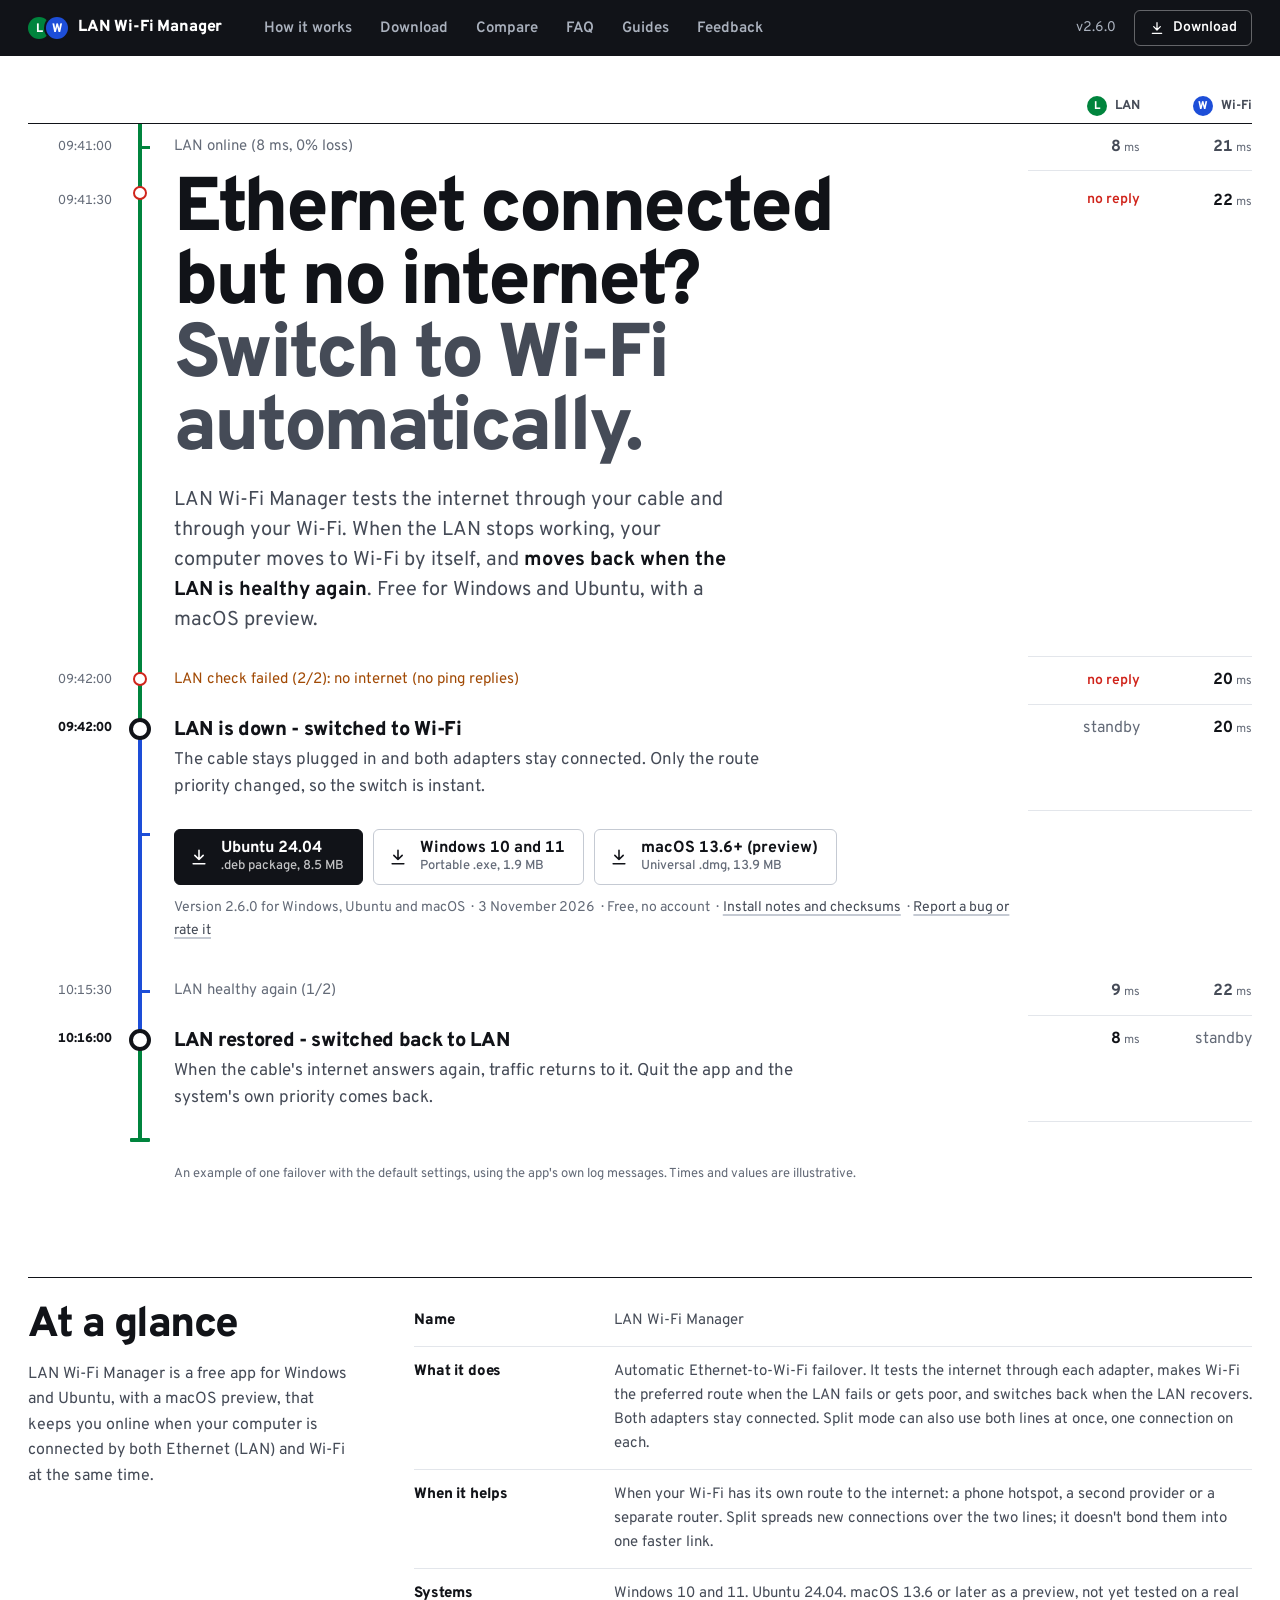
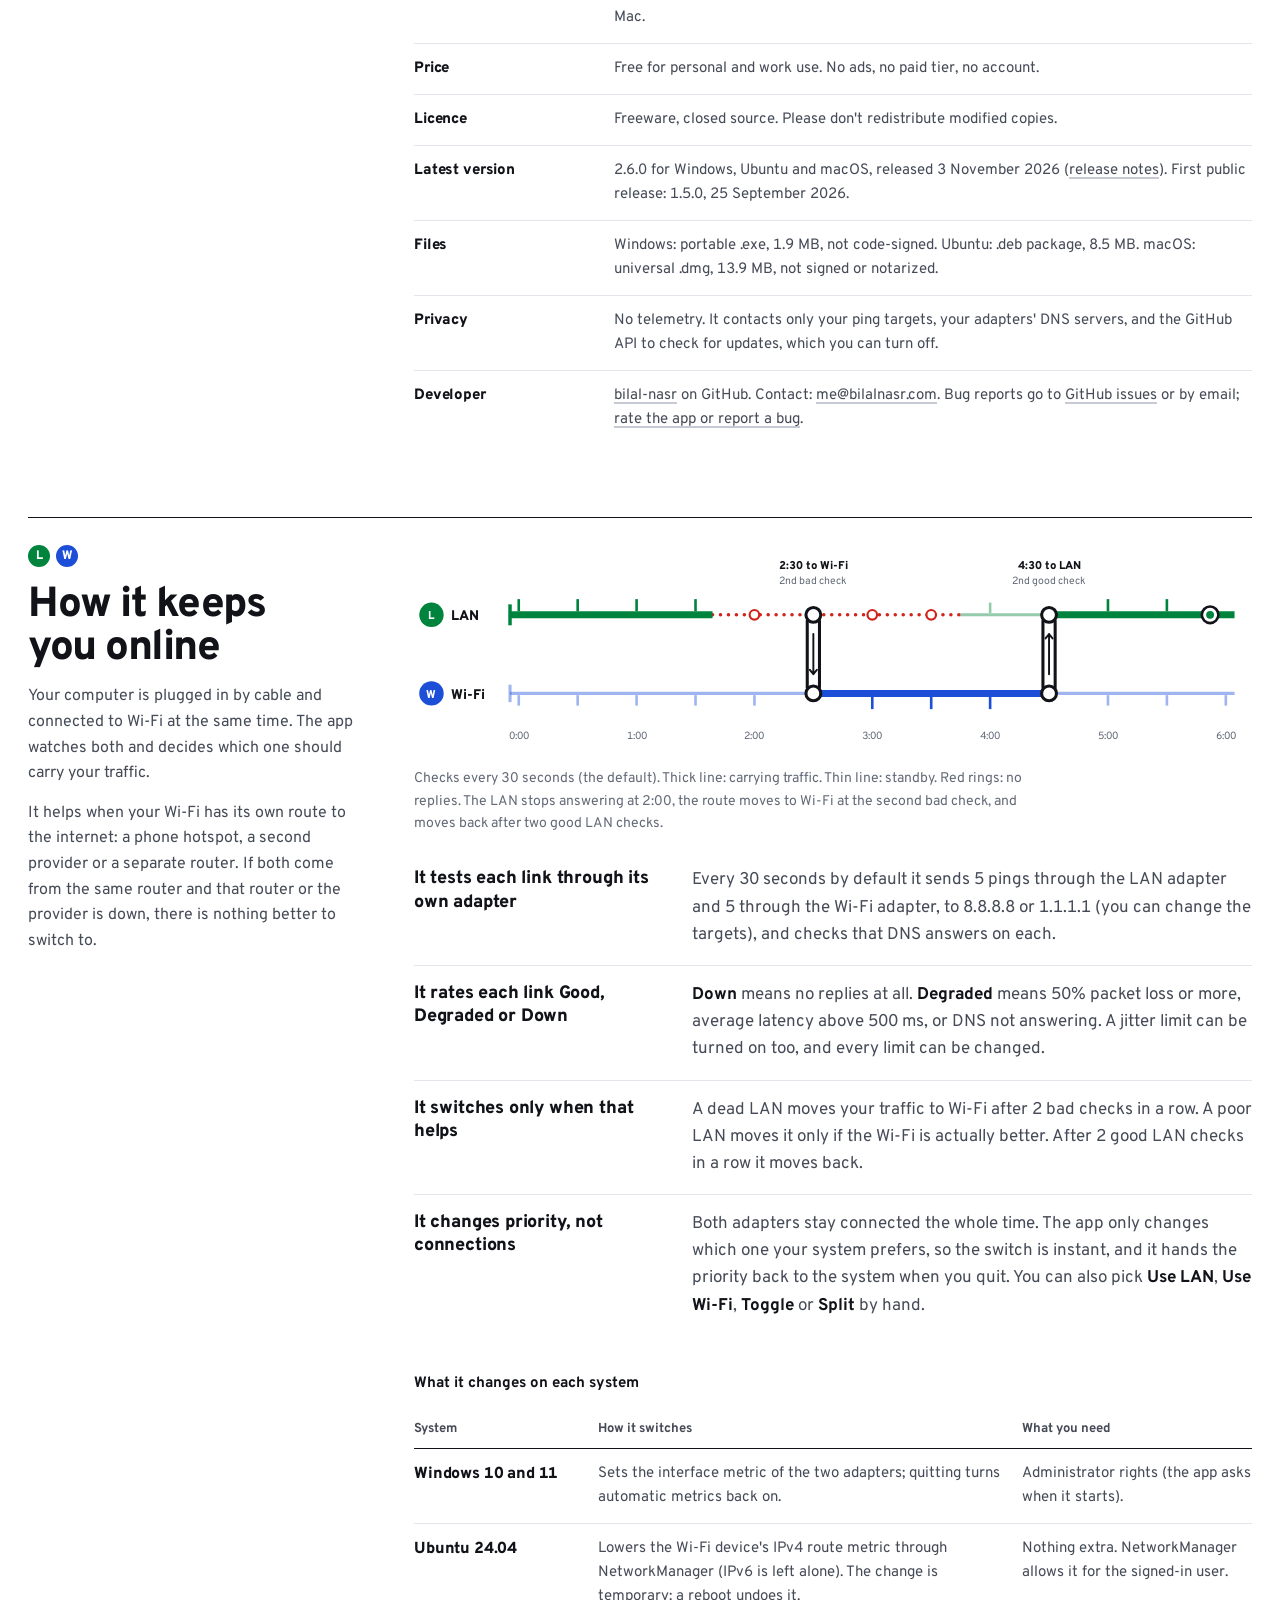
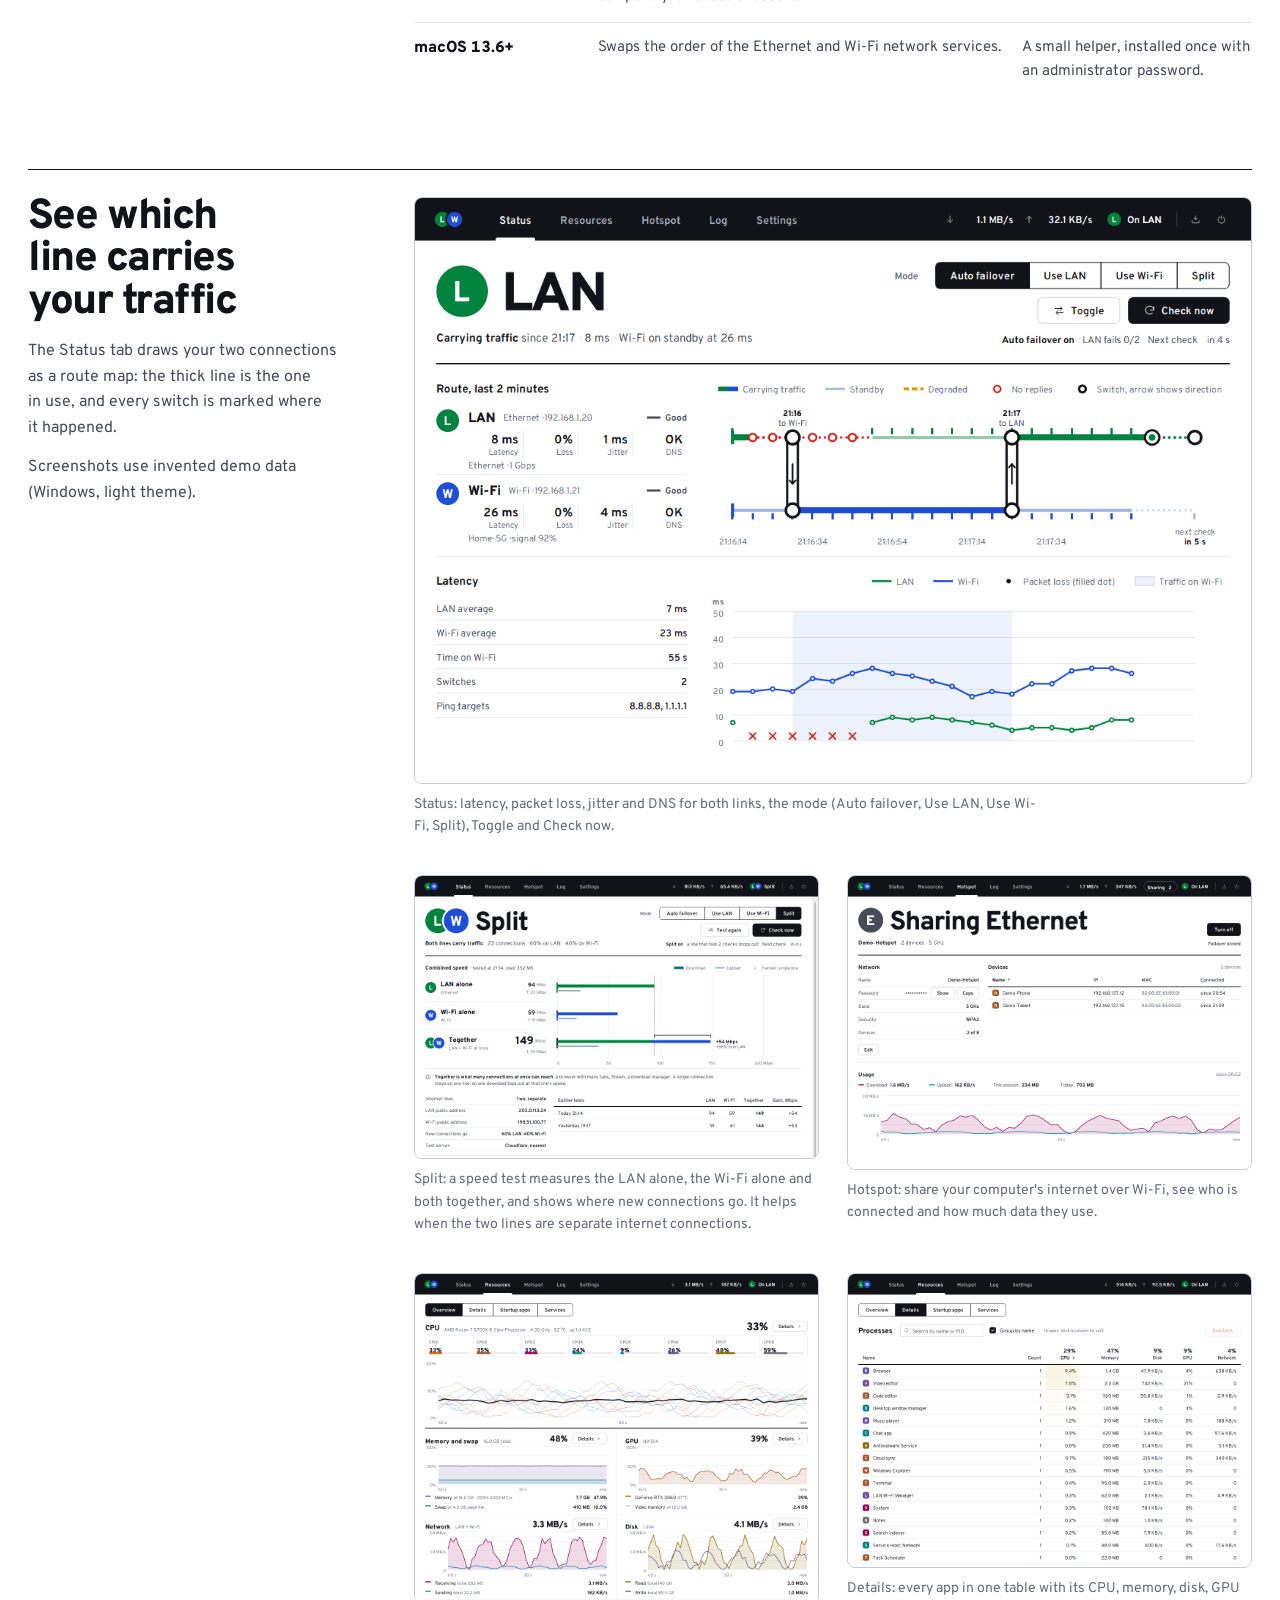
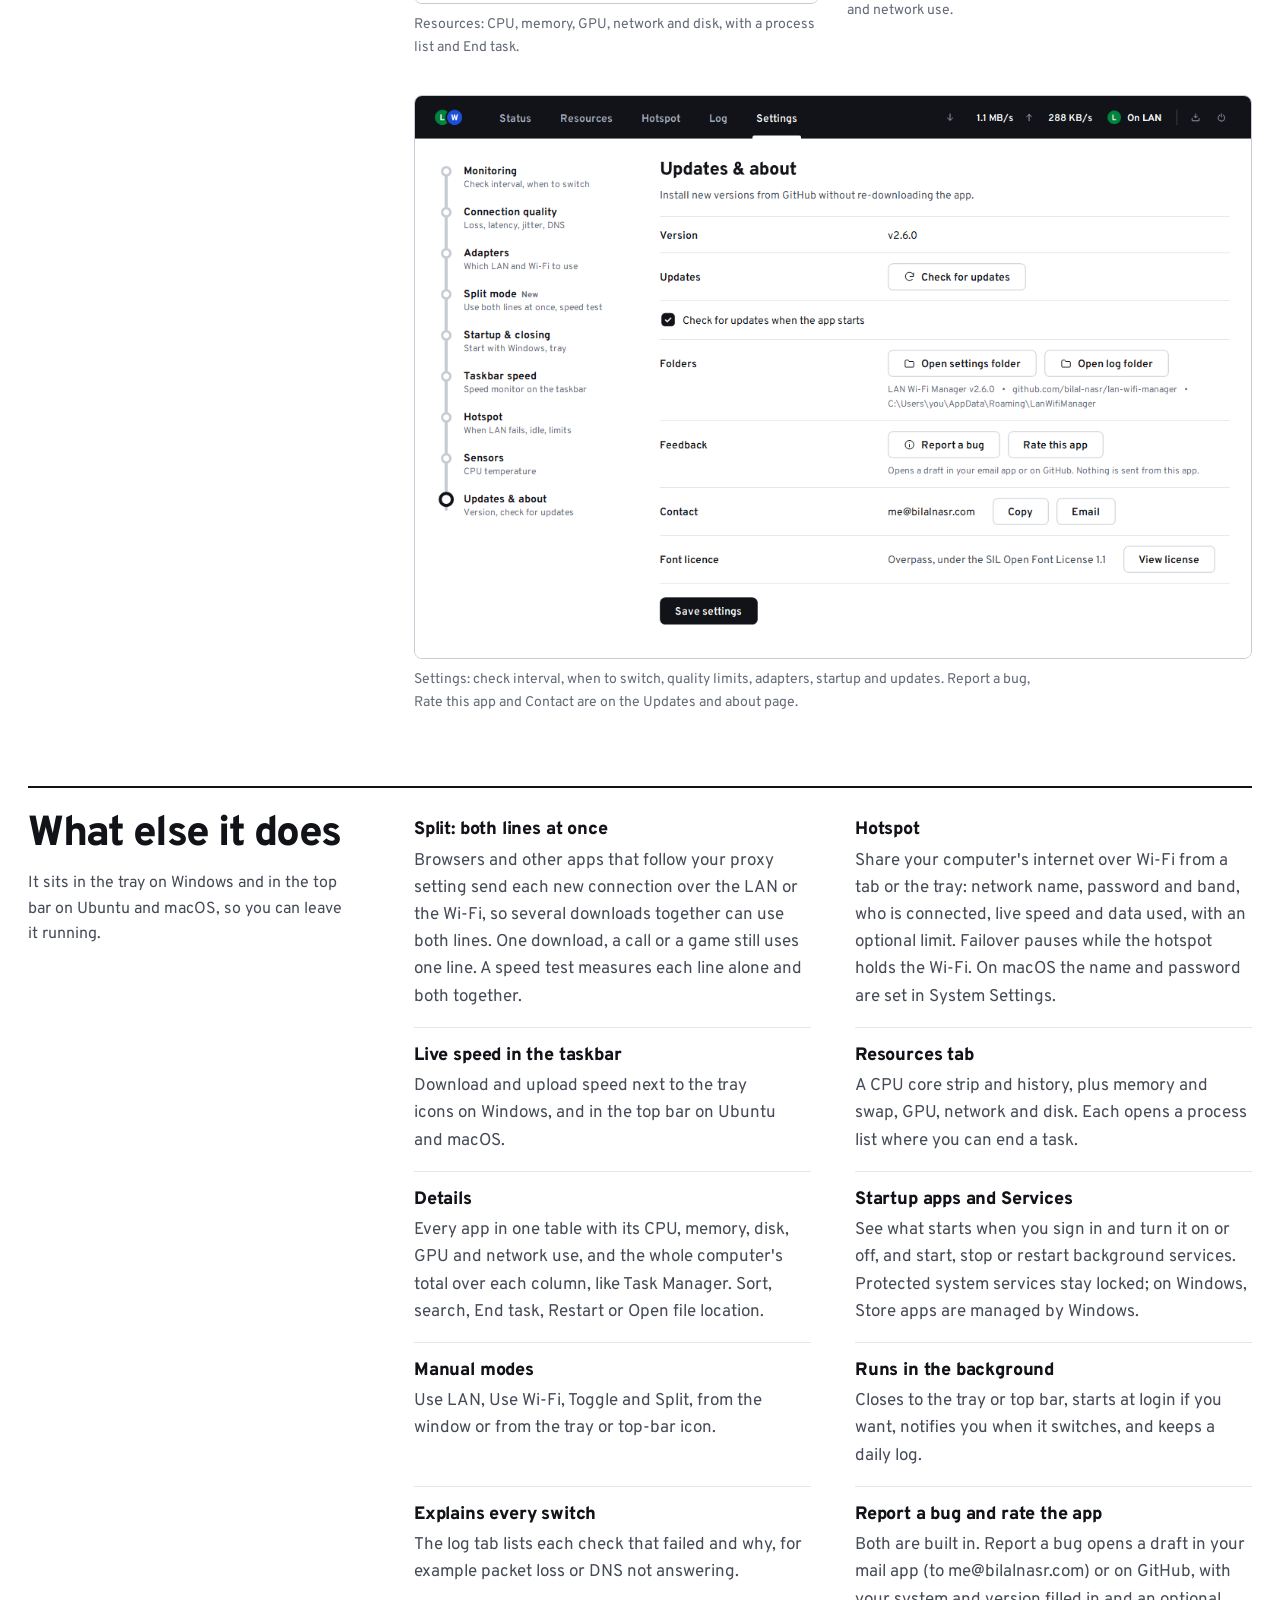
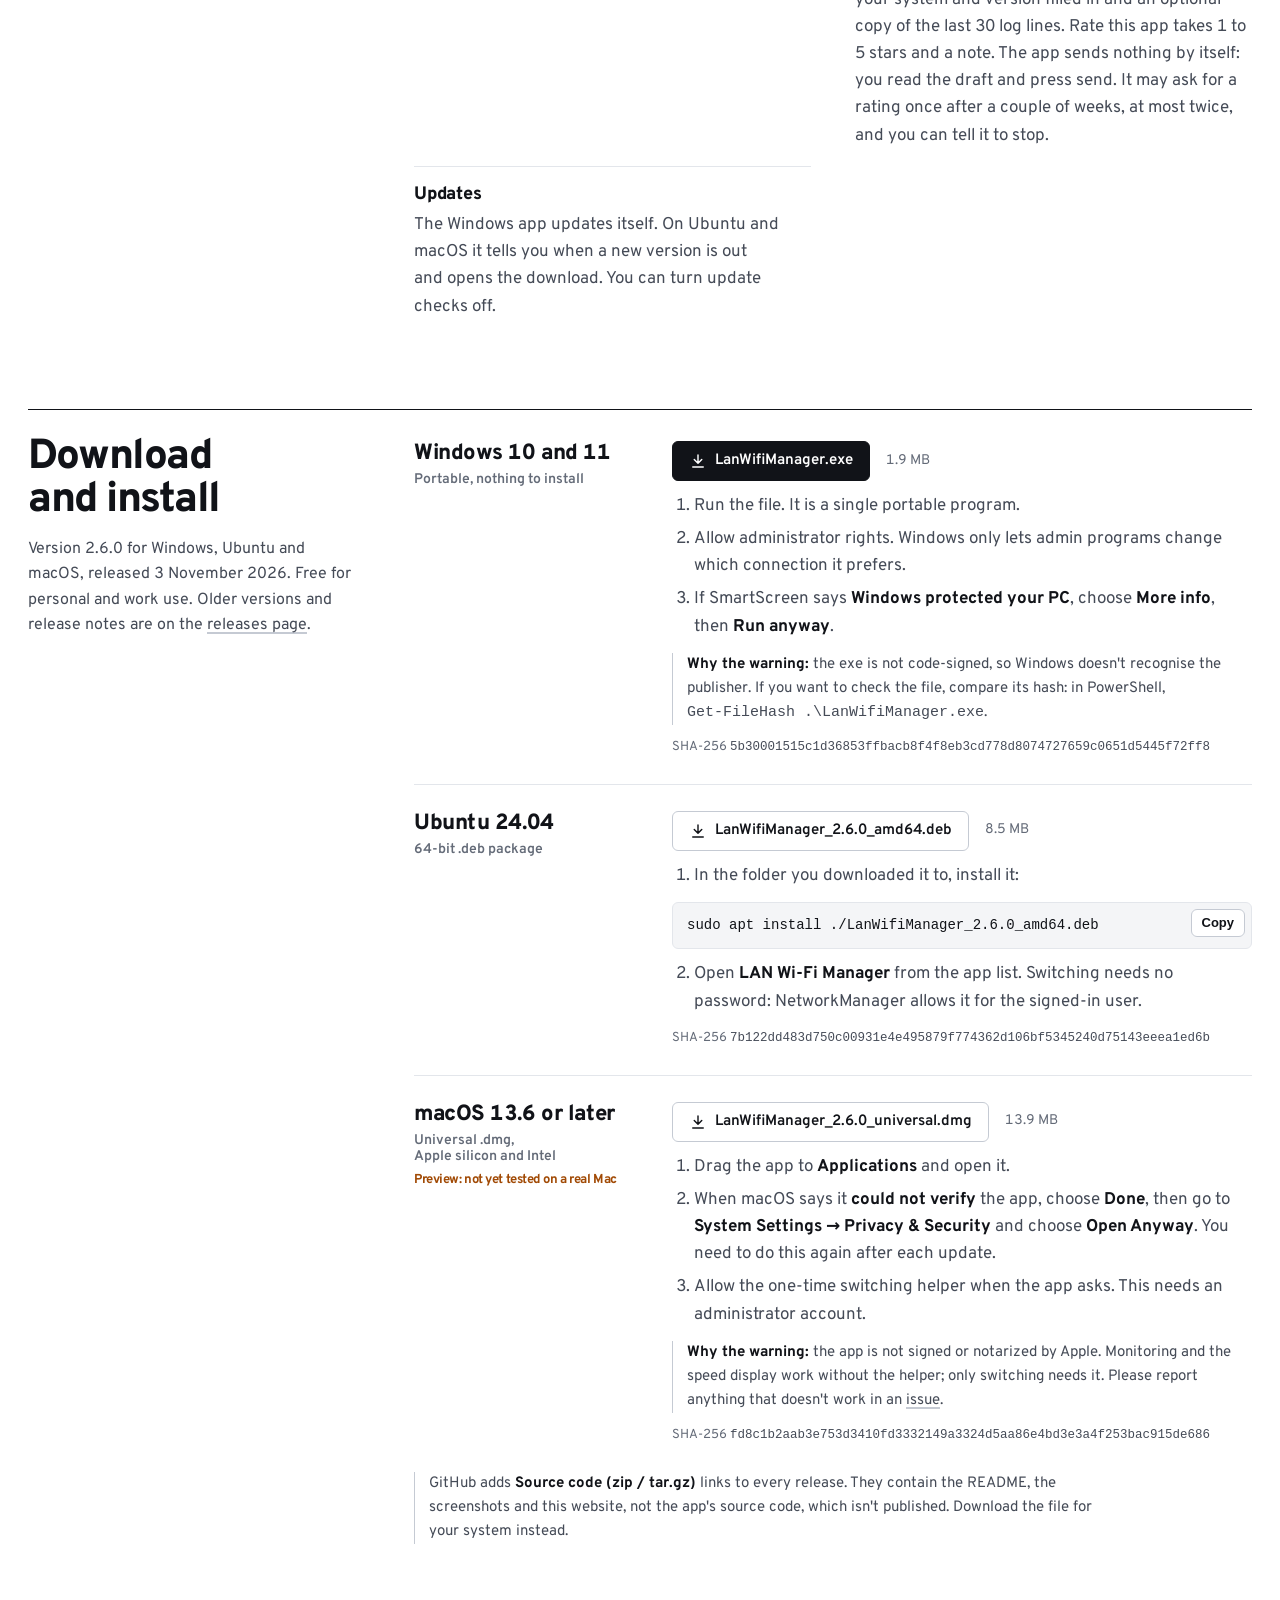
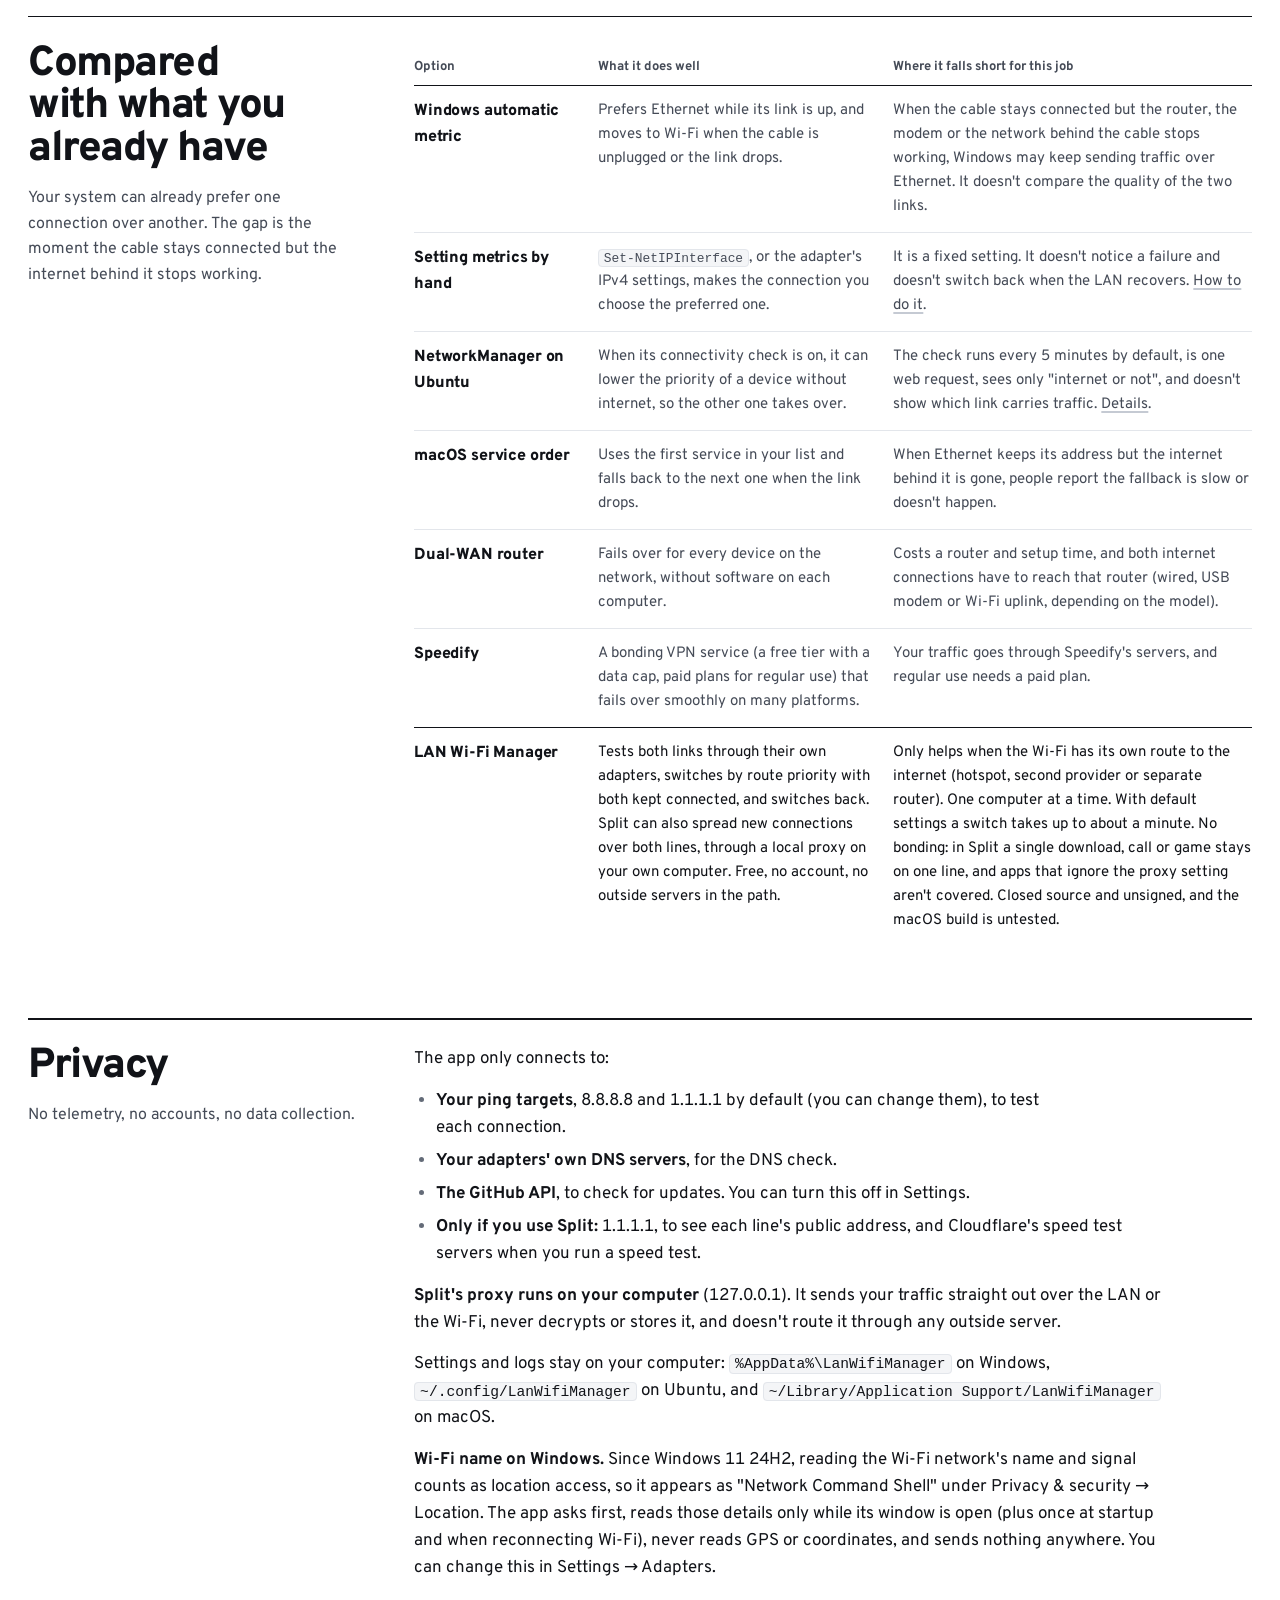
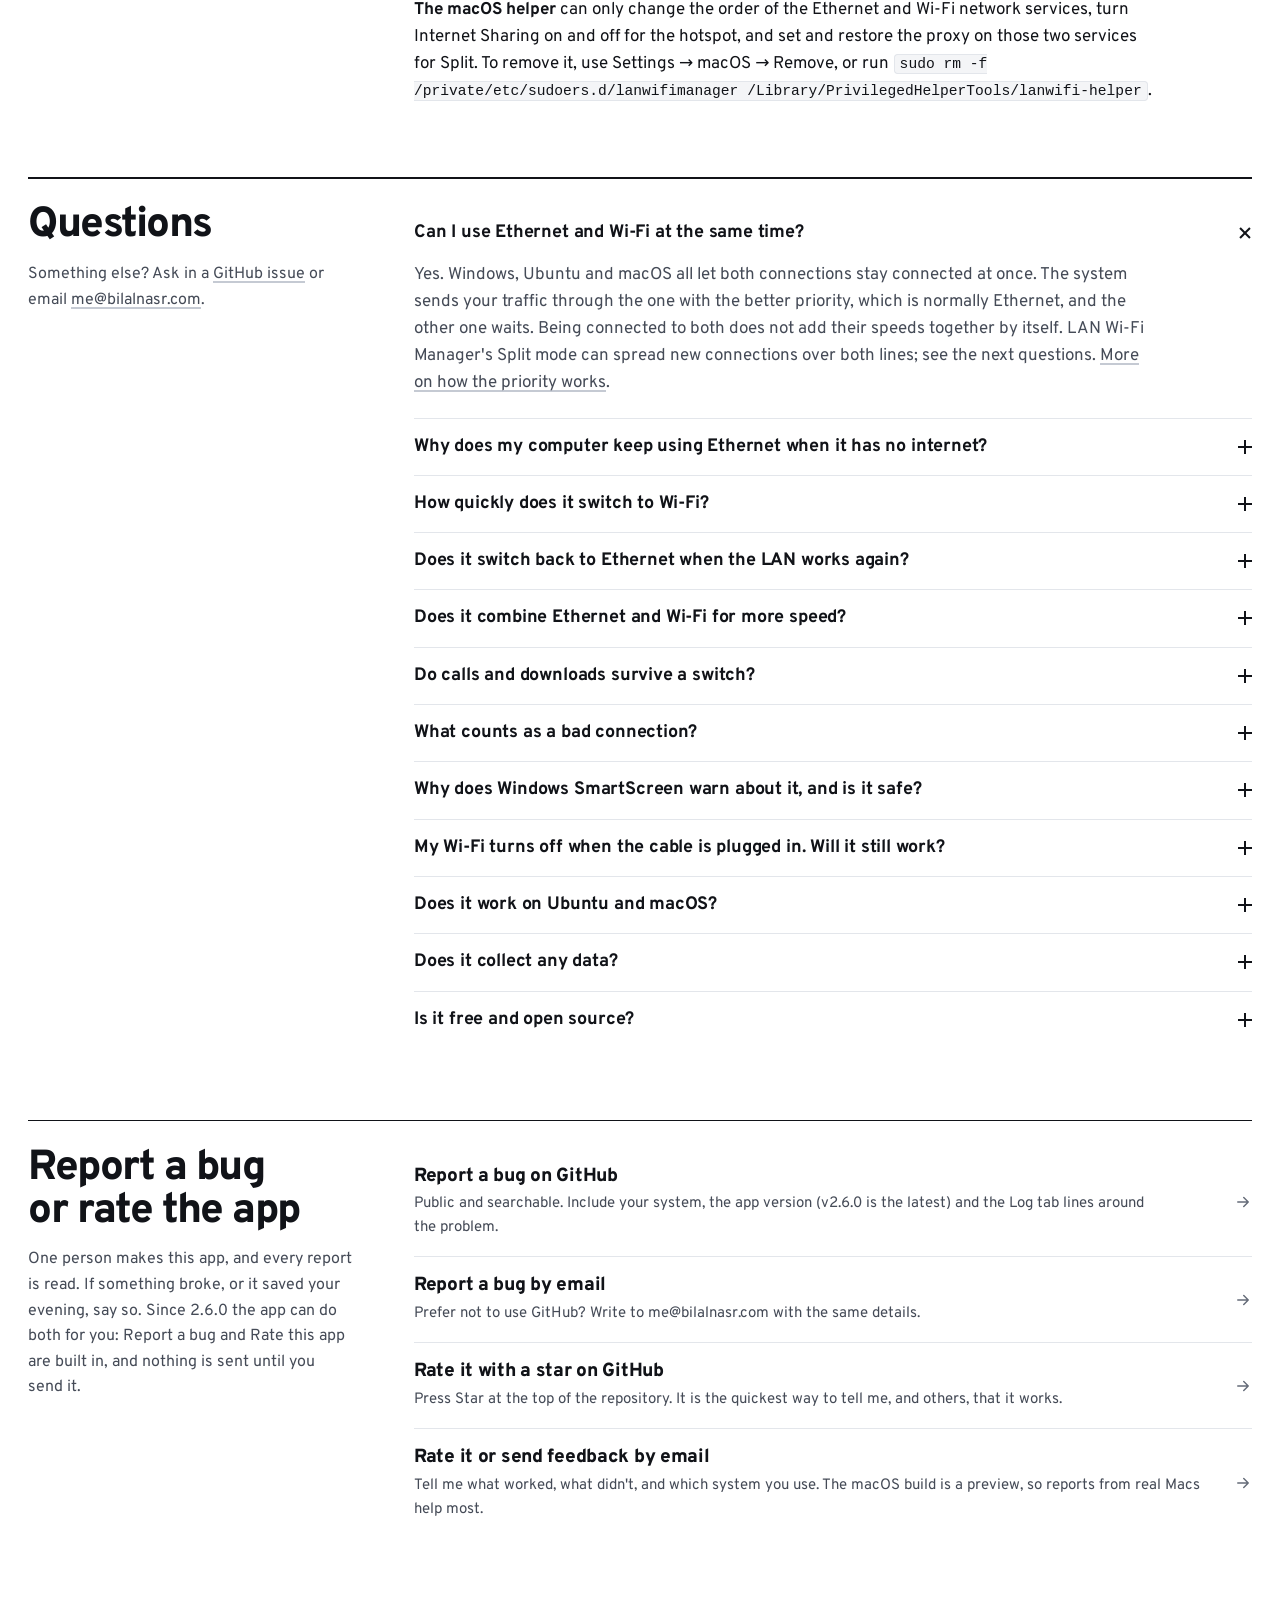
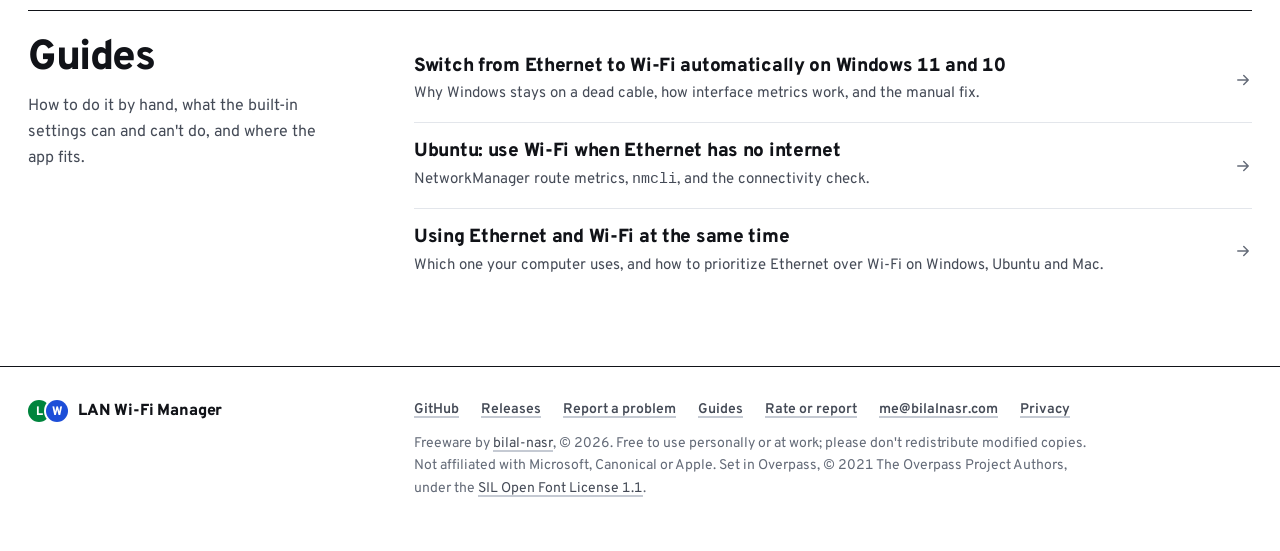
<file: docs/index.html>
<!doctype html>
<html lang="en">
<head>
<meta charset="utf-8">
<meta name="viewport" content="width=device-width, initial-scale=1">
<title>LAN Wi-Fi Manager: Ethernet to Wi-Fi failover, free for Windows and Ubuntu</title>
<meta name="description" content="Ethernet connected but no internet? LAN Wi-Fi Manager moves your traffic to Wi-Fi, then back when the LAN recovers. Free for Windows and Ubuntu, with a macOS preview.">
<link rel="canonical" href="https://lan.bilalnasr.com/">
<meta name="google-site-verification" content="1_C-5LImlubvWwri9gqXDxC5Rlfo2_-Y1RVopJmvQTk">
<meta name="theme-color" content="#111318">
<meta name="color-scheme" content="light dark">
<meta name="author" content="bilal-nasr">
<meta property="og:type" content="website">
<meta property="og:site_name" content="LAN Wi-Fi Manager">
<meta property="og:title" content="LAN Wi-Fi Manager: Ethernet to Wi-Fi failover, free for Windows and Ubuntu">
<meta property="og:description" content="Ethernet connected but no internet? LAN Wi-Fi Manager moves your traffic to Wi-Fi, then back when the LAN recovers. Free for Windows and Ubuntu, with a macOS preview.">
<meta property="og:url" content="https://lan.bilalnasr.com/">
<meta property="og:image" content="https://lan.bilalnasr.com/og-image.png">
<meta property="og:image:width" content="1280">
<meta property="og:image:height" content="640">
<meta property="og:image:alt" content="LAN Wi-Fi Manager route map: traffic moves from the green LAN line to the blue Wi-Fi line and back">
<meta property="og:locale" content="en_US">
<meta name="twitter:card" content="summary_large_image">
<meta name="twitter:title" content="LAN Wi-Fi Manager: Ethernet to Wi-Fi failover, free for Windows and Ubuntu">
<meta name="twitter:description" content="Ethernet connected but no internet? LAN Wi-Fi Manager moves your traffic to Wi-Fi, then back when the LAN recovers. Free for Windows and Ubuntu, with a macOS preview.">
<meta name="twitter:image" content="https://lan.bilalnasr.com/og-image.png">
<meta name="twitter:image:alt" content="LAN Wi-Fi Manager route map: traffic moves from the green LAN line to the blue Wi-Fi line and back">
<link rel="icon" href="favicon.ico" sizes="any">
<link rel="icon" href="assets/icon-32.png" type="image/png" sizes="32x32">
<link rel="apple-touch-icon" href="apple-touch-icon.png">
<link rel="preload" href="fonts/overpass-latin.woff2" as="font" type="font/woff2" crossorigin>
<link rel="stylesheet" href="assets/site.css">
<link rel="alternate" type="text/plain" href="llms-full.txt" title="LAN Wi-Fi Manager: the whole site (home page and guides) as one Markdown file">
<script type="application/ld+json">
{
  "@context": "https://schema.org",
  "@graph": [
    {
      "@type": "Person",
      "@id": "https://lan.bilalnasr.com/#developer",
      "name": "bilal-nasr",
      "url": "https://lan.bilalnasr.com/",
      "email": "me@bilalnasr.com",
      "sameAs": ["https://github.com/bilal-nasr"],
      "contactPoint": { "@type": "ContactPoint", "contactType": "customer support", "email": "me@bilalnasr.com", "availableLanguage": "English" }
    },
    {
      "@type": "WebSite",
      "@id": "https://lan.bilalnasr.com/#website",
      "name": "LAN Wi-Fi Manager",
      "url": "https://lan.bilalnasr.com/",
      "inLanguage": "en",
      "publisher": { "@id": "https://lan.bilalnasr.com/#developer" },
      "about": { "@id": "https://lan.bilalnasr.com/#app" }
    },
    {
      "@type": "SoftwareApplication",
      "@id": "https://lan.bilalnasr.com/#app",
      "name": "LAN Wi-Fi Manager",
      "description": "LAN Wi-Fi Manager is a free app for Windows and Ubuntu, with a macOS preview, that keeps you online when your computer is connected by both Ethernet (LAN) and Wi-Fi at the same time. It tests the internet through each adapter and, when the LAN fails or gets poor, makes Wi-Fi the preferred route, then switches back when the LAN recovers. It helps when your Wi-Fi has its own route to the internet: a phone hotspot, a second provider or a separate router. Its Split mode can also use both lines at once: apps that follow the system proxy setting send each new connection over the LAN or the Wi-Fi, so several connections together can use both, while a single download stays on one line.",
      "url": "https://lan.bilalnasr.com/",
      "sameAs": ["https://github.com/bilal-nasr/lan-wifi-manager"],
      "applicationCategory": "UtilitiesApplication",
      "applicationSubCategory": "Network failover",
      "installUrl": "https://lan.bilalnasr.com/#download",
      "operatingSystem": "Windows 10, Windows 11, Ubuntu 24.04, macOS 13.6 or later",
      "softwareVersion": "2.6.0",
      "datePublished": "2026-09-25",
      "dateModified": "2026-11-03",
      "releaseNotes": "https://github.com/bilal-nasr/lan-wifi-manager/releases/tag/v2.6.0",
      "license": "https://github.com/bilal-nasr/lan-wifi-manager#license",
      "isAccessibleForFree": true,
      "image": "https://lan.bilalnasr.com/og-image.png",
      "screenshot": [
        "https://lan.bilalnasr.com/status.png",
        "https://lan.bilalnasr.com/split.png",
        "https://lan.bilalnasr.com/hotspot.png",
        "https://lan.bilalnasr.com/resources.png",
        "https://lan.bilalnasr.com/details.png",
        "https://lan.bilalnasr.com/settings.png"
      ],
      "downloadUrl": [
        "https://github.com/bilal-nasr/lan-wifi-manager/releases/download/v2.6.0/LanWifiManager.exe",
        "https://github.com/bilal-nasr/lan-wifi-manager/releases/download/v2.6.0/LanWifiManager_2.6.0_amd64.deb",
        "https://github.com/bilal-nasr/lan-wifi-manager/releases/download/v2.6.0/LanWifiManager_2.6.0_universal.dmg"
      ],
      "author": { "@id": "https://lan.bilalnasr.com/#developer" },
      "publisher": { "@id": "https://lan.bilalnasr.com/#developer" },
      "offers": { "@type": "Offer", "price": "0", "priceCurrency": "USD" }
    }
  ]
}
</script>
<script type="application/ld+json">
{
  "@context": "https://schema.org",
  "@type": "FAQPage",
  "mainEntity": [
    { "@type": "Question", "name": "Can I use Ethernet and Wi-Fi at the same time?",
      "acceptedAnswer": { "@type": "Answer", "text": "Yes. Windows, Ubuntu and macOS all let both connections stay connected at once. The system sends your traffic through the one with the better priority, which is normally Ethernet, and the other one waits. Being connected to both does not add their speeds together by itself. LAN Wi-Fi Manager's Split mode can spread new connections over both lines; see the next questions." } },
    { "@type": "Question", "name": "Why does my computer keep using Ethernet when it has no internet?",
      "acceptedAnswer": { "@type": "Answer", "text": "The system ranks connections by their link, not by whether the internet behind them works. While the cable is plugged in and the adapter has an address, Ethernet keeps the better priority, even if the router, the modem or the network behind the cable has stopped working. Windows may show \"No internet\" and still send traffic over Ethernet. LAN Wi-Fi Manager tests the internet through each adapter and moves the priority to Wi-Fi when the LAN stops answering. That helps when your Wi-Fi reaches the internet a different way, such as a phone hotspot, a second provider or a separate router. If both come from the same router and that router or the provider is down, there is nothing better to switch to." } },
    { "@type": "Question", "name": "How quickly does it switch to Wi-Fi?",
      "acceptedAnswer": { "@type": "Answer", "text": "Usually within about a minute of the LAN failing, with the default settings. It checks every 30 seconds and switches after 2 bad checks in a row. In Settings, Monitoring, you can check as often as every 5 seconds and switch after a single bad check. The switch itself is immediate, because the Wi-Fi is already connected." } },
    { "@type": "Question", "name": "Does it switch back to Ethernet when the LAN works again?",
      "acceptedAnswer": { "@type": "Answer", "text": "Yes. In Auto mode it moves back once the LAN has passed 2 good checks in a row (you can change the number), so a flaky cable does not make it bounce back and forth. When you quit, it hands the priority back to the system: on Windows it turns automatic metrics back on (so a metric you had set by hand is not kept), and on Ubuntu and macOS it restores the original order. That happens only while the setting to give the priority back on quit is on, which it is by default." } },
    { "@type": "Question", "name": "Does it combine Ethernet and Wi-Fi for more speed?",
      "acceptedAnswer": { "@type": "Answer", "text": "Partly, in Split mode, and only when the LAN and the Wi-Fi are separate internet connections. Split sets a local proxy on your computer as the system proxy, and sends each new connection from apps that follow that setting, such as browsers, over the LAN or the Wi-Fi, by measured speed or evenly. Several connections together can then use both lines. It is not bonding: a single download, call or game still uses one line, and apps that ignore the proxy setting, VPNs, games and calls keep using the normal route. A built-in speed test shows what each line and both together actually deliver. In Auto mode the app is failover only: one connection at a time." } },
    { "@type": "Question", "name": "Do calls and downloads survive a switch?",
      "acceptedAnswer": { "@type": "Answer", "text": "Not reliably. Failover changes route priority only and does not tunnel traffic. Connections that were open on the dead link usually have to reconnect; it doesn't keep sessions alive the way a bonding VPN can. In Split mode, new connections go to the line that still works, but connections already open on the failed line still drop." } },
    { "@type": "Question", "name": "What counts as a bad connection?",
      "acceptedAnswer": { "@type": "Answer", "text": "A link is Down when none of its pings get a reply, and Degraded at 50% packet loss or more, average latency above 500 ms, or when DNS does not answer through it. A jitter limit can be turned on too. A Down LAN always leads to a switch. A Degraded LAN leads to a switch only when the Wi-Fi is Good. All of these limits can be changed in Settings." } },
    { "@type": "Question", "name": "Why does Windows SmartScreen warn about it, and is it safe?",
      "acceptedAnswer": { "@type": "Answer", "text": "SmartScreen shows \"Windows protected your PC\" because the exe is not code-signed, as it does for most new unsigned programs. Whether to trust it is your call: it is free but closed source, so you are trusting the author; there is no telemetry and it only contacts the addresses listed under Privacy. You can compare the file's SHA-256 hash with the one listed on this page. To run it, choose More info, then Run anyway. The app asks for administrator rights because changing which connection Windows prefers needs them." } },
    { "@type": "Question", "name": "My Wi-Fi turns off when the cable is plugged in. Will it still work?",
      "acceptedAnswer": { "@type": "Answer", "text": "Yes, but switching is instant only when the Wi-Fi is already connected. On Windows, if the Wi-Fi is disconnected when a switch is needed, the app first tries to connect it to your saved network (choose it in Settings, Adapters). Some Wi-Fi drivers have an option such as \"Disable Upon Wired Connect\", and the Windows policy \"Minimize the number of simultaneous connections\" can also keep Wi-Fi disconnected while Ethernet is up; turn those off if you can." } },
    { "@type": "Question", "name": "Does it work on Ubuntu and macOS?",
      "acceptedAnswer": { "@type": "Answer", "text": "Yes on Ubuntu 24.04; on macOS 13.6 or later it is a preview that has not yet been tested on a real Mac. Ubuntu gets a .deb package; it switches through NetworkManager and needs no password for the signed-in user. The macOS build is not signed or notarized, so macOS asks you to allow it under Privacy & Security, and switching needs a small helper that is installed once with an administrator password." } },
    { "@type": "Question", "name": "Does it collect any data?",
      "acceptedAnswer": { "@type": "Answer", "text": "No. There is no telemetry and no account. The app only contacts your ping targets (8.8.8.8 and 1.1.1.1 by default), your adapters' own DNS servers for the DNS check, and the GitHub API to look for updates, which you can turn off. Only if you use Split, it also asks 1.1.1.1 for each line's public address, and its speed test downloads from Cloudflare's speed test servers. Settings and logs stay on your computer." } },
    { "@type": "Question", "name": "Is it free and open source?",
      "acceptedAnswer": { "@type": "Answer", "text": "It is free, but not open source. You can use it at home or at work, with no ads or paid tier. The source code is not published, and the GitHub repository holds only the README, screenshots, this website and releases." } }
  ]
}
</script>
</head>
<body>
<svg width="0" height="0" style="position:absolute" aria-hidden="true" focusable="false">
  <symbol id="i-down" viewBox="0 0 24 24"><path d="M12 4v11M7 10l5 5 5-5M5 20h14"/></symbol>
  <symbol id="i-right" viewBox="0 0 24 24"><path d="M5 12h14M13 6l6 6-6 6"/></symbol>
</svg>
<a class="skip" href="#main">Skip to content</a>

<header class="band">
  <div class="wrap band-in">
    <a class="brand" href="./" aria-label="LAN Wi-Fi Manager, home">
      <span class="brand-mark" aria-hidden="true"><i class="bullet lan">L</i><i class="bullet wifi">W</i></span>
      LAN Wi-Fi Manager
    </a>
    <nav class="nav" aria-label="Main">
      <ul>
        <li><a href="#how-it-works">How it works</a></li>
        <li><a href="#download">Download</a></li>
        <li class="nav-opt"><a href="#compare">Compare</a></li>
        <li><a href="#faq">FAQ</a></li>
        <li><a href="guides/">Guides</a></li>
        <li class="nav-opt"><a href="#feedback">Feedback</a></li>
      </ul>
    </nav>
    <div class="band-right">
      <span class="ver">v2.6.0</span>
      <a class="band-cta" href="#download"><svg class="icon" aria-hidden="true"><use href="#i-down"/></svg>Download</a>
    </div>
  </div>
</header>

<main id="main">
  <section class="hero" aria-labelledby="title">
    <div class="wrap">
      <div class="log">
        <div class="log-head" aria-hidden="true">
          <span class="pad"></span><span class="pad"></span><span class="pad"></span>
          <span class="colh"><i class="bullet lan">L</i>LAN</span>
          <span class="colh"><i class="bullet wifi">W</i>Wi-Fi</span>
        </div>

        <div class="row note mobile-hide" aria-hidden="true">
          <span class="t">09:41<span class="s">:00</span></span><span class="spine" style="--i:0"></span>
          <p class="msg">LAN online (8 ms, 0% loss)</p>
          <span class="m">8<em>ms</em></span><span class="m">21<em>ms</em></span>
        </div>

        <div class="row down lead">
          <span class="t" aria-hidden="true">09:41<span class="s">:30</span></span><span class="spine" style="--i:1"></span>
          <div class="msg">
            <h1 id="title">Ethernet connected but no internet? <span class="tail">Switch to <span class="nw">Wi-Fi</span> automatically.</span></h1>
            <p class="lede">LAN Wi-Fi Manager tests the internet through your cable and through your Wi-Fi. When the LAN stops working, your computer moves to Wi-Fi by itself, and <b>moves back when the LAN is healthy again</b>. Free for Windows and Ubuntu, with a macOS preview.</p>
          </div>
          <span class="m no" aria-hidden="true">no reply</span><span class="m" aria-hidden="true">22<em>ms</em></span>
        </div>

        <div class="row warn down" aria-hidden="true">
          <span class="t">09:42<span class="s">:00</span></span><span class="spine" style="--i:2"></span>
          <p class="msg">LAN check failed (2/2): no internet (no ping replies)</p>
          <span class="m no">no reply</span><span class="m">20<em>ms</em></span>
        </div>

        <div class="row switch to-wifi on-wifi">
          <span class="t" aria-hidden="true">09:42<span class="s">:00</span></span><span class="spine" style="--i:3"></span>
          <div class="msg">
            <strong>LAN is down - switched to Wi-Fi</strong>
            <p>The cable stays plugged in and both adapters stay connected. Only the route priority changed, so the switch is instant.</p>
          </div>
          <span class="m idle" aria-hidden="true">standby</span><span class="m" aria-hidden="true">20<em>ms</em></span>
        </div>

        <div class="row cta on-wifi">
          <span class="t"></span><span class="spine" style="--i:4"></span>
          <div class="msg">
            <div class="get" aria-label="Download the latest version" role="group">
              <a class="btn primary" data-os="win" href="https://github.com/bilal-nasr/lan-wifi-manager/releases/download/v2.6.0/LanWifiManager.exe">
                <svg class="icon" aria-hidden="true"><use href="#i-down"/></svg>
                <span><b>Windows 10 and 11</b><small>Portable .exe, 1.9 MB</small></span>
              </a>
              <a class="btn" data-os="linux" href="https://github.com/bilal-nasr/lan-wifi-manager/releases/download/v2.6.0/LanWifiManager_2.6.0_amd64.deb">
                <svg class="icon" aria-hidden="true"><use href="#i-down"/></svg>
                <span><b>Ubuntu 24.04</b><small>.deb package, 8.5 MB</small></span>
              </a>
              <a class="btn" data-os="mac" href="https://github.com/bilal-nasr/lan-wifi-manager/releases/download/v2.6.0/LanWifiManager_2.6.0_universal.dmg">
                <svg class="icon" aria-hidden="true"><use href="#i-down"/></svg>
                <span><b>macOS 13.6+ (preview)</b><small>Universal .dmg, 13.9 MB</small></span>
              </a>
            </div>
            <p class="get-meta">Version 2.6.0 for Windows, Ubuntu and macOS<span class="dot" aria-hidden="true">·</span>3 November 2026<span class="dot" aria-hidden="true">·</span>Free, no account<span class="dot" aria-hidden="true">·</span><a href="#download">Install notes and checksums</a><span class="dot" aria-hidden="true">·</span><a href="#feedback">Report a bug or rate it</a></p>
          </div>
          <span class="m" aria-hidden="true"></span><span class="m" aria-hidden="true"></span>
        </div>

        <div class="row note on-wifi mobile-hide" aria-hidden="true">
          <span class="t">10:15<span class="s">:30</span></span><span class="spine" style="--i:5"></span>
          <p class="msg">LAN healthy again (1/2)</p>
          <span class="m">9<em>ms</em></span><span class="m">22<em>ms</em></span>
        </div>

        <div class="row switch to-lan">
          <span class="t" aria-hidden="true">10:16<span class="s">:00</span></span><span class="spine" style="--i:6"></span>
          <div class="msg">
            <strong>LAN restored - switched back to LAN</strong>
            <p>When the cable's internet answers again, traffic returns to it. Quit the app and the system's own priority comes back.</p>
          </div>
          <span class="m" aria-hidden="true">8<em>ms</em></span><span class="m idle" aria-hidden="true">standby</span>
        </div>
        <div class="row end" aria-hidden="true"><span class="t"></span><span class="spine" style="--i:7"></span><span class="msg"></span><span class="m"></span><span class="m"></span></div>
      </div>
      <p class="hero-foot">An example of one failover with the default settings, using the app's own log messages. Times and values are illustrative.</p>
    </div>
  </section>

  <section class="section" id="at-a-glance" aria-labelledby="h-glance">
    <div class="wrap board">
      <header>
        <h2 id="h-glance">At a glance</h2>
        <p>LAN Wi-Fi Manager is a free app for Windows and Ubuntu, with a macOS preview, that keeps you online when your computer is connected by both Ethernet (LAN) and Wi-Fi at the same time.</p>
      </header>
      <div class="board-body">
        <table class="table glance" aria-labelledby="h-glance">
          <tbody>
            <tr><th scope="row">Name</th><td>LAN Wi-Fi Manager</td></tr>
            <tr><th scope="row">What it does</th><td>Automatic Ethernet-to-Wi-Fi failover. It tests the internet through each adapter, makes Wi-Fi the preferred route when the LAN fails or gets poor, and switches back when the LAN recovers. Both adapters stay connected. Split mode can also use both lines at once, one connection on each.</td></tr>
            <tr><th scope="row">When it helps</th><td>When your Wi-Fi has its own route to the internet: a phone hotspot, a second provider or a separate router. Split spreads new connections over the two lines; it doesn't bond them into one faster link.</td></tr>
            <tr><th scope="row">Systems</th><td>Windows 10 and 11. Ubuntu 24.04. macOS 13.6 or later as a preview, not yet tested on a real Mac.</td></tr>
            <tr><th scope="row">Price</th><td>Free for personal and work use. No ads, no paid tier, no account.</td></tr>
            <tr><th scope="row">Licence</th><td>Freeware, closed source. Please don't redistribute modified copies.</td></tr>
            <tr><th scope="row">Latest version</th><td>2.6.0 for Windows, Ubuntu and macOS, released <time datetime="2026-11-03">3 November 2026</time> (<a href="https://github.com/bilal-nasr/lan-wifi-manager/releases/tag/v2.6.0">release notes</a>). First public release: 1.5.0, <time datetime="2026-09-25">25 September 2026</time>.</td></tr>
            <tr><th scope="row">Files</th><td>Windows: portable .exe, 1.9 MB, not code-signed. Ubuntu: .deb package, 8.5 MB. macOS: universal .dmg, 13.9 MB, not signed or notarized.</td></tr>
            <tr><th scope="row">Privacy</th><td>No telemetry. It contacts only your ping targets, your adapters' DNS servers, and the GitHub API to check for updates, which you can turn off.</td></tr>
            <tr><th scope="row">Developer</th><td><a href="https://github.com/bilal-nasr">bilal-nasr</a> on GitHub. Contact: <a href="mailto:me@bilalnasr.com">me@bilalnasr.com</a>. Bug reports go to <a href="https://github.com/bilal-nasr/lan-wifi-manager/issues">GitHub issues</a> or by email; <a href="#feedback">rate the app or report a bug</a>.</td></tr>
          </tbody>
        </table>
      </div>
    </div>
  </section>

  <section class="section" id="how-it-works" aria-labelledby="h-how">
    <div class="wrap board">
      <header>
        <div class="bullets" aria-hidden="true"><i class="bullet lan">L</i><i class="bullet wifi">W</i></div>
        <h2 id="h-how">How it keeps you online</h2>
        <p>Your computer is plugged in by cable and connected to Wi-Fi at the same time. The app watches both and decides which one should carry your traffic.</p>
        <p>It helps when your Wi-Fi has its own route to the internet: a phone hotspot, a second provider or a separate router. If both come from the same router and that router or the provider is down, there is nothing better to switch to.</p>
      </header>
      <div class="board-body">
        <figure class="strip">
          <div class="strip-scroll" tabindex="0" role="region" aria-label="Route map example, scrolls sideways on small screens">
          <svg viewBox="0 0 960 240" role="img" aria-labelledby="strip-t strip-d">
            <title id="strip-t">Route map of a failover</title>
            <desc id="strip-d">Two horizontal lines, LAN in green on top and Wi-Fi in blue below, with a check every 30 seconds. Traffic runs on LAN until the LAN stops replying at 2:00. After the second failed check, at 2:30, a vertical interchange moves traffic down to Wi-Fi. The LAN answers again at 4:00, and after its second good check, at 4:30, traffic moves back up to LAN.</desc>
            <g aria-hidden="true">
              <!-- line names -->
              <circle class="bl" cx="20" cy="80" r="14"/><text class="bi" x="20" y="85" text-anchor="middle">L</text>
              <text class="name" x="42" y="86">LAN</text>
              <circle class="bw" cx="20" cy="170" r="14"/><text class="bi" x="20" y="175" text-anchor="middle">W</text>
              <text class="name" x="42" y="176">Wi-Fi</text>
              <!-- standby tracks -->
              <line class="wifi-stb" x1="110" y1="170" x2="457.5" y2="170" stroke-width="3.5"/>
              <line class="wifi-stb" x1="727.5" y1="170" x2="940" y2="170" stroke-width="3.5"/>
              <line class="lan-stb" x1="626" y1="80" x2="727.5" y2="80" stroke-width="3.5"/>
              <!-- the LAN with no replies -->
              <line class="down-trk" x1="342" y1="80" x2="626" y2="80" stroke-width="4" stroke-linecap="round" stroke-dasharray="0.1 9"/>
              <!-- running lines -->
              <line class="lan-run" x1="110" y1="80" x2="342" y2="80" stroke-width="8"/>
              <line class="wifi-run" x1="457.5" y1="170" x2="727.5" y2="170" stroke-width="8"/>
              <line class="lan-run" x1="727.5" y1="80" x2="940" y2="80" stroke-width="8"/>
              <!-- termini -->
              <line class="lan-run" x1="110" y1="68" x2="110" y2="92" stroke-width="4"/>
              <line class="wifi-stb" x1="110" y1="160" x2="110" y2="180" stroke-width="3.5"/>
              <!-- stations: LAN ticks above, Wi-Fi ticks below -->
              <g class="tick-lan" stroke-width="3">
                <line x1="120" y1="62" x2="120" y2="76"/><line x1="187.5" y1="62" x2="187.5" y2="76"/><line x1="255" y1="62" x2="255" y2="76"/><line x1="322.5" y1="62" x2="322.5" y2="76"/>
                <line x1="795" y1="62" x2="795" y2="76"/><line x1="862.5" y1="62" x2="862.5" y2="76"/>
              </g>
              <g class="tick-lan" stroke-width="3" opacity=".42"><line x1="660" y1="66" x2="660" y2="78"/></g>
              <g class="tick-wifi" stroke-width="3" opacity=".42">
                <line x1="120" y1="172" x2="120" y2="184"/><line x1="187.5" y1="172" x2="187.5" y2="184"/><line x1="255" y1="172" x2="255" y2="184"/><line x1="322.5" y1="172" x2="322.5" y2="184"/><line x1="390" y1="172" x2="390" y2="184"/>
                <line x1="795" y1="172" x2="795" y2="184"/><line x1="862.5" y1="172" x2="862.5" y2="184"/><line x1="930" y1="172" x2="930" y2="184"/>
              </g>
              <g class="tick-wifi" stroke-width="3">
                <line x1="525" y1="174" x2="525" y2="188"/><line x1="592.5" y1="174" x2="592.5" y2="188"/><line x1="660" y1="174" x2="660" y2="188"/>
              </g>
              <!-- no replies -->
              <g class="ring-down" stroke-width="2.5">
                <circle cx="390" cy="80" r="5.5"/><circle cx="525" cy="80" r="5.5"/><circle cx="592.5" cy="80" r="5.5"/>
              </g>
              <!-- interchanges -->
              <rect class="cap" x="450.5" y="80" width="14" height="90" rx="7" stroke-width="3.5"/>
              <path d="M457.5 102V148M453.5 143l4 5 4-5" fill="none" stroke="currentColor" class="arrow" stroke-width="2.2" stroke-linecap="round" stroke-linejoin="round" style="color:var(--ink)"/>
              <circle class="ring-x" cx="457.5" cy="80" r="8.5" stroke-width="3.5"/>
              <circle class="ring-x" cx="457.5" cy="170" r="8.5" stroke-width="3.5"/>
              <rect class="cap" x="720.5" y="80" width="14" height="90" rx="7" stroke-width="3.5"/>
              <path d="M727.5 148V102M723.5 107l4-5 4 5" fill="none" stroke="currentColor" stroke-width="2.2" stroke-linecap="round" stroke-linejoin="round" style="color:var(--ink)"/>
              <circle class="ring-x" cx="727.5" cy="80" r="8.5" stroke-width="3.5"/>
              <circle class="ring-x" cx="727.5" cy="170" r="8.5" stroke-width="3.5"/>
              <!-- the train, heading for the next check -->
              <circle class="train-o" cx="912" cy="80" r="9.5" stroke-width="3"/>
              <circle class="train-i" cx="912" cy="80" r="4.5"/>
              <!-- labels -->
              <text class="lbl" x="457.5" y="28" text-anchor="middle">2:30 to Wi-Fi</text>
              <text class="lbl2" x="457.5" y="45" text-anchor="middle">2nd bad check</text>
              <text class="lbl" x="727.5" y="28" text-anchor="middle">4:30 to LAN</text>
              <text class="lbl2" x="727.5" y="45" text-anchor="middle">2nd good check</text>
              <!-- time axis -->
              <g class="axis" text-anchor="middle">
                <text x="120" y="222">0:00</text><text x="255" y="222">1:00</text><text x="390" y="222">2:00</text><text x="525" y="222">3:00</text><text x="660" y="222">4:00</text><text x="795" y="222">5:00</text><text x="930" y="222">6:00</text>
              </g>
            </g>
          </svg>
          </div>
          <figcaption>Checks every 30 seconds (the default). Thick line: carrying traffic. Thin line: standby. Red rings: no replies. The LAN stops answering at 2:00, the route moves to Wi-Fi at the second bad check, and moves back after two good LAN checks.</figcaption>
        </figure>

        <dl class="facts">
          <div>
            <dt>It tests each link through its own adapter</dt>
            <dd>Every 30 seconds by default it sends 5 pings through the LAN adapter and 5 through the Wi-Fi adapter, to 8.8.8.8 or 1.1.1.1 (you can change the targets), and checks that DNS answers on each.</dd>
          </div>
          <div>
            <dt>It rates each link Good, Degraded or Down</dt>
            <dd><b>Down</b> means no replies at all. <b>Degraded</b> means 50% packet loss or more, average latency above 500 ms, or DNS not answering. A jitter limit can be turned on too, and every limit can be changed.</dd>
          </div>
          <div>
            <dt>It switches only when that helps</dt>
            <dd>A dead LAN moves your traffic to Wi-Fi after 2 bad checks in a row. A poor LAN moves it only if the Wi-Fi is actually better. After 2 good LAN checks in a row it moves back.</dd>
          </div>
          <div>
            <dt>It changes priority, not connections</dt>
            <dd>Both adapters stay connected the whole time. The app only changes which one your system prefers, so the switch is instant, and it hands the priority back to the system when you quit. You can also pick <b>Use LAN</b>, <b>Use Wi-Fi</b>, <b>Toggle</b> or <b>Split</b> by hand.</dd>
          </div>
        </dl>

        <table class="table stack mech">
          <caption>What it changes on each system</caption>
          <thead><tr><th scope="col">System</th><th scope="col">How it switches</th><th scope="col">What you need</th></tr></thead>
          <tbody>
            <tr><th scope="row">Windows 10 and 11</th><td data-h="How it switches">Sets the interface metric of the two adapters; quitting turns automatic metrics back on.</td><td data-h="What you need">Administrator rights (the app asks when it starts).</td></tr>
            <tr><th scope="row">Ubuntu 24.04</th><td data-h="How it switches">Lowers the Wi-Fi device's IPv4 route metric through NetworkManager (IPv6 is left alone). The change is temporary: a reboot undoes it.</td><td data-h="What you need">Nothing extra. NetworkManager allows it for the signed-in user.</td></tr>
            <tr><th scope="row">macOS 13.6+</th><td data-h="How it switches">Swaps the order of the Ethernet and Wi-Fi network services.</td><td data-h="What you need">A small helper, installed once with an administrator password.</td></tr>
          </tbody>
        </table>
      </div>
    </div>
  </section>

  <section class="section" id="screens" aria-labelledby="h-screens">
    <div class="wrap board">
      <header>
        <h2 id="h-screens">See which line carries your traffic</h2>
        <p>The Status tab draws your two connections as a route map: the thick line is the one in use, and every switch is marked where it happened.</p>
        <p>Screenshots use invented demo data (Windows, light theme).</p>
      </header>
      <div class="board-body shots">
        <figure class="shot wide">
          <a class="shot-link" href="status.png"><img src="status.png" width="1100" height="770" loading="lazy" decoding="async" alt="Status tab in Auto failover: the app is on LAN, switched to Wi-Fi when LAN stopped answering, then back, with the route timeline and latency chart."></a>
          <figcaption>Status: latency, packet loss, jitter and DNS for both links, the mode (Auto failover, Use LAN, Use Wi-Fi, Split), Toggle and Check now.</figcaption>
        </figure>
        <figure class="shot">
          <a class="shot-link" href="split.png"><img src="split.png" width="1100" height="772" loading="lazy" decoding="async" alt="Status tab in Split mode: LAN alone 94 Mbps, Wi-Fi alone 59 Mbps, and both together 149 Mbps in the combined speed board, with each line's public address and share of new connections."></a>
          <figcaption>Split: a speed test measures the LAN alone, the Wi-Fi alone and both together, and shows where new connections go. It helps when the two lines are separate internet connections.</figcaption>
        </figure>
        <figure class="shot">
          <a class="shot-link" href="hotspot.png"><img src="hotspot.png" width="1100" height="800" loading="lazy" decoding="async" alt="Hotspot tab sharing the Ethernet connection to two connected devices, with the network name, band, device list and a live usage chart."></a>
          <figcaption>Hotspot: share your computer's internet over Wi-Fi, see who is connected and how much data they use.</figcaption>
        </figure>
        <figure class="shot">
          <a class="shot-link" href="resources.png"><img src="resources.png" width="1100" height="900" loading="lazy" decoding="async" alt="Resources tab, Overview: CPU with per-core lines, memory and swap, GPU, network and disk graphs."></a>
          <figcaption>Resources: CPU, memory, GPU, network and disk, with a process list and End task.</figcaption>
        </figure>
        <figure class="shot">
          <a class="shot-link" href="details.png"><img src="details.png" width="1100" height="800" loading="lazy" decoding="async" alt="Resources tab, Details: a Task Manager-style process list with CPU, memory, disk, GPU and network columns, grouped by app."></a>
          <figcaption>Details: every app in one table with its CPU, memory, disk, GPU and network use.</figcaption>
        </figure>
        <figure class="shot wide">
          <a class="shot-link" href="settings.png"><img src="settings.png" width="1100" height="740" loading="lazy" decoding="async" alt="Settings, Updates and about page with the version, update check, Report a bug, Rate this app and Contact buttons."></a>
          <figcaption>Settings: check interval, when to switch, quality limits, adapters, startup and updates. Report a bug, Rate this app and Contact are on the Updates and about page.</figcaption>
        </figure>
      </div>
    </div>
  </section>

  <section class="section" id="features" aria-labelledby="h-features">
    <div class="wrap board">
      <header>
        <h2 id="h-features">What else it does</h2>
        <p>It sits in the tray on Windows and in the top bar on Ubuntu and macOS, so you can leave it running.</p>
      </header>
      <dl class="board-body facts two">
        <div><dt>Split: both lines at once</dt><dd>Browsers and other apps that follow your proxy setting send each new connection over the LAN or the Wi-Fi, so several downloads together can use both lines. One download, a call or a game still uses one line. A speed test measures each line alone and both together.</dd></div>
        <div><dt>Hotspot</dt><dd>Share your computer's internet over Wi-Fi from a tab or the tray: network name, password and band, who is connected, live speed and data used, with an optional limit. Failover pauses while the hotspot holds the Wi-Fi. On macOS the name and password are set in System Settings.</dd></div>
        <div><dt>Live speed in the taskbar</dt><dd>Download and upload speed next to the tray icons on Windows, and in the top bar on Ubuntu and macOS.</dd></div>
        <div><dt>Resources tab</dt><dd>A CPU core strip and history, plus memory and swap, GPU, network and disk. Each opens a process list where you can end a task.</dd></div>
        <div><dt>Details</dt><dd>Every app in one table with its CPU, memory, disk, GPU and network use, and the whole computer's total over each column, like Task Manager. Sort, search, End task, Restart or Open file location.</dd></div>
        <div><dt>Startup apps and Services</dt><dd>See what starts when you sign in and turn it on or off, and start, stop or restart background services. Protected system services stay locked; on Windows, Store apps are managed by Windows.</dd></div>
        <div><dt>Manual modes</dt><dd>Use LAN, Use Wi-Fi, Toggle and Split, from the window or from the tray or top-bar icon.</dd></div>
        <div><dt>Runs in the background</dt><dd>Closes to the tray or top bar, starts at login if you want, notifies you when it switches, and keeps a daily log.</dd></div>
        <div><dt>Explains every switch</dt><dd>The log tab lists each check that failed and why, for example packet loss or DNS not answering.</dd></div>
        <div><dt>Report a bug and rate the app</dt><dd>Both are built in. Report a bug opens a draft in your mail app (to me@bilalnasr.com) or on GitHub, with your system and version filled in and an optional copy of the last 30 log lines. Rate this app takes 1 to 5 stars and a note. The app sends nothing by itself: you read the draft and press send. It may ask for a rating once after a couple of weeks, at most twice, and you can tell it to stop.</dd></div>
        <div><dt>Updates</dt><dd>The Windows app updates itself. On Ubuntu and macOS it tells you when a new version is out and opens the download. You can turn update checks off.</dd></div>
      </dl>
    </div>
  </section>

  <section class="section" id="download" aria-labelledby="h-download">
    <div class="wrap board">
      <header>
        <h2 id="h-download">Download and install</h2>
        <p>Version 2.6.0 for Windows, Ubuntu and macOS, released 3 November 2026. Free for personal and work use. Older versions and release notes are on the <a href="https://github.com/bilal-nasr/lan-wifi-manager/releases">releases page</a>.</p>
      </header>
      <div class="board-body">
        <div class="os" id="windows">
          <h3>Windows 10 and 11<small>Portable, nothing to install</small></h3>
          <div class="os-body">
            <div class="file">
              <a class="btn primary" href="https://github.com/bilal-nasr/lan-wifi-manager/releases/download/v2.6.0/LanWifiManager.exe"><svg class="icon" aria-hidden="true"><use href="#i-down"/></svg>LanWifiManager.exe</a>
              <span class="size">1.9 MB</span>
            </div>
            <ol>
              <li>Run the file. It is a single portable program.</li>
              <li>Allow administrator rights. Windows only lets admin programs change which connection it prefers.</li>
              <li>If SmartScreen says <b>Windows protected your PC</b>, choose <b>More info</b>, then <b>Run anyway</b>.</li>
            </ol>
            <p class="note"><b>Why the warning:</b> the exe is not code-signed, so Windows doesn't recognise the publisher. If you want to check the file, compare its hash: in PowerShell, <code class="nw">Get-FileHash .\LanWifiManager.exe</code>.</p>
            <p class="hash">SHA-256 <code>5b30001515c1d36853ffbacb8f4f8eb3cd778d8074727659c0651d5445f72ff8</code></p>
          </div>
        </div>

        <div class="os" id="ubuntu">
          <h3>Ubuntu 24.04<small>64-bit .deb package</small></h3>
          <div class="os-body">
            <div class="file">
              <a class="btn" href="https://github.com/bilal-nasr/lan-wifi-manager/releases/download/v2.6.0/LanWifiManager_2.6.0_amd64.deb"><svg class="icon" aria-hidden="true"><use href="#i-down"/></svg>LanWifiManager_2.6.0_amd64.deb</a>
              <span class="size">8.5 MB</span>
            </div>
            <ol>
              <li>In the folder you downloaded it to, install it:</li>
            </ol>
            <div class="code"><pre><code>sudo apt install ./LanWifiManager_2.6.0_amd64.deb</code></pre></div>
            <ol start="2">
              <li>Open <b>LAN Wi-Fi Manager</b> from the app list. Switching needs no password: NetworkManager allows it for the signed-in user.</li>
            </ol>
            <p class="hash">SHA-256 <code>7b122dd483d750c00931e4e495879f774362d106bf5345240d75143eeea1ed6b</code></p>
          </div>
        </div>

        <div class="os" id="macos">
          <h3>macOS 13.6 or later<small>Universal .dmg, Apple silicon and Intel</small><span class="tag">Preview: not yet tested on a real Mac</span></h3>
          <div class="os-body">
            <div class="file">
              <a class="btn" href="https://github.com/bilal-nasr/lan-wifi-manager/releases/download/v2.6.0/LanWifiManager_2.6.0_universal.dmg"><svg class="icon" aria-hidden="true"><use href="#i-down"/></svg>LanWifiManager_2.6.0_universal.dmg</a>
              <span class="size">13.9 MB</span>
            </div>
            <ol>
              <li>Drag the app to <b>Applications</b> and open it.</li>
              <li>When macOS says it <b>could not verify</b> the app, choose <b>Done</b>, then go to <b>System Settings → Privacy &amp; Security</b> and choose <b>Open Anyway</b>. You need to do this again after each update.</li>
              <li>Allow the one-time switching helper when the app asks. This needs an administrator account.</li>
            </ol>
            <p class="note"><b>Why the warning:</b> the app is not signed or notarized by Apple. Monitoring and the speed display work without the helper; only switching needs it. Please report anything that doesn't work in an <a href="https://github.com/bilal-nasr/lan-wifi-manager/issues">issue</a>.</p>
            <p class="hash">SHA-256 <code>fd8c1b2aab3e753d3410fd3332149a3324d5aa86e4bd3e3a4f253bac915de686</code></p>
          </div>
        </div>

        <p class="note">GitHub adds <b>Source code (zip / tar.gz)</b> links to every release. They contain the README, the screenshots and this website, not the app's source code, which isn't published. Download the file for your system instead.</p>
      </div>
    </div>
  </section>

  <section class="section" id="compare" aria-labelledby="h-compare">
    <div class="wrap board">
      <header>
        <h2 id="h-compare">Compared with what you already have</h2>
        <p>Your system can already prefer one connection over another. The gap is the moment the cable stays connected but the internet behind it stops working.</p>
      </header>
      <div class="board-body">
        <table class="table stack">
          <thead><tr><th scope="col">Option</th><th scope="col">What it does well</th><th scope="col">Where it falls short for this job</th></tr></thead>
          <tbody>
            <tr><th scope="row">Windows automatic metric</th><td data-h="What it does well">Prefers Ethernet while its link is up, and moves to Wi-Fi when the cable is unplugged or the link drops.</td><td data-h="Where it falls short">When the cable stays connected but the router, the modem or the network behind the cable stops working, Windows may keep sending traffic over Ethernet. It doesn't compare the quality of the two links.</td></tr>
            <tr><th scope="row">Setting metrics by hand</th><td data-h="What it does well"><code>Set-NetIPInterface</code>, or the adapter's IPv4 settings, makes the connection you choose the preferred one.</td><td data-h="Where it falls short">It is a fixed setting. It doesn't notice a failure and doesn't switch back when the LAN recovers. <a href="guides/switch-ethernet-to-wifi-windows/">How to do it</a>.</td></tr>
            <tr><th scope="row">NetworkManager on Ubuntu</th><td data-h="What it does well">When its connectivity check is on, it can lower the priority of a device without internet, so the other one takes over.</td><td data-h="Where it falls short">The check runs every 5 minutes by default, is one web request, sees only "internet or not", and doesn't show which link carries traffic. <a href="guides/ubuntu-ethernet-wifi-failover/">Details</a>.</td></tr>
            <tr><th scope="row">macOS service order</th><td data-h="What it does well">Uses the first service in your list and falls back to the next one when the link drops.</td><td data-h="Where it falls short">When Ethernet keeps its address but the internet behind it is gone, people report the fallback is slow or doesn't happen.</td></tr>
            <tr><th scope="row">Dual-WAN router</th><td data-h="What it does well">Fails over for every device on the network, without software on each computer.</td><td data-h="Where it falls short">Costs a router and setup time, and both internet connections have to reach that router (wired, USB modem or Wi-Fi uplink, depending on the model).</td></tr>
            <tr><th scope="row">Speedify</th><td data-h="What it does well">A bonding VPN service (a free tier with a data cap, paid plans for regular use) that fails over smoothly on many platforms.</td><td data-h="Where it falls short">Your traffic goes through Speedify's servers, and regular use needs a paid plan.</td></tr>
            <tr class="self"><th scope="row">LAN Wi-Fi Manager</th><td data-h="What it does well">Tests both links through their own adapters, switches by route priority with both kept connected, and switches back. Split can also spread new connections over both lines, through a local proxy on your own computer. Free, no account, no outside servers in the path.</td><td data-h="Where it falls short">Only helps when the Wi-Fi has its own route to the internet (hotspot, second provider or separate router). One computer at a time. With default settings a switch takes up to about a minute. No bonding: in Split a single download, call or game stays on one line, and apps that ignore the proxy setting aren't covered. Closed source and unsigned, and the macOS build is untested.</td></tr>
          </tbody>
        </table>
      </div>
    </div>
  </section>

  <section class="section" id="privacy" aria-labelledby="h-privacy">
    <div class="wrap board">
      <header>
        <h2 id="h-privacy">Privacy</h2>
        <p>No telemetry, no accounts, no data collection.</p>
      </header>
      <div class="board-body prose">
        <p>The app only connects to:</p>
        <ul>
          <li><b>Your ping targets</b>, 8.8.8.8 and 1.1.1.1 by default (you can change them), to test each connection.</li>
          <li><b>Your adapters' own DNS servers</b>, for the DNS check.</li>
          <li><b>The GitHub API</b>, to check for updates. You can turn this off in Settings.</li>
          <li><b>Only if you use Split:</b> 1.1.1.1, to see each line's public address, and Cloudflare's speed test servers when you run a speed test.</li>
        </ul>
        <p><b>Split's proxy runs on your computer</b> (127.0.0.1). It sends your traffic straight out over the LAN or the Wi-Fi, never decrypts or stores it, and doesn't route it through any outside server.</p>
        <p>Settings and logs stay on your computer: <code>%AppData%\LanWifiManager</code> on Windows, <code>~/.config/LanWifiManager</code> on Ubuntu, and <code>~/Library/Application Support/LanWifiManager</code> on macOS.</p>
        <p><b>Wi-Fi name on Windows.</b> Since Windows 11 24H2, reading the Wi-Fi network's name and signal counts as location access, so it appears as "Network Command Shell" under Privacy &amp; security → Location. The app asks first, reads those details only while its window is open (plus once at startup and when reconnecting Wi-Fi), never reads GPS or coordinates, and sends nothing anywhere. You can change this in Settings → Adapters.</p>
        <p><b>The macOS helper</b> can only change the order of the Ethernet and Wi-Fi network services, turn Internet Sharing on and off for the hotspot, and set and restore the proxy on those two services for Split. To remove it, use Settings → macOS → Remove, or run <code>sudo rm -f /private/etc/sudoers.d/lanwifimanager /Library/PrivilegedHelperTools/lanwifi-helper</code>.</p>
      </div>
    </div>
  </section>

  <section class="section" id="faq" aria-labelledby="h-faq">
    <div class="wrap board">
      <header>
        <h2 id="h-faq">Questions</h2>
        <p>Something else? Ask in a <a href="https://github.com/bilal-nasr/lan-wifi-manager/issues">GitHub issue</a> or email <a href="mailto:me@bilalnasr.com">me@bilalnasr.com</a>.</p>
      </header>
      <div class="board-body faq">
        <details open>
          <summary>Can I use Ethernet and Wi-Fi at the same time?</summary>
          <div class="a"><p>Yes. Windows, Ubuntu and macOS all let both connections stay connected at once. The system sends your traffic through the one with the better priority, which is normally Ethernet, and the other one waits. Being connected to both does not add their speeds together by itself. LAN Wi-Fi Manager's Split mode can spread new connections over both lines; see the next questions. <a href="guides/ethernet-and-wifi-at-the-same-time/">More on how the priority works</a>.</p></div>
        </details>
        <details>
          <summary>Why does my computer keep using Ethernet when it has no internet?</summary>
          <div class="a"><p>The system ranks connections by their link, not by whether the internet behind them works. While the cable is plugged in and the adapter has an address, Ethernet keeps the better priority, even if the router, the modem or the network behind the cable has stopped working. Windows may show "No internet" and still send traffic over Ethernet. LAN Wi-Fi Manager tests the internet through each adapter and moves the priority to Wi-Fi when the LAN stops answering. That helps when your Wi-Fi reaches the internet a different way, such as a phone hotspot, a second provider or a separate router. If both come from the same router and that router or the provider is down, there is nothing better to switch to.</p></div>
        </details>
        <details>
          <summary>How quickly does it switch to Wi-Fi?</summary>
          <div class="a"><p>Usually within about a minute of the LAN failing, with the default settings. It checks every 30 seconds and switches after 2 bad checks in a row. In Settings, Monitoring, you can check as often as every 5 seconds and switch after a single bad check. The switch itself is immediate, because the Wi-Fi is already connected.</p></div>
        </details>
        <details>
          <summary>Does it switch back to Ethernet when the LAN works again?</summary>
          <div class="a"><p>Yes. In Auto mode it moves back once the LAN has passed 2 good checks in a row (you can change the number), so a flaky cable does not make it bounce back and forth. When you quit, it hands the priority back to the system: on Windows it turns automatic metrics back on (so a metric you had set by hand is not kept), and on Ubuntu and macOS it restores the original order. That happens only while the setting to give the priority back on quit is on, which it is by default.</p></div>
        </details>
        <details>
          <summary>Does it combine Ethernet and Wi-Fi for more speed?</summary>
          <div class="a"><p>Partly, in Split mode, and only when the LAN and the Wi-Fi are separate internet connections. Split sets a local proxy on your computer as the system proxy, and sends each new connection from apps that follow that setting, such as browsers, over the LAN or the Wi-Fi, by measured speed or evenly. Several connections together can then use both lines. It is not bonding: a single download, call or game still uses one line, and apps that ignore the proxy setting, VPNs, games and calls keep using the normal route. A built-in speed test shows what each line and both together actually deliver. In Auto mode the app is failover only: one connection at a time.</p></div>
        </details>
        <details>
          <summary>Do calls and downloads survive a switch?</summary>
          <div class="a"><p>Not reliably. Failover changes route priority only and does not tunnel traffic. Connections that were open on the dead link usually have to reconnect; it doesn't keep sessions alive the way a bonding VPN can. In Split mode, new connections go to the line that still works, but connections already open on the failed line still drop.</p></div>
        </details>
        <details>
          <summary>What counts as a bad connection?</summary>
          <div class="a"><p>A link is Down when none of its pings get a reply, and Degraded at 50% packet loss or more, average latency above 500 ms, or when DNS does not answer through it. A jitter limit can be turned on too. A Down LAN always leads to a switch. A Degraded LAN leads to a switch only when the Wi-Fi is Good. All of these limits can be changed in Settings.</p></div>
        </details>
        <details>
          <summary>Why does Windows SmartScreen warn about it, and is it safe?</summary>
          <div class="a"><p>SmartScreen shows "Windows protected your PC" because the exe is not code-signed, as it does for most new unsigned programs. Whether to trust it is your call: it is free but closed source, so you are trusting the author; there is no telemetry and it only contacts the addresses listed under Privacy. You can compare the file's SHA-256 hash with the one listed on this page. To run it, choose More info, then Run anyway. The app asks for administrator rights because changing which connection Windows prefers needs them.</p></div>
        </details>
        <details>
          <summary>My Wi-Fi turns off when the cable is plugged in. Will it still work?</summary>
          <div class="a"><p>Yes, but switching is instant only when the Wi-Fi is already connected. On Windows, if the Wi-Fi is disconnected when a switch is needed, the app first tries to connect it to your saved network (choose it in Settings, Adapters). Some Wi-Fi drivers have an option such as "Disable Upon Wired Connect", and the Windows policy "Minimize the number of simultaneous connections" can also keep Wi-Fi disconnected while Ethernet is up; turn those off if you can.</p></div>
        </details>
        <details>
          <summary>Does it work on Ubuntu and macOS?</summary>
          <div class="a"><p>Yes on Ubuntu 24.04; on macOS 13.6 or later it is a preview that has not yet been tested on a real Mac. Ubuntu gets a .deb package; it switches through NetworkManager and needs no password for the signed-in user. The macOS build is not signed or notarized, so macOS asks you to allow it under Privacy &amp; Security, and switching needs a small helper that is installed once with an administrator password.</p></div>
        </details>
        <details>
          <summary>Does it collect any data?</summary>
          <div class="a"><p>No. There is no telemetry and no account. The app only contacts your ping targets (8.8.8.8 and 1.1.1.1 by default), your adapters' own DNS servers for the DNS check, and the GitHub API to look for updates, which you can turn off. Only if you use Split, it also asks 1.1.1.1 for each line's public address, and its speed test downloads from Cloudflare's speed test servers. Settings and logs stay on your computer.</p></div>
        </details>
        <details>
          <summary>Is it free and open source?</summary>
          <div class="a"><p>It is free, but not open source. You can use it at home or at work, with no ads or paid tier. The source code is not published, and the GitHub repository holds only the README, screenshots, this website and releases.</p></div>
        </details>
      </div>
    </div>
  </section>

  <section class="section" id="feedback" aria-labelledby="h-feedback">
    <div class="wrap board">
      <header>
        <h2 id="h-feedback">Report a bug or rate the app</h2>
        <p>One person makes this app, and every report is read. If something broke, or it saved your evening, say so. Since 2.6.0 the app can do both for you: Report a bug and Rate this app are built in, and nothing is sent until you send it.</p>
      </header>
      <ul class="board-body links">
        <li><a href="https://github.com/bilal-nasr/lan-wifi-manager/issues/new"><b>Report a bug on GitHub</b><span>Public and searchable. Include your system, the app version (v2.6.0 is the latest) and the Log tab lines around the problem.</span><svg class="icon" aria-hidden="true"><use href="#i-right"/></svg></a></li>
        <li><a href="mailto:me@bilalnasr.com?subject=LAN%20Wi-Fi%20Manager%20bug%20report"><b>Report a bug by email</b><span>Prefer not to use GitHub? Write to me@bilalnasr.com with the same details.</span><svg class="icon" aria-hidden="true"><use href="#i-right"/></svg></a></li>
        <li><a href="https://github.com/bilal-nasr/lan-wifi-manager"><b>Rate it with a star on GitHub</b><span>Press Star at the top of the repository. It is the quickest way to tell me, and others, that it works.</span><svg class="icon" aria-hidden="true"><use href="#i-right"/></svg></a></li>
        <li><a href="mailto:me@bilalnasr.com?subject=LAN%20Wi-Fi%20Manager%20feedback"><b>Rate it or send feedback by email</b><span>Tell me what worked, what didn't, and which system you use. The macOS build is a preview, so reports from real Macs help most.</span><svg class="icon" aria-hidden="true"><use href="#i-right"/></svg></a></li>
      </ul>
    </div>
  </section>

  <section class="section" id="guides" aria-labelledby="h-guides">
    <div class="wrap board">
      <header>
        <h2 id="h-guides">Guides</h2>
        <p>How to do it by hand, what the built-in settings can and can't do, and where the app fits.</p>
      </header>
      <ul class="board-body links">
        <li><a href="guides/switch-ethernet-to-wifi-windows/"><b>Switch from Ethernet to Wi-Fi automatically on Windows 11 and 10</b><span>Why Windows stays on a dead cable, how interface metrics work, and the manual fix.</span><svg class="icon" aria-hidden="true"><use href="#i-right"/></svg></a></li>
        <li><a href="guides/ubuntu-ethernet-wifi-failover/"><b>Ubuntu: use Wi-Fi when Ethernet has no internet</b><span>NetworkManager route metrics, <code>nmcli</code>, and the connectivity check.</span><svg class="icon" aria-hidden="true"><use href="#i-right"/></svg></a></li>
        <li><a href="guides/ethernet-and-wifi-at-the-same-time/"><b>Using Ethernet and Wi-Fi at the same time</b><span>Which one your computer uses, and how to prioritize Ethernet over Wi-Fi on Windows, Ubuntu and Mac.</span><svg class="icon" aria-hidden="true"><use href="#i-right"/></svg></a></li>
      </ul>
    </div>
  </section>
</main>

<footer class="foot">
  <div class="wrap foot-in">
    <div>
      <a class="brand" href="./"><span class="brand-mark" aria-hidden="true"><i class="bullet lan">L</i><i class="bullet wifi">W</i></span>LAN Wi-Fi Manager</a>
    </div>
    <div>
      <nav aria-label="Footer">
        <ul>
          <li><a href="https://github.com/bilal-nasr/lan-wifi-manager">GitHub</a></li>
          <li><a href="https://github.com/bilal-nasr/lan-wifi-manager/releases">Releases</a></li>
          <li><a href="https://github.com/bilal-nasr/lan-wifi-manager/issues">Report a problem</a></li>
          <li><a href="guides/">Guides</a></li>
          <li><a href="#feedback">Rate or report</a></li>
          <li><a href="mailto:me@bilalnasr.com">me@bilalnasr.com</a></li>
          <li><a href="#privacy">Privacy</a></li>
        </ul>
      </nav>
      <p>Freeware by <a href="https://github.com/bilal-nasr">bilal-nasr</a>, © 2026. Free to use personally or at work; please don't redistribute modified copies. Not affiliated with Microsoft, Canonical or Apple. Set in Overpass, © 2021 The Overpass Project Authors, under the <a href="fonts/OFL.txt">SIL Open Font License 1.1</a>.</p>
    </div>
  </div>
</footer>
<script src="assets/site.js" defer></script>
</body>
</html>
</file>
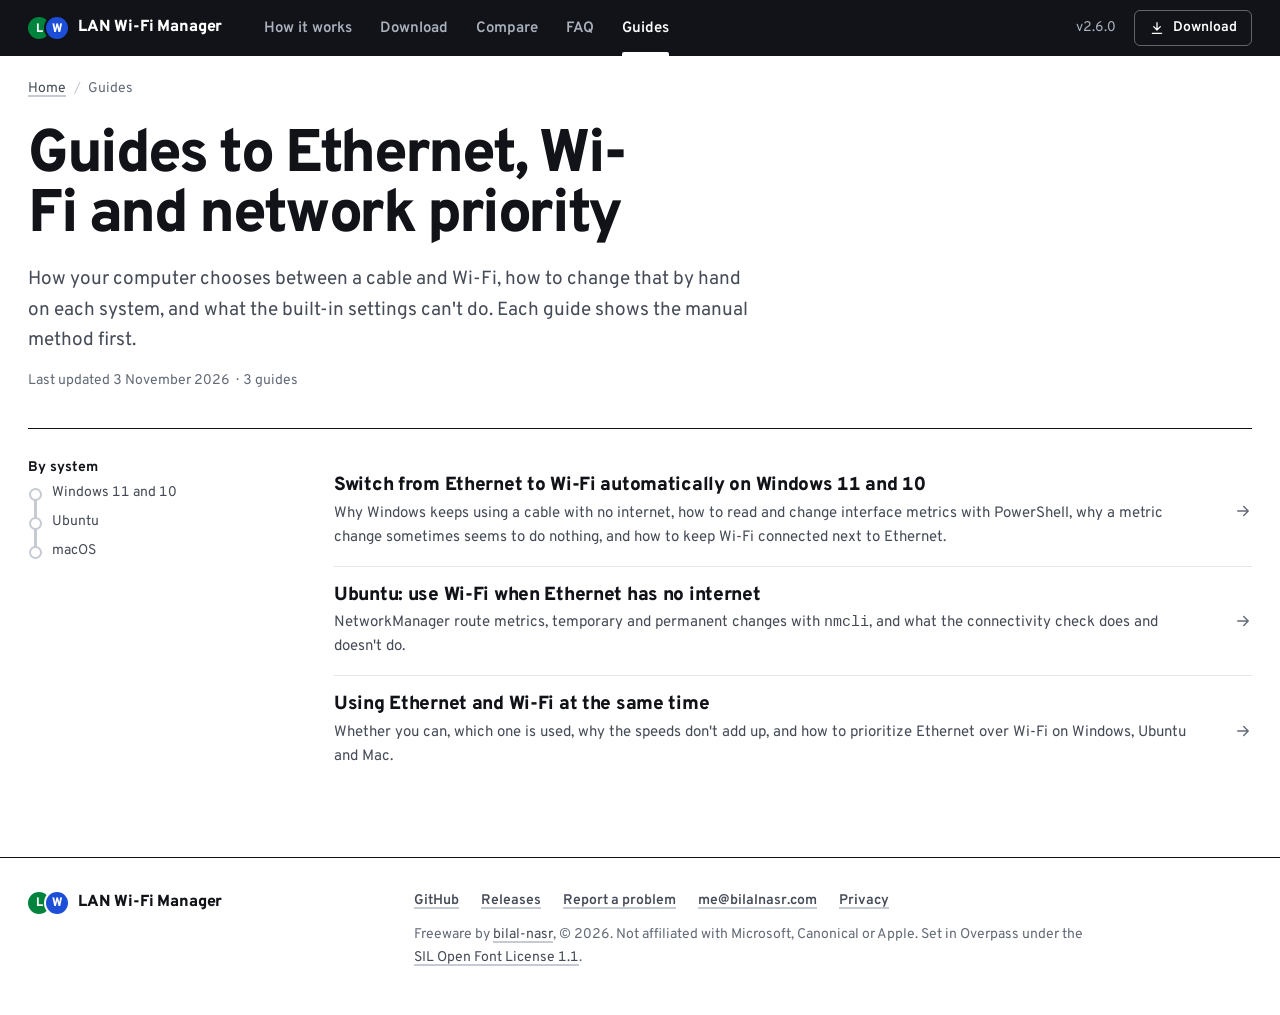
<file: docs/guides/index.html>
<!doctype html>
<html lang="en">
<head>
<meta charset="utf-8">
<meta name="viewport" content="width=device-width, initial-scale=1">
<title>Guides: Ethernet, Wi-Fi and network priority</title>
<meta name="description" content="Guides to using Ethernet and Wi-Fi together: network priority, interface and route metrics, and failing over to Wi-Fi on Windows, Ubuntu and Mac.">
<link rel="canonical" href="https://lan.bilalnasr.com/guides/">
<meta name="theme-color" content="#111318">
<meta name="color-scheme" content="light dark">
<meta name="author" content="bilal-nasr">
<meta property="og:type" content="website">
<meta property="og:site_name" content="LAN Wi-Fi Manager">
<meta property="og:title" content="Guides: Ethernet, Wi-Fi and network priority">
<meta property="og:description" content="Guides to using Ethernet and Wi-Fi together: network priority, interface and route metrics, and failing over to Wi-Fi on Windows, Ubuntu and Mac.">
<meta property="og:url" content="https://lan.bilalnasr.com/guides/">
<meta property="og:image" content="https://lan.bilalnasr.com/og-image.png">
<meta property="og:image:width" content="1280">
<meta property="og:image:height" content="640">
<meta property="og:image:alt" content="LAN Wi-Fi Manager route map: traffic moves from the green LAN line to the blue Wi-Fi line and back">
<meta property="og:locale" content="en_US">
<meta name="twitter:card" content="summary_large_image">
<meta name="twitter:title" content="Guides: Ethernet, Wi-Fi and network priority">
<meta name="twitter:description" content="Guides to using Ethernet and Wi-Fi together: network priority, interface and route metrics, and failing over to Wi-Fi on Windows, Ubuntu and Mac.">
<meta name="twitter:image" content="https://lan.bilalnasr.com/og-image.png">
<meta name="twitter:image:alt" content="LAN Wi-Fi Manager route map: traffic moves from the green LAN line to the blue Wi-Fi line and back">
<link rel="icon" href="../favicon.ico" sizes="any">
<link rel="icon" href="../assets/icon-32.png" type="image/png" sizes="32x32">
<link rel="apple-touch-icon" href="../apple-touch-icon.png">
<link rel="preload" href="../fonts/overpass-latin.woff2" as="font" type="font/woff2" crossorigin>
<link rel="stylesheet" href="../assets/site.css">
<script type="application/ld+json">
{
  "@context": "https://schema.org",
  "@type": "BreadcrumbList",
  "itemListElement": [
    { "@type": "ListItem", "position": 1, "name": "LAN Wi-Fi Manager", "item": "https://lan.bilalnasr.com/" },
    { "@type": "ListItem", "position": 2, "name": "Guides", "item": "https://lan.bilalnasr.com/guides/" }
  ]
}
</script>
</head>
<body>
<svg width="0" height="0" style="position:absolute" aria-hidden="true" focusable="false">
  <symbol id="i-down" viewBox="0 0 24 24"><path d="M12 4v11M7 10l5 5 5-5M5 20h14"/></symbol>
  <symbol id="i-right" viewBox="0 0 24 24"><path d="M5 12h14M13 6l6 6-6 6"/></symbol>
</svg>
<a class="skip" href="#main">Skip to content</a>

<header class="band">
  <div class="wrap band-in">
    <a class="brand" href="../" aria-label="LAN Wi-Fi Manager, home">
      <span class="brand-mark" aria-hidden="true"><i class="bullet lan">L</i><i class="bullet wifi">W</i></span>
      LAN Wi-Fi Manager
    </a>
    <nav class="nav" aria-label="Main">
      <ul>
        <li><a href="../#how-it-works">How it works</a></li>
        <li><a href="../#download">Download</a></li>
        <li class="nav-opt"><a href="../#compare">Compare</a></li>
        <li><a href="../#faq">FAQ</a></li>
        <li><a href="./" aria-current="page">Guides</a></li>
      </ul>
    </nav>
    <div class="band-right">
      <span class="ver">v2.6.0</span>
      <a class="band-cta" href="../#download"><svg class="icon" aria-hidden="true"><use href="#i-down"/></svg>Download</a>
    </div>
  </div>
</header>

<main id="main" class="wrap">
  <nav class="crumbs" aria-label="Breadcrumb">
    <ol>
      <li><a href="../">Home</a></li>
      <li><span aria-current="page">Guides</span></li>
    </ol>
  </nav>

  <header class="page-head">
    <h1>Guides to Ethernet, Wi-Fi and network priority</h1>
    <p class="lede">How your computer chooses between a cable and Wi-Fi, how to change that by hand on each system, and what the built-in settings can't do. Each guide shows the manual method first.</p>
    <p class="meta">Last updated <time datetime="2026-11-03">3 November 2026</time><span class="dot" aria-hidden="true">·</span>3 guides</p>
  </header>

  <div class="article">
    <aside class="toc" aria-label="By system">
      <div class="toc-in">
        <b>By system</b>
        <ol>
          <li><a href="switch-ethernet-to-wifi-windows/">Windows 11 and 10</a></li>
          <li><a href="ubuntu-ethernet-wifi-failover/">Ubuntu</a></li>
          <li><a href="ethernet-and-wifi-at-the-same-time/#mac">macOS</a></li>
        </ol>
      </div>
    </aside>
    <div>
      <ul class="links">
        <li><a href="switch-ethernet-to-wifi-windows/"><b>Switch from Ethernet to Wi-Fi automatically on Windows 11 and 10</b><span>Why Windows keeps using a cable with no internet, how to read and change interface metrics with PowerShell, why a metric change sometimes seems to do nothing, and how to keep Wi-Fi connected next to Ethernet.</span><svg class="icon" aria-hidden="true"><use href="#i-right"/></svg></a></li>
        <li><a href="ubuntu-ethernet-wifi-failover/"><b>Ubuntu: use Wi-Fi when Ethernet has no internet</b><span>NetworkManager route metrics, temporary and permanent changes with <code>nmcli</code>, and what the connectivity check does and doesn't do.</span><svg class="icon" aria-hidden="true"><use href="#i-right"/></svg></a></li>
        <li><a href="ethernet-and-wifi-at-the-same-time/"><b>Using Ethernet and Wi-Fi at the same time</b><span>Whether you can, which one is used, why the speeds don't add up, and how to prioritize Ethernet over Wi-Fi on Windows, Ubuntu and Mac.</span><svg class="icon" aria-hidden="true"><use href="#i-right"/></svg></a></li>
      </ul>
    </div>
  </div>
</main>

<footer class="foot">
  <div class="wrap foot-in">
    <div>
      <a class="brand" href="../"><span class="brand-mark" aria-hidden="true"><i class="bullet lan">L</i><i class="bullet wifi">W</i></span>LAN Wi-Fi Manager</a>
    </div>
    <div>
      <nav aria-label="Footer">
        <ul>
          <li><a href="https://github.com/bilal-nasr/lan-wifi-manager">GitHub</a></li>
          <li><a href="https://github.com/bilal-nasr/lan-wifi-manager/releases">Releases</a></li>
          <li><a href="https://github.com/bilal-nasr/lan-wifi-manager/issues">Report a problem</a></li>
          <li><a href="mailto:me@bilalnasr.com">me@bilalnasr.com</a></li>
          <li><a href="../#privacy">Privacy</a></li>
        </ul>
      </nav>
      <p>Freeware by <a href="https://github.com/bilal-nasr">bilal-nasr</a>, © 2026. Not affiliated with Microsoft, Canonical or Apple. Set in Overpass under the <a href="../fonts/OFL.txt">SIL Open Font License 1.1</a>.</p>
    </div>
  </div>
</footer>
<script src="../assets/site.js" defer></script>
</body>
</html>
</file>
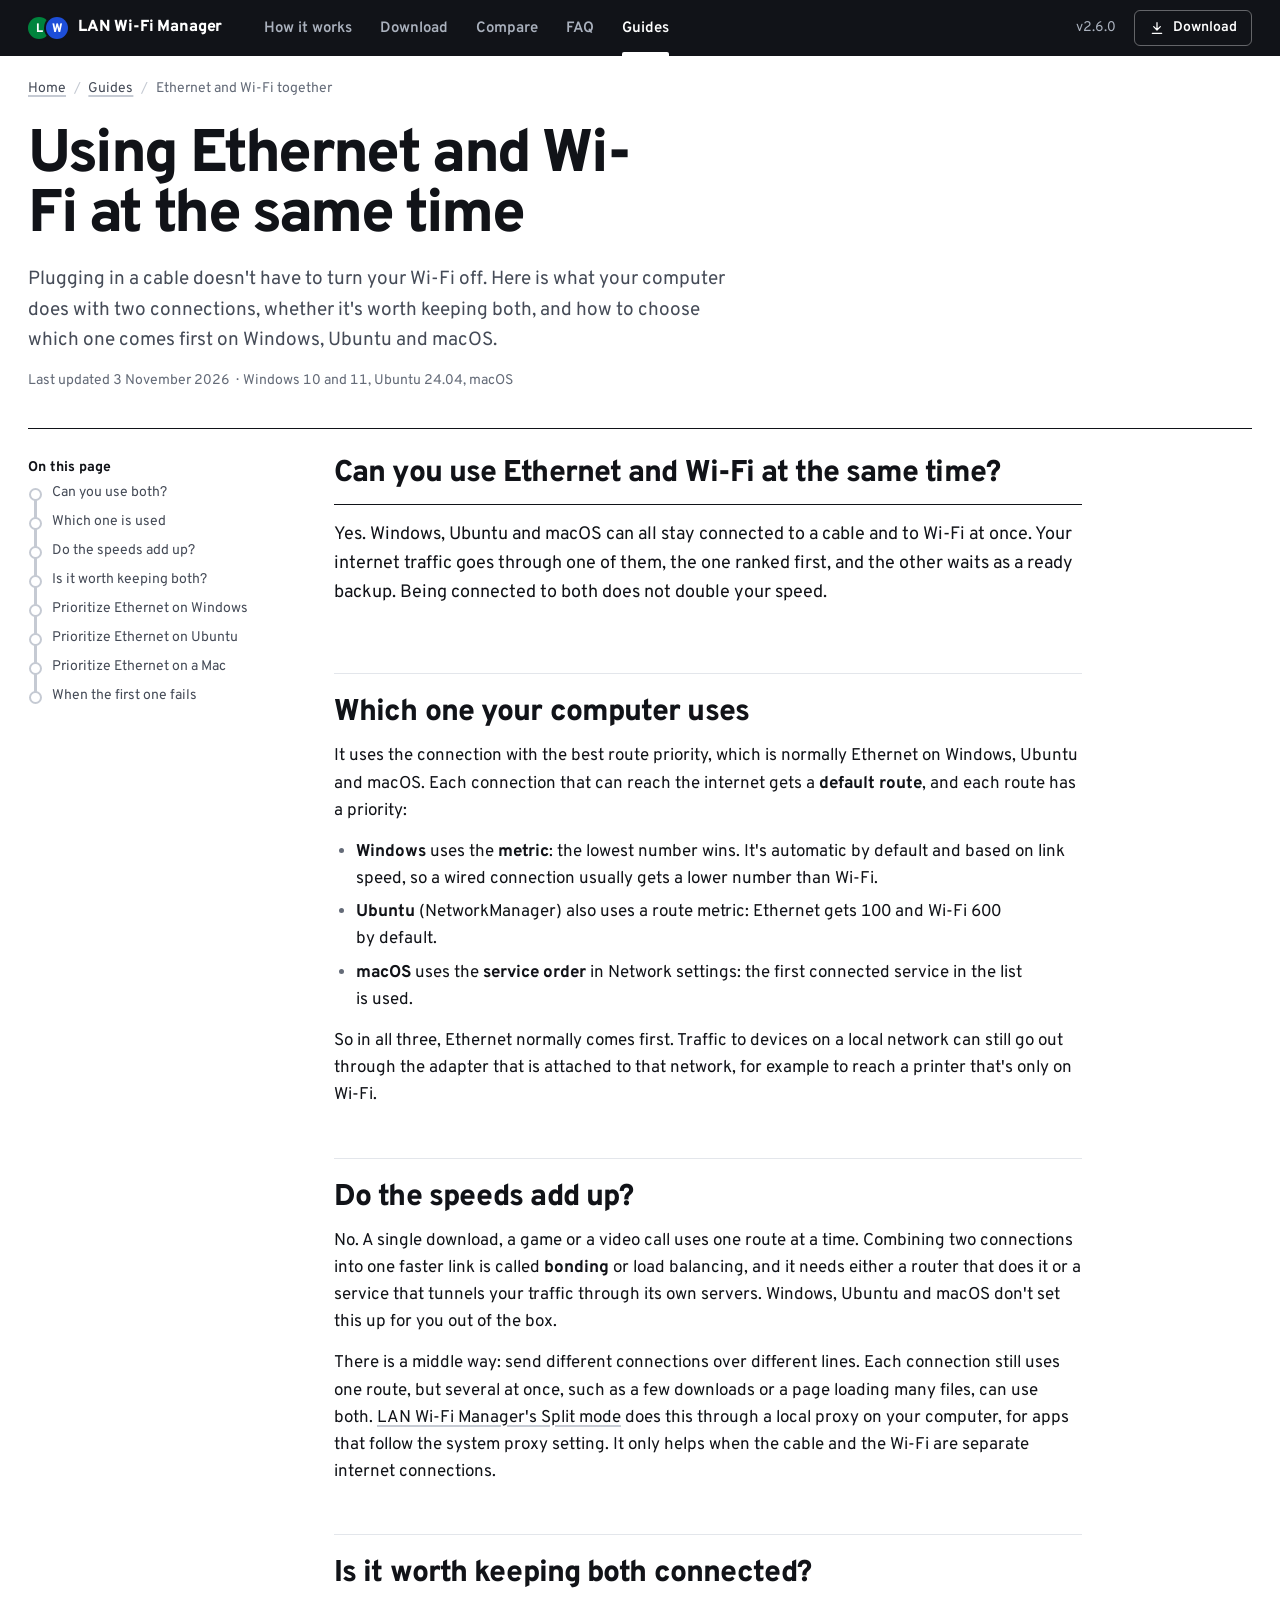
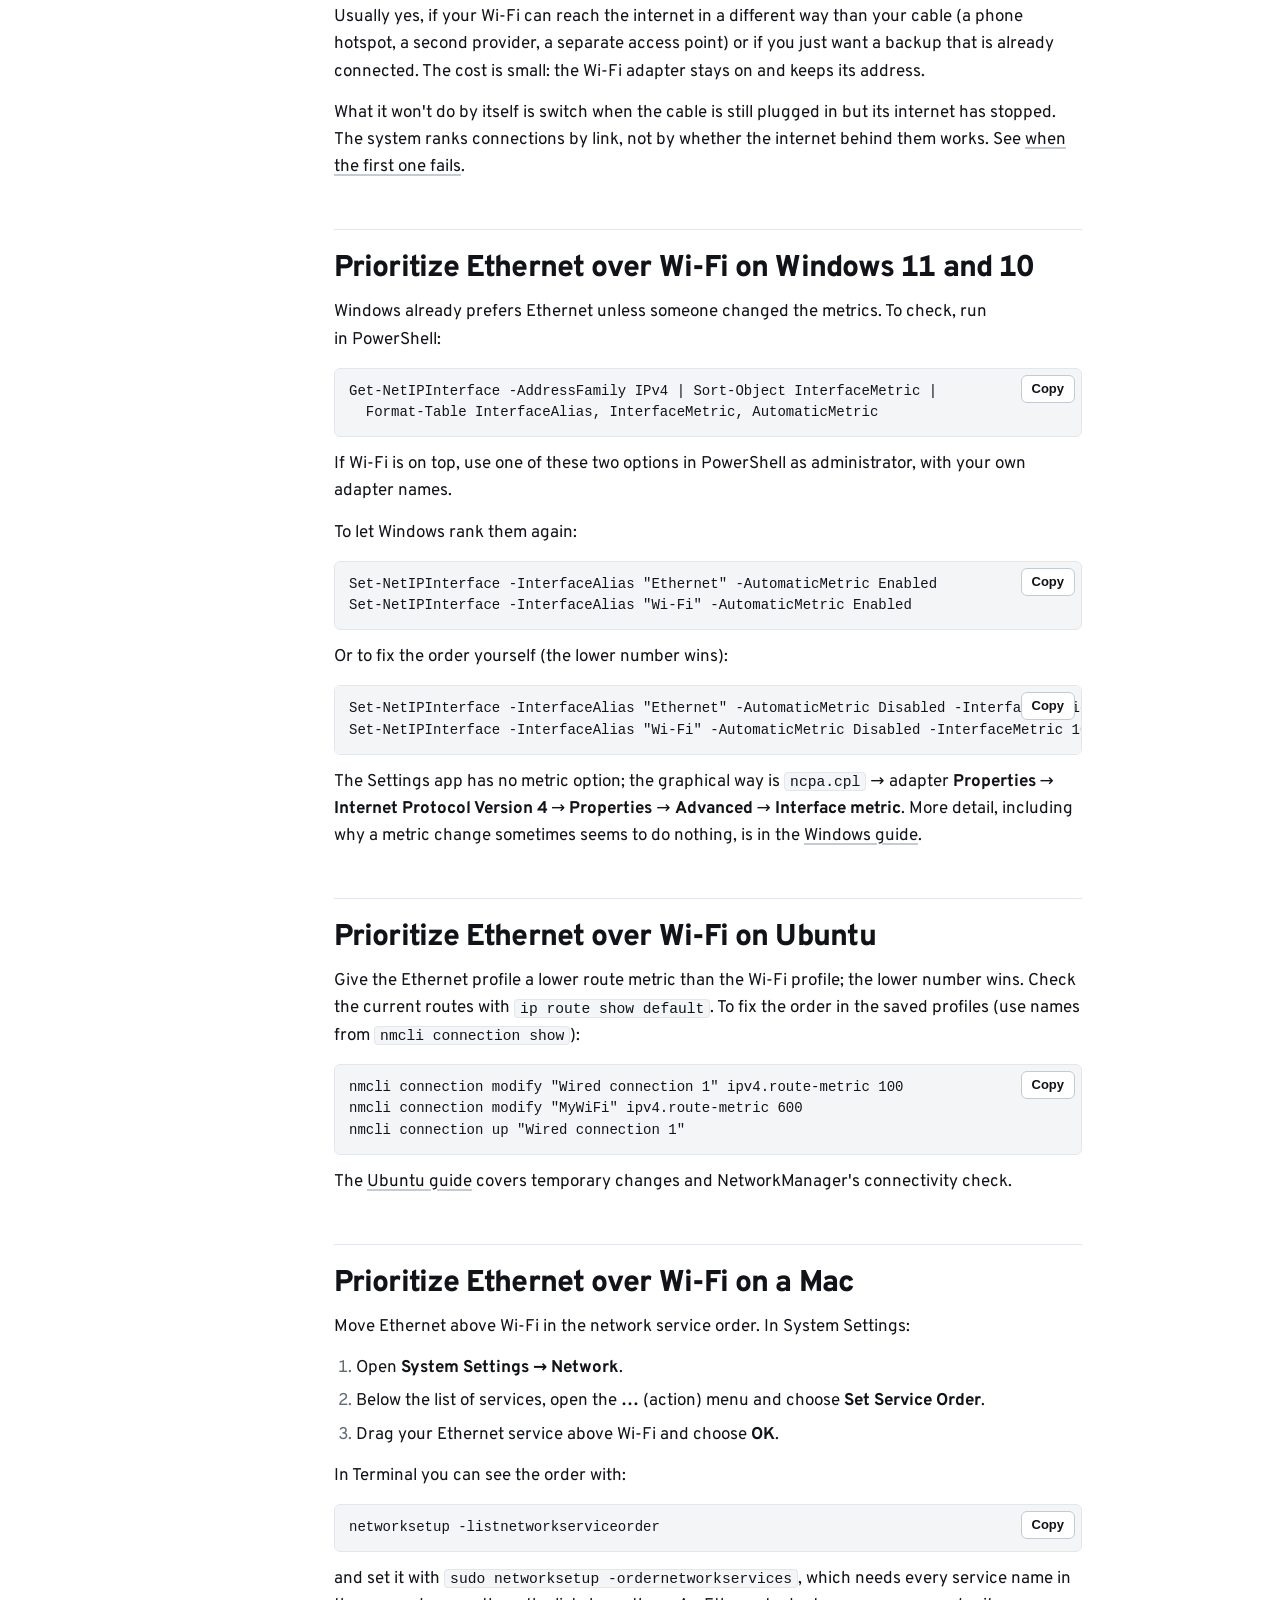
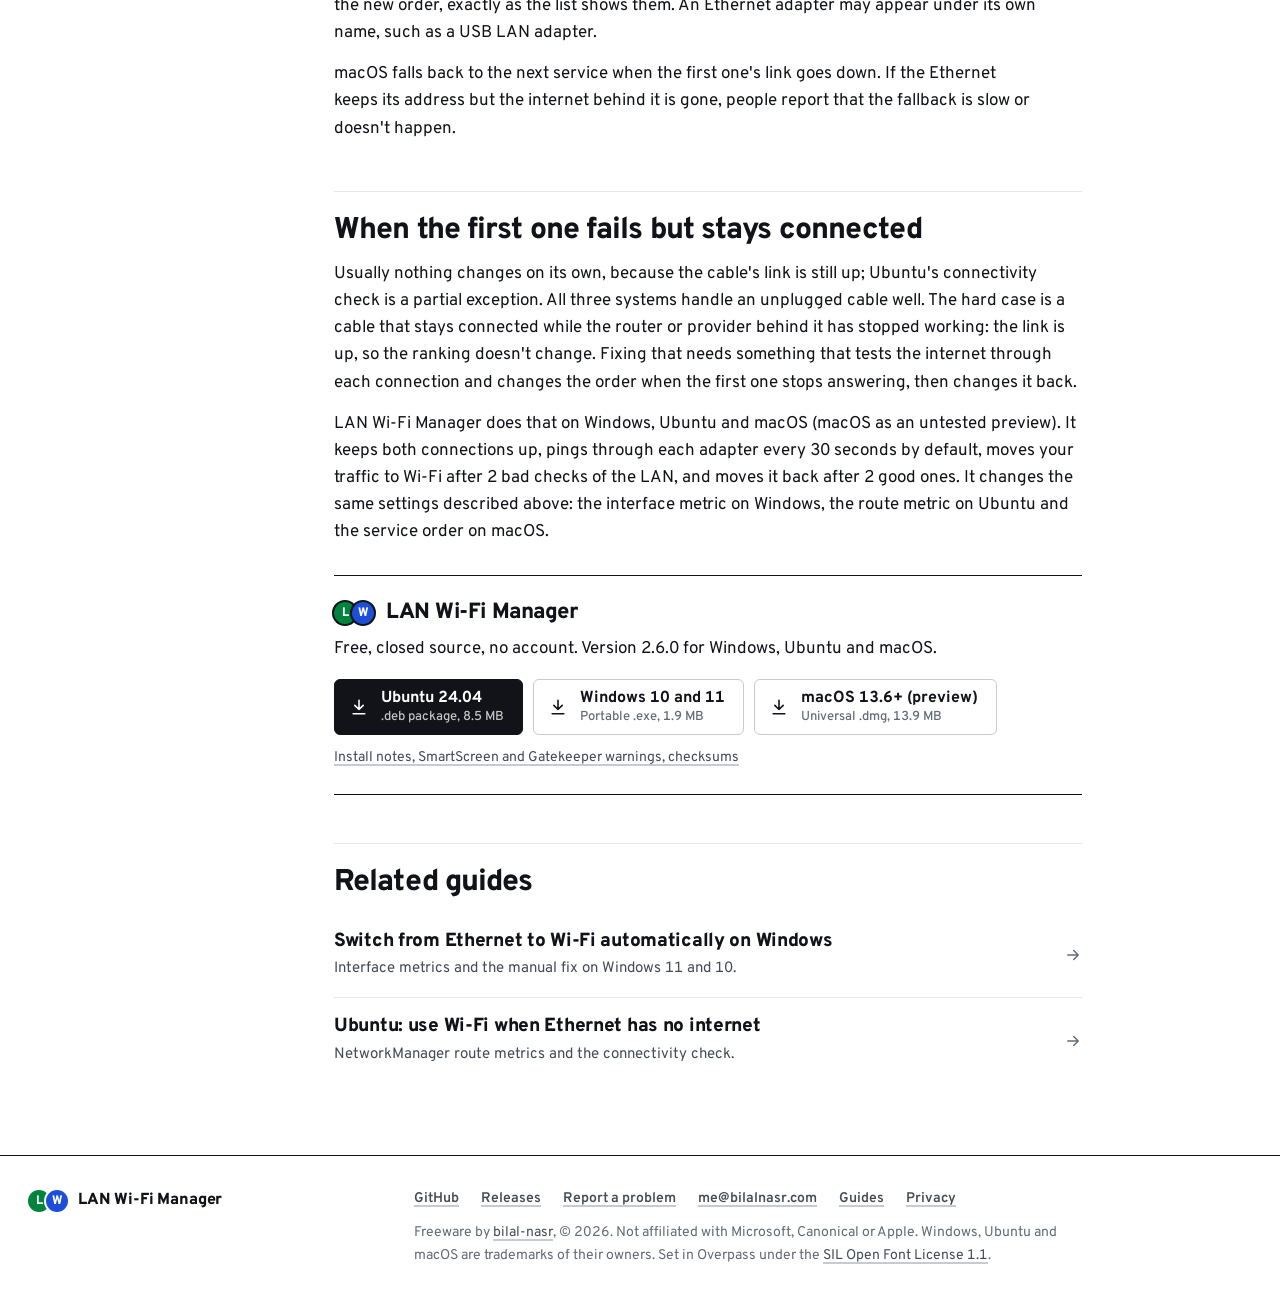
<file: docs/guides/ethernet-and-wifi-at-the-same-time/index.html>
<!doctype html>
<html lang="en">
<head>
<meta charset="utf-8">
<meta name="viewport" content="width=device-width, initial-scale=1">
<title>Using Ethernet and Wi-Fi at the same time</title>
<meta name="description" content="Can you use Ethernet and Wi-Fi at the same time? Which one is used, why speeds don't add up, and how to prioritize Ethernet on Windows, Ubuntu and Mac.">
<link rel="canonical" href="https://lan.bilalnasr.com/guides/ethernet-and-wifi-at-the-same-time/">
<meta name="theme-color" content="#111318">
<meta name="color-scheme" content="light dark">
<meta name="author" content="bilal-nasr">
<meta property="og:type" content="article">
<meta property="og:site_name" content="LAN Wi-Fi Manager">
<meta property="og:title" content="Using Ethernet and Wi-Fi at the same time">
<meta property="og:description" content="Can you use Ethernet and Wi-Fi at the same time? Which one is used, why speeds don't add up, and how to prioritize Ethernet on Windows, Ubuntu and Mac.">
<meta property="og:url" content="https://lan.bilalnasr.com/guides/ethernet-and-wifi-at-the-same-time/">
<meta property="og:image" content="https://lan.bilalnasr.com/og-image.png">
<meta property="og:image:width" content="1280">
<meta property="og:image:height" content="640">
<meta property="og:image:alt" content="LAN Wi-Fi Manager route map: traffic moves from the green LAN line to the blue Wi-Fi line and back">
<meta property="og:locale" content="en_US">
<meta name="twitter:card" content="summary_large_image">
<meta name="twitter:title" content="Using Ethernet and Wi-Fi at the same time">
<meta name="twitter:description" content="Can you use Ethernet and Wi-Fi at the same time? Which one is used, why speeds don't add up, and how to prioritize Ethernet on Windows, Ubuntu and Mac.">
<meta name="twitter:image" content="https://lan.bilalnasr.com/og-image.png">
<meta name="twitter:image:alt" content="LAN Wi-Fi Manager route map: traffic moves from the green LAN line to the blue Wi-Fi line and back">
<link rel="icon" href="../../favicon.ico" sizes="any">
<link rel="icon" href="../../assets/icon-32.png" type="image/png" sizes="32x32">
<link rel="apple-touch-icon" href="../../apple-touch-icon.png">
<link rel="preload" href="../../fonts/overpass-latin.woff2" as="font" type="font/woff2" crossorigin>
<link rel="stylesheet" href="../../assets/site.css">
<script type="application/ld+json">
{
  "@context": "https://schema.org",
  "@type": "BreadcrumbList",
  "itemListElement": [
    { "@type": "ListItem", "position": 1, "name": "LAN Wi-Fi Manager", "item": "https://lan.bilalnasr.com/" },
    { "@type": "ListItem", "position": 2, "name": "Guides", "item": "https://lan.bilalnasr.com/guides/" },
    { "@type": "ListItem", "position": 3, "name": "Ethernet and Wi-Fi at the same time", "item": "https://lan.bilalnasr.com/guides/ethernet-and-wifi-at-the-same-time/" }
  ]
}
</script>
<script type="application/ld+json">
{
  "@context": "https://schema.org",
  "@type": "TechArticle",
  "headline": "Using Ethernet and Wi-Fi at the same time",
  "description": "Which connection your computer uses when Ethernet and Wi-Fi are both connected, why speeds don't add up, and how to prioritize Ethernet on Windows, Ubuntu and Mac.",
  "datePublished": "2026-10-08",
  "dateModified": "2026-11-03",
  "author": { "@type": "Person", "@id": "https://lan.bilalnasr.com/#developer", "name": "bilal-nasr", "url": "https://github.com/bilal-nasr", "sameAs": ["https://github.com/bilal-nasr"] },
  "publisher": { "@type": "Person", "@id": "https://lan.bilalnasr.com/#developer", "name": "bilal-nasr", "url": "https://github.com/bilal-nasr", "sameAs": ["https://github.com/bilal-nasr"] },
  "image": "https://lan.bilalnasr.com/og-image.png",
  "mainEntityOfPage": "https://lan.bilalnasr.com/guides/ethernet-and-wifi-at-the-same-time/"
}
</script>
</head>
<body>
<svg width="0" height="0" style="position:absolute" aria-hidden="true" focusable="false">
  <symbol id="i-down" viewBox="0 0 24 24"><path d="M12 4v11M7 10l5 5 5-5M5 20h14"/></symbol>
  <symbol id="i-right" viewBox="0 0 24 24"><path d="M5 12h14M13 6l6 6-6 6"/></symbol>
</svg>
<a class="skip" href="#main">Skip to content</a>

<header class="band">
  <div class="wrap band-in">
    <a class="brand" href="../../" aria-label="LAN Wi-Fi Manager, home">
      <span class="brand-mark" aria-hidden="true"><i class="bullet lan">L</i><i class="bullet wifi">W</i></span>
      LAN Wi-Fi Manager
    </a>
    <nav class="nav" aria-label="Main">
      <ul>
        <li><a href="../../#how-it-works">How it works</a></li>
        <li><a href="../../#download">Download</a></li>
        <li class="nav-opt"><a href="../../#compare">Compare</a></li>
        <li><a href="../../#faq">FAQ</a></li>
        <li><a href="../" aria-current="true">Guides</a></li>
      </ul>
    </nav>
    <div class="band-right">
      <span class="ver">v2.6.0</span>
      <a class="band-cta" href="../../#download"><svg class="icon" aria-hidden="true"><use href="#i-down"/></svg>Download</a>
    </div>
  </div>
</header>

<main id="main" class="wrap">
  <nav class="crumbs" aria-label="Breadcrumb">
    <ol>
      <li><a href="../../">Home</a></li>
      <li><a href="../">Guides</a></li>
      <li><span aria-current="page">Ethernet and Wi-Fi together</span></li>
    </ol>
  </nav>

  <header class="page-head">
    <h1>Using Ethernet and Wi-Fi at the same time</h1>
    <p class="lede">Plugging in a cable doesn't have to turn your Wi-Fi off. Here is what your computer does with two connections, whether it's worth keeping both, and how to choose which one comes first on Windows, Ubuntu and macOS.</p>
    <p class="meta">Last updated <time datetime="2026-11-03">3 November 2026</time><span class="dot" aria-hidden="true">·</span>Windows 10 and 11, Ubuntu 24.04, macOS</p>
  </header>

  <div class="article">
    <aside class="toc" aria-label="On this page">
      <div class="toc-in">
        <b>On this page</b>
        <ol>
          <li><a href="#can-i">Can you use both?</a></li>
          <li><a href="#which">Which one is used</a></li>
          <li><a href="#speed">Do the speeds add up?</a></li>
          <li><a href="#worth-it">Is it worth keeping both?</a></li>
          <li><a href="#windows">Prioritize Ethernet on Windows</a></li>
          <li><a href="#ubuntu">Prioritize Ethernet on Ubuntu</a></li>
          <li><a href="#mac">Prioritize Ethernet on a Mac</a></li>
          <li><a href="#failover">When the first one fails</a></li>
        </ol>
      </div>
    </aside>

    <article class="prose">
      <h2 id="can-i">Can you use Ethernet and Wi-Fi at the same time?</h2>
      <div class="short">
        <p>Yes. Windows, Ubuntu and macOS can all stay connected to a cable and to Wi-Fi at once. Your internet traffic goes through one of them, the one ranked first, and the other waits as a ready backup. Being connected to both does not double your speed.</p>
      </div>

      <h2 id="which">Which one your computer uses</h2>
      <p>It uses the connection with the best route priority, which is normally Ethernet on Windows, Ubuntu and macOS. Each connection that can reach the internet gets a <b>default route</b>, and each route has a priority:</p>
      <ul>
        <li><b>Windows</b> uses the <b>metric</b>: the lowest number wins. It's automatic by default and based on link speed, so a wired connection usually gets a lower number than Wi-Fi.</li>
        <li><b>Ubuntu</b> (NetworkManager) also uses a route metric: Ethernet gets 100 and Wi-Fi 600 by default.</li>
        <li><b>macOS</b> uses the <b>service order</b> in Network settings: the first connected service in the list is used.</li>
      </ul>
      <p>So in all three, Ethernet normally comes first. Traffic to devices on a local network can still go out through the adapter that is attached to that network, for example to reach a printer that's only on Wi-Fi.</p>

      <h2 id="speed">Do the speeds add up?</h2>
      <p>No. A single download, a game or a video call uses one route at a time. Combining two connections into one faster link is called <b>bonding</b> or load balancing, and it needs either a router that does it or a service that tunnels your traffic through its own servers. Windows, Ubuntu and macOS don't set this up for you out of the box.</p>
      <p>There is a middle way: send different connections over different lines. Each connection still uses one route, but several at once, such as a few downloads or a page loading many files, can use both. <a href="../../#features">LAN Wi-Fi Manager's Split mode</a> does this through a local proxy on your computer, for apps that follow the system proxy setting. It only helps when the cable and the Wi-Fi are separate internet connections.</p>

      <h2 id="worth-it">Is it worth keeping both connected?</h2>
      <p>Usually yes, if your Wi-Fi can reach the internet in a different way than your cable (a phone hotspot, a second provider, a separate access point) or if you just want a backup that is already connected. The cost is small: the Wi-Fi adapter stays on and keeps its address.</p>
      <p>What it won't do by itself is switch when the cable is still plugged in but its internet has stopped. The system ranks connections by link, not by whether the internet behind them works. See <a href="#failover">when the first one fails</a>.</p>

      <h2 id="windows">Prioritize Ethernet over Wi-Fi on Windows 11 and 10</h2>
      <p>Windows already prefers Ethernet unless someone changed the metrics. To check, run in PowerShell:</p>
      <div class="code"><pre><code>Get-NetIPInterface -AddressFamily IPv4 | Sort-Object InterfaceMetric |
  Format-Table InterfaceAlias, InterfaceMetric, AutomaticMetric</code></pre></div>
      <p>If Wi-Fi is on top, use one of these two options in PowerShell as administrator, with your own adapter names.</p>
      <p>To let Windows rank them again:</p>
      <div class="code"><pre><code>Set-NetIPInterface -InterfaceAlias "Ethernet" -AutomaticMetric Enabled
Set-NetIPInterface -InterfaceAlias "Wi-Fi" -AutomaticMetric Enabled</code></pre></div>
      <p>Or to fix the order yourself (the lower number wins):</p>
      <div class="code"><pre><code>Set-NetIPInterface -InterfaceAlias "Ethernet" -AutomaticMetric Disabled -InterfaceMetric 5
Set-NetIPInterface -InterfaceAlias "Wi-Fi" -AutomaticMetric Disabled -InterfaceMetric 100</code></pre></div>
      <p>The Settings app has no metric option; the graphical way is <code>ncpa.cpl</code> → adapter <b>Properties</b> → <b>Internet Protocol Version 4</b> → <b>Properties</b> → <b>Advanced</b> → <b>Interface metric</b>. More detail, including why a metric change sometimes seems to do nothing, is in the <a href="../switch-ethernet-to-wifi-windows/">Windows guide</a>.</p>

      <h2 id="ubuntu">Prioritize Ethernet over Wi-Fi on Ubuntu</h2>
      <p>Give the Ethernet profile a lower route metric than the Wi-Fi profile; the lower number wins. Check the current routes with <code>ip route show default</code>. To fix the order in the saved profiles (use names from <code>nmcli connection show</code>):</p>
      <div class="code"><pre><code>nmcli connection modify "Wired connection 1" ipv4.route-metric 100
nmcli connection modify "MyWiFi" ipv4.route-metric 600
nmcli connection up "Wired connection 1"</code></pre></div>
      <p>The <a href="../ubuntu-ethernet-wifi-failover/">Ubuntu guide</a> covers temporary changes and NetworkManager's connectivity check.</p>

      <h2 id="mac">Prioritize Ethernet over Wi-Fi on a Mac</h2>
      <p>Move Ethernet above Wi-Fi in the network service order. In System Settings:</p>
      <ol>
        <li>Open <b>System Settings → Network</b>.</li>
        <li>Below the list of services, open the <b>…</b> (action) menu and choose <b>Set Service Order</b>.</li>
        <li>Drag your Ethernet service above Wi-Fi and choose <b>OK</b>.</li>
      </ol>
      <p>In Terminal you can see the order with:</p>
      <div class="code"><pre><code>networksetup -listnetworkserviceorder</code></pre></div>
      <p>and set it with <code>sudo networksetup -ordernetworkservices</code>, which needs every service name in the new order, exactly as the list shows them. An Ethernet adapter may appear under its own name, such as a USB LAN adapter.</p>
      <p>macOS falls back to the next service when the first one's link goes down. If the Ethernet keeps its address but the internet behind it is gone, people report that the fallback is slow or doesn't happen.</p>

      <h2 id="failover">When the first one fails but stays connected</h2>
      <p>Usually nothing changes on its own, because the cable's link is still up; Ubuntu's connectivity check is a partial exception. All three systems handle an unplugged cable well. The hard case is a cable that stays connected while the router or provider behind it has stopped working: the link is up, so the ranking doesn't change. Fixing that needs something that tests the internet through each connection and changes the order when the first one stops answering, then changes it back.</p>
      <p>LAN Wi-Fi Manager does that on Windows, Ubuntu and macOS (macOS as an untested preview). It keeps both connections up, pings through each adapter every 30 seconds by default, moves your traffic to Wi-Fi after 2 bad checks of the LAN, and moves it back after 2 good ones. It changes the same settings described above: the interface metric on Windows, the route metric on Ubuntu and the service order on macOS.</p>
      <div class="app-box">
        <h3><span class="brand-mark" aria-hidden="true"><i class="bullet lan">L</i><i class="bullet wifi">W</i></span>LAN Wi-Fi Manager</h3>
        <p>Free, closed source, no account. Version 2.6.0 for Windows, Ubuntu and macOS.</p>
        <div class="get">
          <a class="btn primary" data-os="win" href="https://github.com/bilal-nasr/lan-wifi-manager/releases/download/v2.6.0/LanWifiManager.exe">
            <svg class="icon" aria-hidden="true"><use href="#i-down"/></svg>
            <span><b>Windows 10 and 11</b><small>Portable .exe, 1.9 MB</small></span>
          </a>
          <a class="btn" data-os="linux" href="https://github.com/bilal-nasr/lan-wifi-manager/releases/download/v2.6.0/LanWifiManager_2.6.0_amd64.deb">
            <svg class="icon" aria-hidden="true"><use href="#i-down"/></svg>
            <span><b>Ubuntu 24.04</b><small>.deb package, 8.5 MB</small></span>
          </a>
          <a class="btn" data-os="mac" href="https://github.com/bilal-nasr/lan-wifi-manager/releases/download/v2.6.0/LanWifiManager_2.6.0_universal.dmg">
            <svg class="icon" aria-hidden="true"><use href="#i-down"/></svg>
            <span><b>macOS 13.6+ (preview)</b><small>Universal .dmg, 13.9 MB</small></span>
          </a>
        </div>
        <p class="get-meta"><a href="../../#download">Install notes, SmartScreen and Gatekeeper warnings, checksums</a></p>
      </div>

      <h2 id="related">Related guides</h2>
      <ul class="links">
        <li><a href="../switch-ethernet-to-wifi-windows/"><b>Switch from Ethernet to Wi-Fi automatically on Windows</b><span>Interface metrics and the manual fix on Windows 11 and 10.</span><svg class="icon" aria-hidden="true"><use href="#i-right"/></svg></a></li>
        <li><a href="../ubuntu-ethernet-wifi-failover/"><b>Ubuntu: use Wi-Fi when Ethernet has no internet</b><span>NetworkManager route metrics and the connectivity check.</span><svg class="icon" aria-hidden="true"><use href="#i-right"/></svg></a></li>
      </ul>
    </article>
  </div>
</main>

<footer class="foot">
  <div class="wrap foot-in">
    <div>
      <a class="brand" href="../../"><span class="brand-mark" aria-hidden="true"><i class="bullet lan">L</i><i class="bullet wifi">W</i></span>LAN Wi-Fi Manager</a>
    </div>
    <div>
      <nav aria-label="Footer">
        <ul>
          <li><a href="https://github.com/bilal-nasr/lan-wifi-manager">GitHub</a></li>
          <li><a href="https://github.com/bilal-nasr/lan-wifi-manager/releases">Releases</a></li>
          <li><a href="https://github.com/bilal-nasr/lan-wifi-manager/issues">Report a problem</a></li>
          <li><a href="mailto:me@bilalnasr.com">me@bilalnasr.com</a></li>
          <li><a href="../">Guides</a></li>
          <li><a href="../../#privacy">Privacy</a></li>
        </ul>
      </nav>
      <p>Freeware by <a href="https://github.com/bilal-nasr">bilal-nasr</a>, © 2026. Not affiliated with Microsoft, Canonical or Apple. Windows, Ubuntu and macOS are trademarks of their owners. Set in Overpass under the <a href="../../fonts/OFL.txt">SIL Open Font License 1.1</a>.</p>
    </div>
  </div>
</footer>
<script src="../../assets/site.js" defer></script>
</body>
</html>
</file>
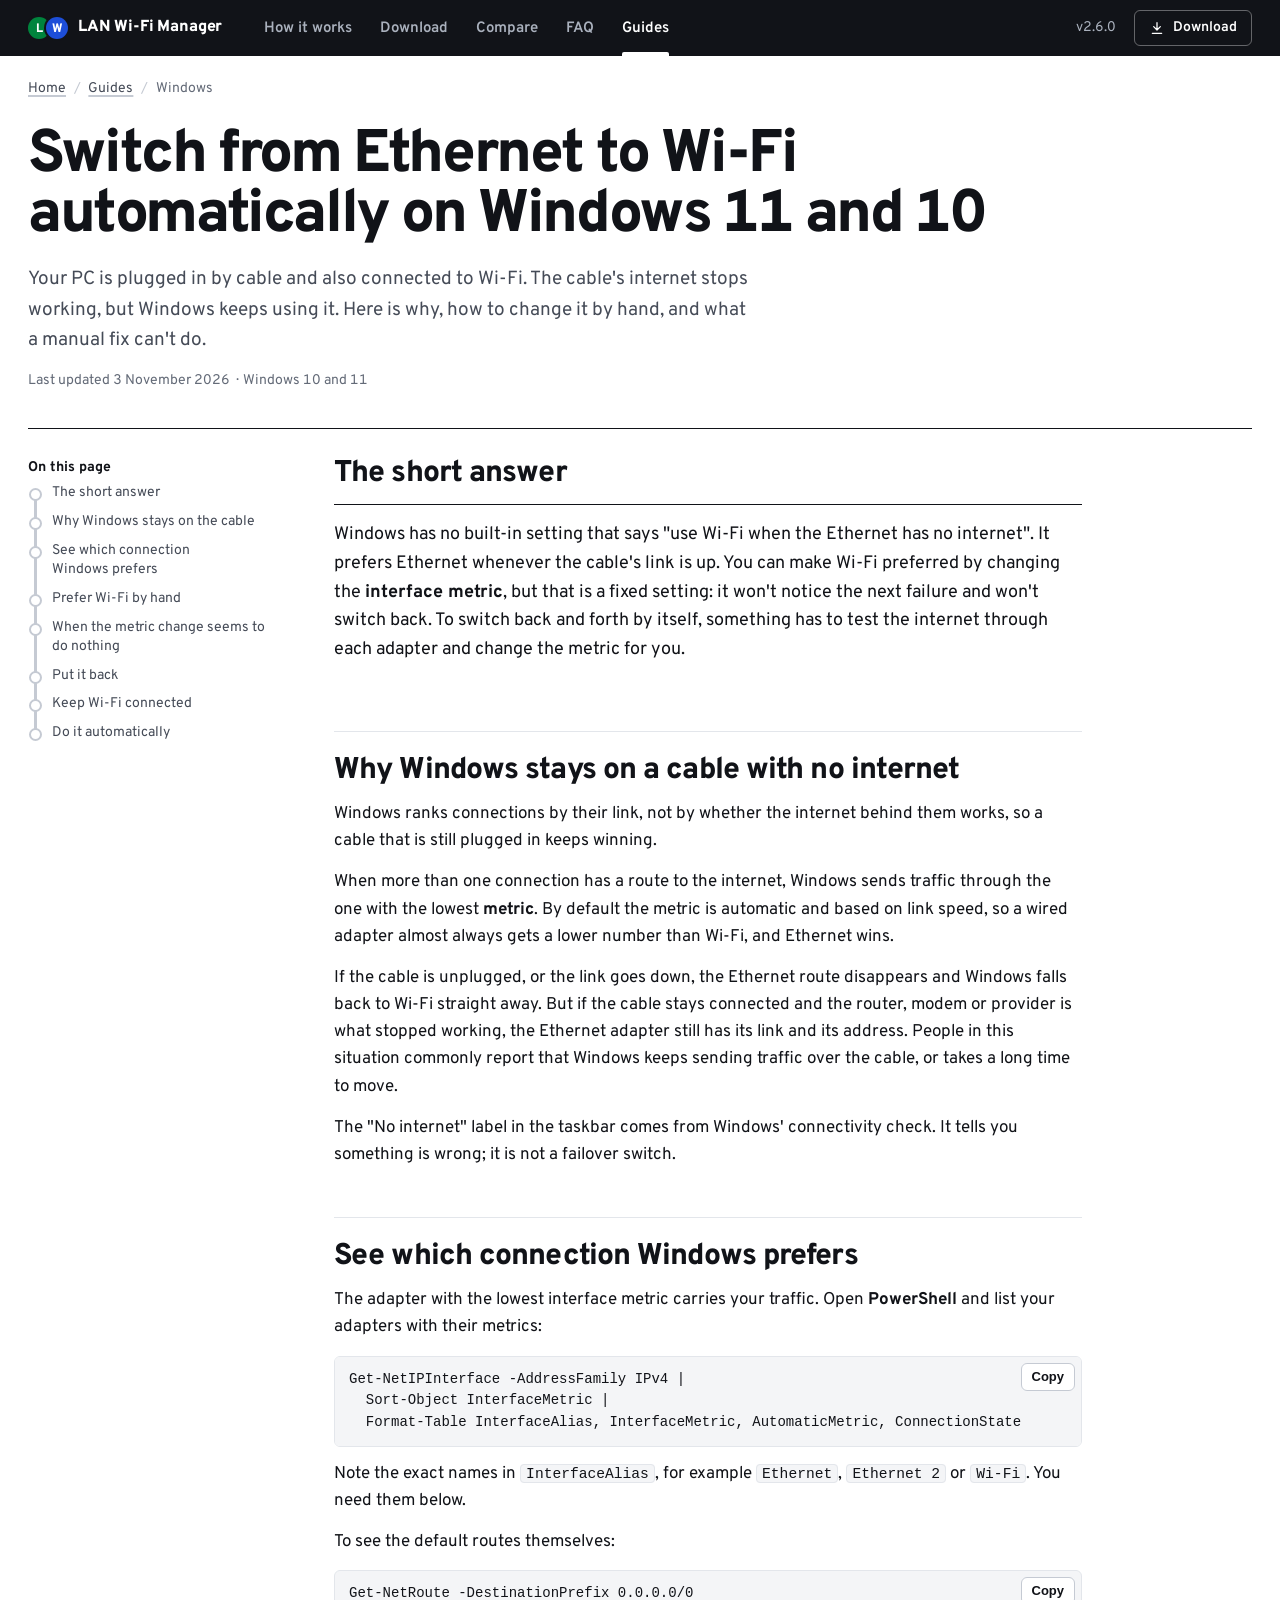
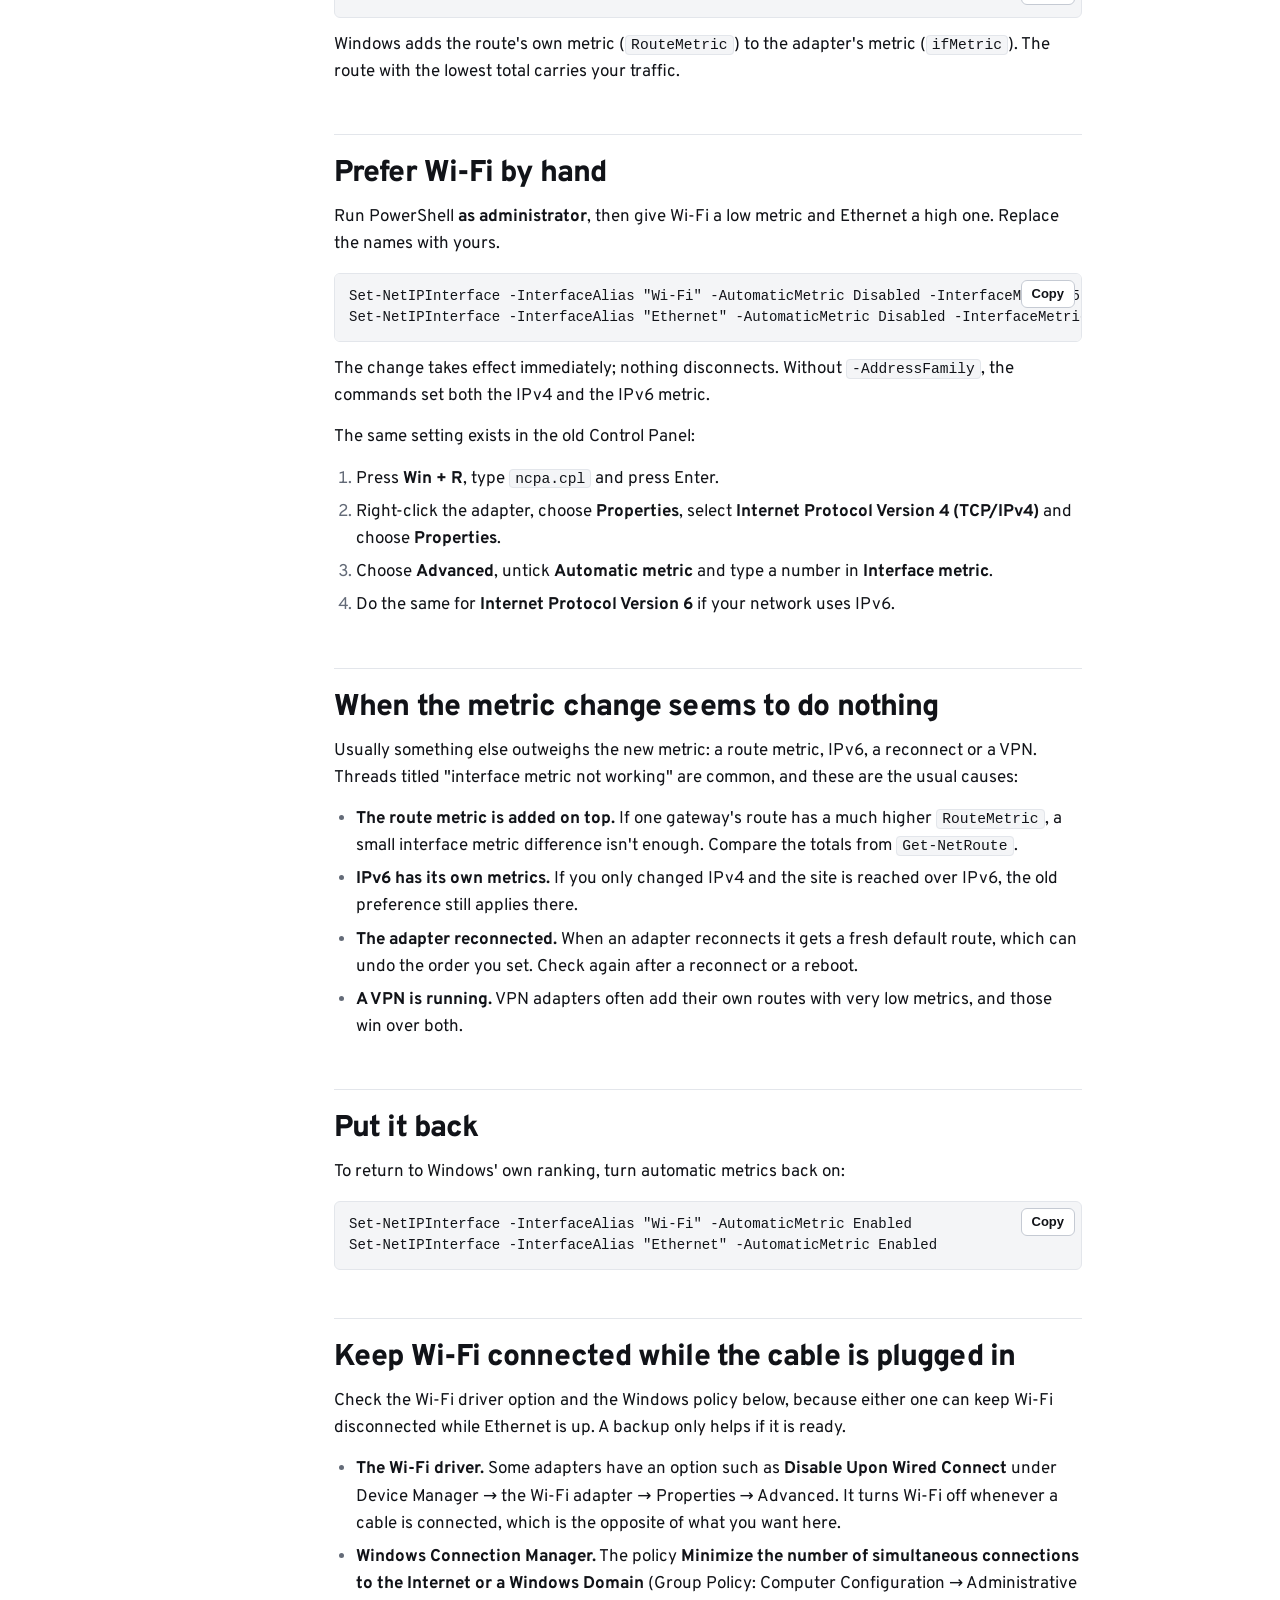
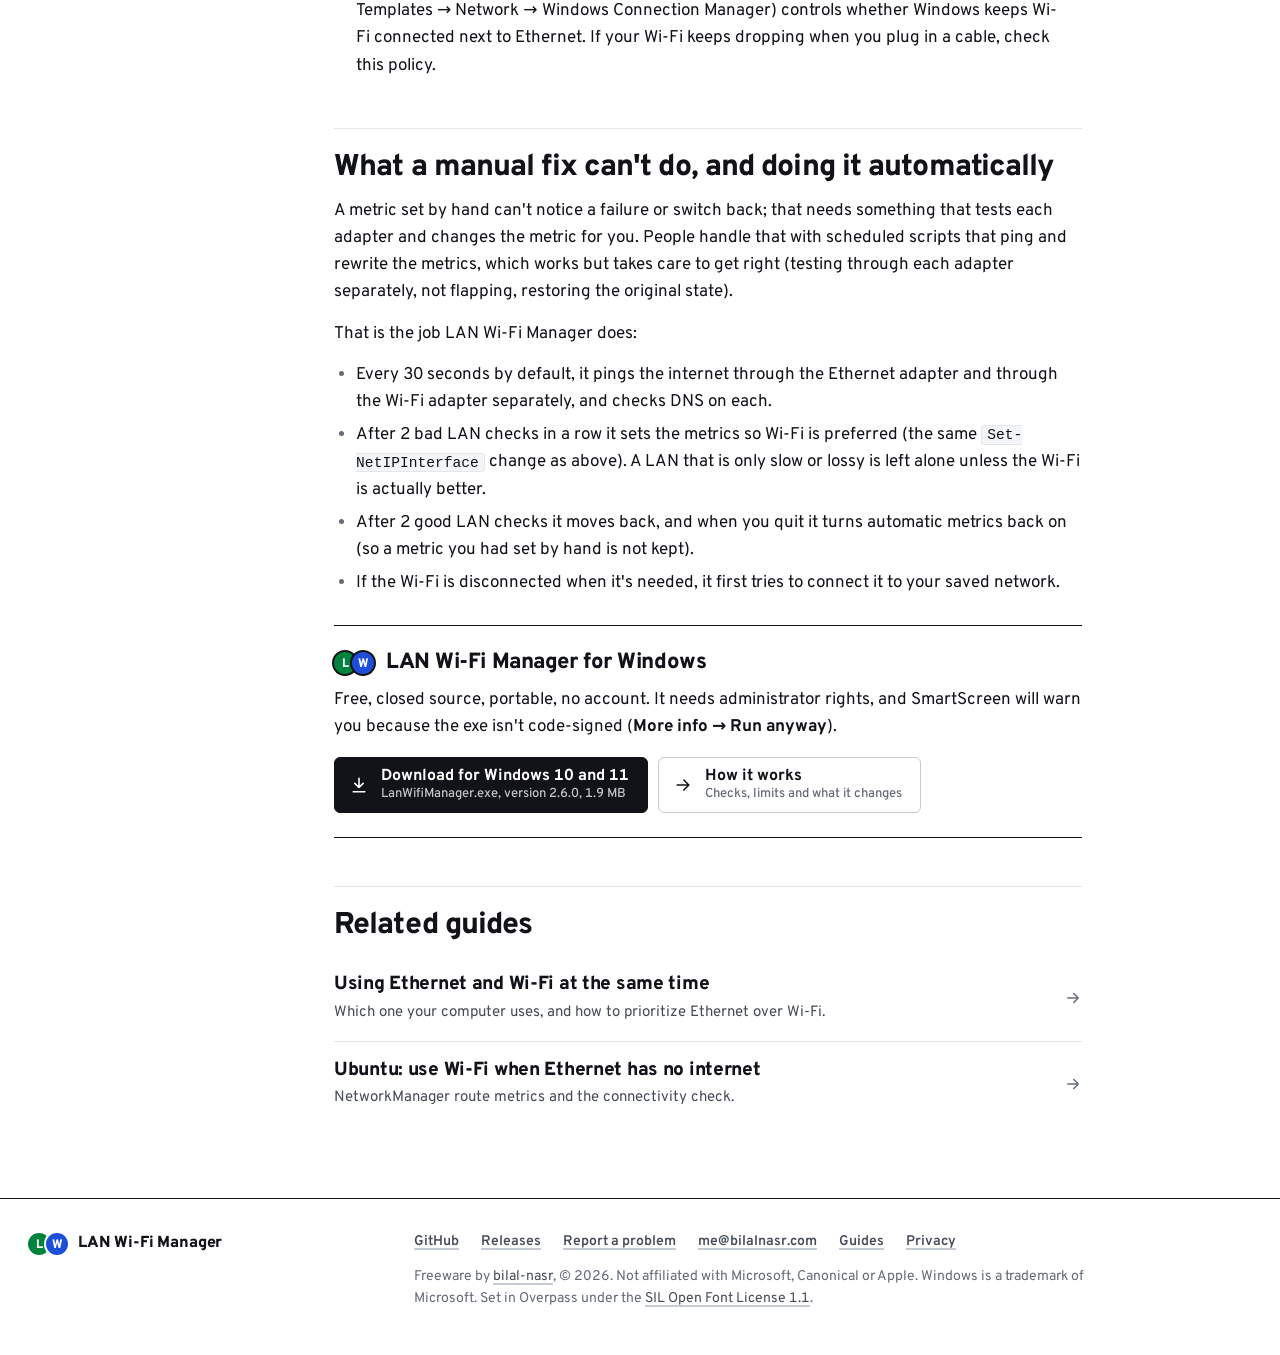
<file: docs/guides/switch-ethernet-to-wifi-windows/index.html>
<!doctype html>
<html lang="en">
<head>
<meta charset="utf-8">
<meta name="viewport" content="width=device-width, initial-scale=1">
<title>Switch from Ethernet to Wi-Fi automatically on Windows 11</title>
<meta name="description" content="Ethernet connected but no internet? Why Windows keeps using the cable, how to set the interface metric by hand, and how to fall back to Wi-Fi by itself.">
<link rel="canonical" href="https://lan.bilalnasr.com/guides/switch-ethernet-to-wifi-windows/">
<meta name="theme-color" content="#111318">
<meta name="color-scheme" content="light dark">
<meta name="author" content="bilal-nasr">
<meta property="og:type" content="article">
<meta property="og:site_name" content="LAN Wi-Fi Manager">
<meta property="og:title" content="Switch from Ethernet to Wi-Fi automatically on Windows 11">
<meta property="og:description" content="Ethernet connected but no internet? Why Windows keeps using the cable, how to set the interface metric by hand, and how to fall back to Wi-Fi by itself.">
<meta property="og:url" content="https://lan.bilalnasr.com/guides/switch-ethernet-to-wifi-windows/">
<meta property="og:image" content="https://lan.bilalnasr.com/og-image.png">
<meta property="og:image:width" content="1280">
<meta property="og:image:height" content="640">
<meta property="og:image:alt" content="LAN Wi-Fi Manager route map: traffic moves from the green LAN line to the blue Wi-Fi line and back">
<meta property="og:locale" content="en_US">
<meta name="twitter:card" content="summary_large_image">
<meta name="twitter:title" content="Switch from Ethernet to Wi-Fi automatically on Windows 11">
<meta name="twitter:description" content="Ethernet connected but no internet? Why Windows keeps using the cable, how to set the interface metric by hand, and how to fall back to Wi-Fi by itself.">
<meta name="twitter:image" content="https://lan.bilalnasr.com/og-image.png">
<meta name="twitter:image:alt" content="LAN Wi-Fi Manager route map: traffic moves from the green LAN line to the blue Wi-Fi line and back">
<link rel="icon" href="../../favicon.ico" sizes="any">
<link rel="icon" href="../../assets/icon-32.png" type="image/png" sizes="32x32">
<link rel="apple-touch-icon" href="../../apple-touch-icon.png">
<link rel="preload" href="../../fonts/overpass-latin.woff2" as="font" type="font/woff2" crossorigin>
<link rel="stylesheet" href="../../assets/site.css">
<script type="application/ld+json">
{
  "@context": "https://schema.org",
  "@type": "BreadcrumbList",
  "itemListElement": [
    { "@type": "ListItem", "position": 1, "name": "LAN Wi-Fi Manager", "item": "https://lan.bilalnasr.com/" },
    { "@type": "ListItem", "position": 2, "name": "Guides", "item": "https://lan.bilalnasr.com/guides/" },
    { "@type": "ListItem", "position": 3, "name": "Switch from Ethernet to Wi-Fi on Windows", "item": "https://lan.bilalnasr.com/guides/switch-ethernet-to-wifi-windows/" }
  ]
}
</script>
<script type="application/ld+json">
{
  "@context": "https://schema.org",
  "@type": "TechArticle",
  "headline": "Switch from Ethernet to Wi-Fi automatically on Windows 11 and 10",
  "description": "Why Windows keeps using an Ethernet connection that has no internet, how to change the interface metric by hand, and how to fall back to Wi-Fi automatically.",
  "datePublished": "2026-10-08",
  "dateModified": "2026-11-03",
  "author": { "@type": "Person", "@id": "https://lan.bilalnasr.com/#developer", "name": "bilal-nasr", "url": "https://github.com/bilal-nasr", "sameAs": ["https://github.com/bilal-nasr"] },
  "publisher": { "@type": "Person", "@id": "https://lan.bilalnasr.com/#developer", "name": "bilal-nasr", "url": "https://github.com/bilal-nasr", "sameAs": ["https://github.com/bilal-nasr"] },
  "image": "https://lan.bilalnasr.com/og-image.png",
  "mainEntityOfPage": "https://lan.bilalnasr.com/guides/switch-ethernet-to-wifi-windows/"
}
</script>
</head>
<body>
<svg width="0" height="0" style="position:absolute" aria-hidden="true" focusable="false">
  <symbol id="i-down" viewBox="0 0 24 24"><path d="M12 4v11M7 10l5 5 5-5M5 20h14"/></symbol>
  <symbol id="i-right" viewBox="0 0 24 24"><path d="M5 12h14M13 6l6 6-6 6"/></symbol>
</svg>
<a class="skip" href="#main">Skip to content</a>

<header class="band">
  <div class="wrap band-in">
    <a class="brand" href="../../" aria-label="LAN Wi-Fi Manager, home">
      <span class="brand-mark" aria-hidden="true"><i class="bullet lan">L</i><i class="bullet wifi">W</i></span>
      LAN Wi-Fi Manager
    </a>
    <nav class="nav" aria-label="Main">
      <ul>
        <li><a href="../../#how-it-works">How it works</a></li>
        <li><a href="../../#download">Download</a></li>
        <li class="nav-opt"><a href="../../#compare">Compare</a></li>
        <li><a href="../../#faq">FAQ</a></li>
        <li><a href="../" aria-current="true">Guides</a></li>
      </ul>
    </nav>
    <div class="band-right">
      <span class="ver">v2.6.0</span>
      <a class="band-cta" href="../../#download"><svg class="icon" aria-hidden="true"><use href="#i-down"/></svg>Download</a>
    </div>
  </div>
</header>

<main id="main" class="wrap">
  <nav class="crumbs" aria-label="Breadcrumb">
    <ol>
      <li><a href="../../">Home</a></li>
      <li><a href="../">Guides</a></li>
      <li><span aria-current="page">Windows</span></li>
    </ol>
  </nav>

  <header class="page-head">
    <h1>Switch from Ethernet to Wi-Fi automatically on Windows 11 and 10</h1>
    <p class="lede">Your PC is plugged in by cable and also connected to Wi-Fi. The cable's internet stops working, but Windows keeps using it. Here is why, how to change it by hand, and what a manual fix can't do.</p>
    <p class="meta">Last updated <time datetime="2026-11-03">3 November 2026</time><span class="dot" aria-hidden="true">·</span>Windows 10 and 11</p>
  </header>

  <div class="article">
    <aside class="toc" aria-label="On this page">
      <div class="toc-in">
        <b>On this page</b>
        <ol>
          <li><a href="#short-answer">The short answer</a></li>
          <li><a href="#why">Why Windows stays on the cable</a></li>
          <li><a href="#check">See which connection Windows prefers</a></li>
          <li><a href="#prefer-wifi">Prefer Wi-Fi by hand</a></li>
          <li><a href="#not-working">When the metric change seems to do nothing</a></li>
          <li><a href="#undo">Put it back</a></li>
          <li><a href="#keep-wifi">Keep Wi-Fi connected</a></li>
          <li><a href="#automatic">Do it automatically</a></li>
        </ol>
      </div>
    </aside>

    <article class="prose">
      <h2 id="short-answer">The short answer</h2>
      <div class="short">
        <p>Windows has no built-in setting that says "use Wi-Fi when the Ethernet has no internet". It prefers Ethernet whenever the cable's link is up. You can make Wi-Fi preferred by changing the <b>interface metric</b>, but that is a fixed setting: it won't notice the next failure and won't switch back. To switch back and forth by itself, something has to test the internet through each adapter and change the metric for you.</p>
      </div>

      <h2 id="why">Why Windows stays on a cable with no internet</h2>
      <p>Windows ranks connections by their link, not by whether the internet behind them works, so a cable that is still plugged in keeps winning.</p>
      <p>When more than one connection has a route to the internet, Windows sends traffic through the one with the lowest <b>metric</b>. By default the metric is automatic and based on link speed, so a wired adapter almost always gets a lower number than Wi-Fi, and Ethernet wins.</p>
      <p>If the cable is unplugged, or the link goes down, the Ethernet route disappears and Windows falls back to Wi-Fi straight away. But if the cable stays connected and the router, modem or provider is what stopped working, the Ethernet adapter still has its link and its address. People in this situation commonly report that Windows keeps sending traffic over the cable, or takes a long time to move.</p>
      <p>The "No internet" label in the taskbar comes from Windows' connectivity check. It tells you something is wrong; it is not a failover switch.</p>

      <h2 id="check">See which connection Windows prefers</h2>
      <p>The adapter with the lowest interface metric carries your traffic. Open <b>PowerShell</b> and list your adapters with their metrics:</p>
      <div class="code"><pre><code>Get-NetIPInterface -AddressFamily IPv4 |
  Sort-Object InterfaceMetric |
  Format-Table InterfaceAlias, InterfaceMetric, AutomaticMetric, ConnectionState</code></pre></div>
      <p>Note the exact names in <code>InterfaceAlias</code>, for example <code>Ethernet</code>, <code>Ethernet 2</code> or <code>Wi-Fi</code>. You need them below.</p>
      <p>To see the default routes themselves:</p>
      <div class="code"><pre><code>Get-NetRoute -DestinationPrefix 0.0.0.0/0</code></pre></div>
      <p>Windows adds the route's own metric (<code>RouteMetric</code>) to the adapter's metric (<code>ifMetric</code>). The route with the lowest total carries your traffic.</p>

      <h2 id="prefer-wifi">Prefer Wi-Fi by hand</h2>
      <p>Run PowerShell <b>as administrator</b>, then give Wi-Fi a low metric and Ethernet a high one. Replace the names with yours.</p>
      <div class="code"><pre><code>Set-NetIPInterface -InterfaceAlias "Wi-Fi" -AutomaticMetric Disabled -InterfaceMetric 5
Set-NetIPInterface -InterfaceAlias "Ethernet" -AutomaticMetric Disabled -InterfaceMetric 100</code></pre></div>
      <p>The change takes effect immediately; nothing disconnects. Without <code>-AddressFamily</code>, the commands set both the IPv4 and the IPv6 metric.</p>
      <p>The same setting exists in the old Control Panel:</p>
      <ol>
        <li>Press <b>Win + R</b>, type <code>ncpa.cpl</code> and press Enter.</li>
        <li>Right-click the adapter, choose <b>Properties</b>, select <b>Internet Protocol Version 4 (TCP/IPv4)</b> and choose <b>Properties</b>.</li>
        <li>Choose <b>Advanced</b>, untick <b>Automatic metric</b> and type a number in <b>Interface metric</b>.</li>
        <li>Do the same for <b>Internet Protocol Version 6</b> if your network uses IPv6.</li>
      </ol>

      <h2 id="not-working">When the metric change seems to do nothing</h2>
      <p>Usually something else outweighs the new metric: a route metric, IPv6, a reconnect or a VPN. Threads titled "interface metric not working" are common, and these are the usual causes:</p>
      <ul>
        <li><b>The route metric is added on top.</b> If one gateway's route has a much higher <code>RouteMetric</code>, a small interface metric difference isn't enough. Compare the totals from <code>Get-NetRoute</code>.</li>
        <li><b>IPv6 has its own metrics.</b> If you only changed IPv4 and the site is reached over IPv6, the old preference still applies there.</li>
        <li><b>The adapter reconnected.</b> When an adapter reconnects it gets a fresh default route, which can undo the order you set. Check again after a reconnect or a reboot.</li>
        <li><b>A VPN is running.</b> VPN adapters often add their own routes with very low metrics, and those win over both.</li>
      </ul>

      <h2 id="undo">Put it back</h2>
      <p>To return to Windows' own ranking, turn automatic metrics back on:</p>
      <div class="code"><pre><code>Set-NetIPInterface -InterfaceAlias "Wi-Fi" -AutomaticMetric Enabled
Set-NetIPInterface -InterfaceAlias "Ethernet" -AutomaticMetric Enabled</code></pre></div>

      <h2 id="keep-wifi">Keep Wi-Fi connected while the cable is plugged in</h2>
      <p>Check the Wi-Fi driver option and the Windows policy below, because either one can keep Wi-Fi disconnected while Ethernet is up. A backup only helps if it is ready.</p>
      <ul>
        <li><b>The Wi-Fi driver.</b> Some adapters have an option such as <b>Disable Upon Wired Connect</b> under Device Manager → the Wi-Fi adapter → Properties → Advanced. It turns Wi-Fi off whenever a cable is connected, which is the opposite of what you want here.</li>
        <li><b>Windows Connection Manager.</b> The policy <b>Minimize the number of simultaneous connections to the Internet or a Windows Domain</b> (Group Policy: Computer Configuration → Administrative Templates → Network → Windows Connection Manager) controls whether Windows keeps Wi-Fi connected next to Ethernet. If your Wi-Fi keeps dropping when you plug in a cable, check this policy.</li>
      </ul>

      <h2 id="automatic">What a manual fix can't do, and doing it automatically</h2>
      <p>A metric set by hand can't notice a failure or switch back; that needs something that tests each adapter and changes the metric for you. People handle that with scheduled scripts that ping and rewrite the metrics, which works but takes care to get right (testing through each adapter separately, not flapping, restoring the original state).</p>
      <p>That is the job LAN Wi-Fi Manager does:</p>
      <ul>
        <li>Every 30 seconds by default, it pings the internet through the Ethernet adapter and through the Wi-Fi adapter separately, and checks DNS on each.</li>
        <li>After 2 bad LAN checks in a row it sets the metrics so Wi-Fi is preferred (the same <code>Set-NetIPInterface</code> change as above). A LAN that is only slow or lossy is left alone unless the Wi-Fi is actually better.</li>
        <li>After 2 good LAN checks it moves back, and when you quit it turns automatic metrics back on (so a metric you had set by hand is not kept).</li>
        <li>If the Wi-Fi is disconnected when it's needed, it first tries to connect it to your saved network.</li>
      </ul>
      <div class="app-box">
        <h3><span class="brand-mark" aria-hidden="true"><i class="bullet lan">L</i><i class="bullet wifi">W</i></span>LAN Wi-Fi Manager for Windows</h3>
        <p>Free, closed source, portable, no account. It needs administrator rights, and SmartScreen will warn you because the exe isn't code-signed (<b>More info → Run anyway</b>).</p>
        <div class="get">
          <a class="btn primary" href="https://github.com/bilal-nasr/lan-wifi-manager/releases/download/v2.6.0/LanWifiManager.exe">
            <svg class="icon" aria-hidden="true"><use href="#i-down"/></svg>
            <span><b>Download for Windows 10 and 11</b><small>LanWifiManager.exe, version 2.6.0, 1.9 MB</small></span>
          </a>
          <a class="btn" href="../../#how-it-works">
            <svg class="icon" aria-hidden="true"><use href="#i-right"/></svg>
            <span><b>How it works</b><small>Checks, limits and what it changes</small></span>
          </a>
        </div>
      </div>

      <h2 id="related">Related guides</h2>
      <ul class="links">
        <li><a href="../ethernet-and-wifi-at-the-same-time/"><b>Using Ethernet and Wi-Fi at the same time</b><span>Which one your computer uses, and how to prioritize Ethernet over Wi-Fi.</span><svg class="icon" aria-hidden="true"><use href="#i-right"/></svg></a></li>
        <li><a href="../ubuntu-ethernet-wifi-failover/"><b>Ubuntu: use Wi-Fi when Ethernet has no internet</b><span>NetworkManager route metrics and the connectivity check.</span><svg class="icon" aria-hidden="true"><use href="#i-right"/></svg></a></li>
      </ul>
    </article>
  </div>
</main>

<footer class="foot">
  <div class="wrap foot-in">
    <div>
      <a class="brand" href="../../"><span class="brand-mark" aria-hidden="true"><i class="bullet lan">L</i><i class="bullet wifi">W</i></span>LAN Wi-Fi Manager</a>
    </div>
    <div>
      <nav aria-label="Footer">
        <ul>
          <li><a href="https://github.com/bilal-nasr/lan-wifi-manager">GitHub</a></li>
          <li><a href="https://github.com/bilal-nasr/lan-wifi-manager/releases">Releases</a></li>
          <li><a href="https://github.com/bilal-nasr/lan-wifi-manager/issues">Report a problem</a></li>
          <li><a href="mailto:me@bilalnasr.com">me@bilalnasr.com</a></li>
          <li><a href="../">Guides</a></li>
          <li><a href="../../#privacy">Privacy</a></li>
        </ul>
      </nav>
      <p>Freeware by <a href="https://github.com/bilal-nasr">bilal-nasr</a>, © 2026. Not affiliated with Microsoft, Canonical or Apple. Windows is a trademark of Microsoft. Set in Overpass under the <a href="../../fonts/OFL.txt">SIL Open Font License 1.1</a>.</p>
    </div>
  </div>
</footer>
<script src="../../assets/site.js" defer></script>
</body>
</html>
</file>
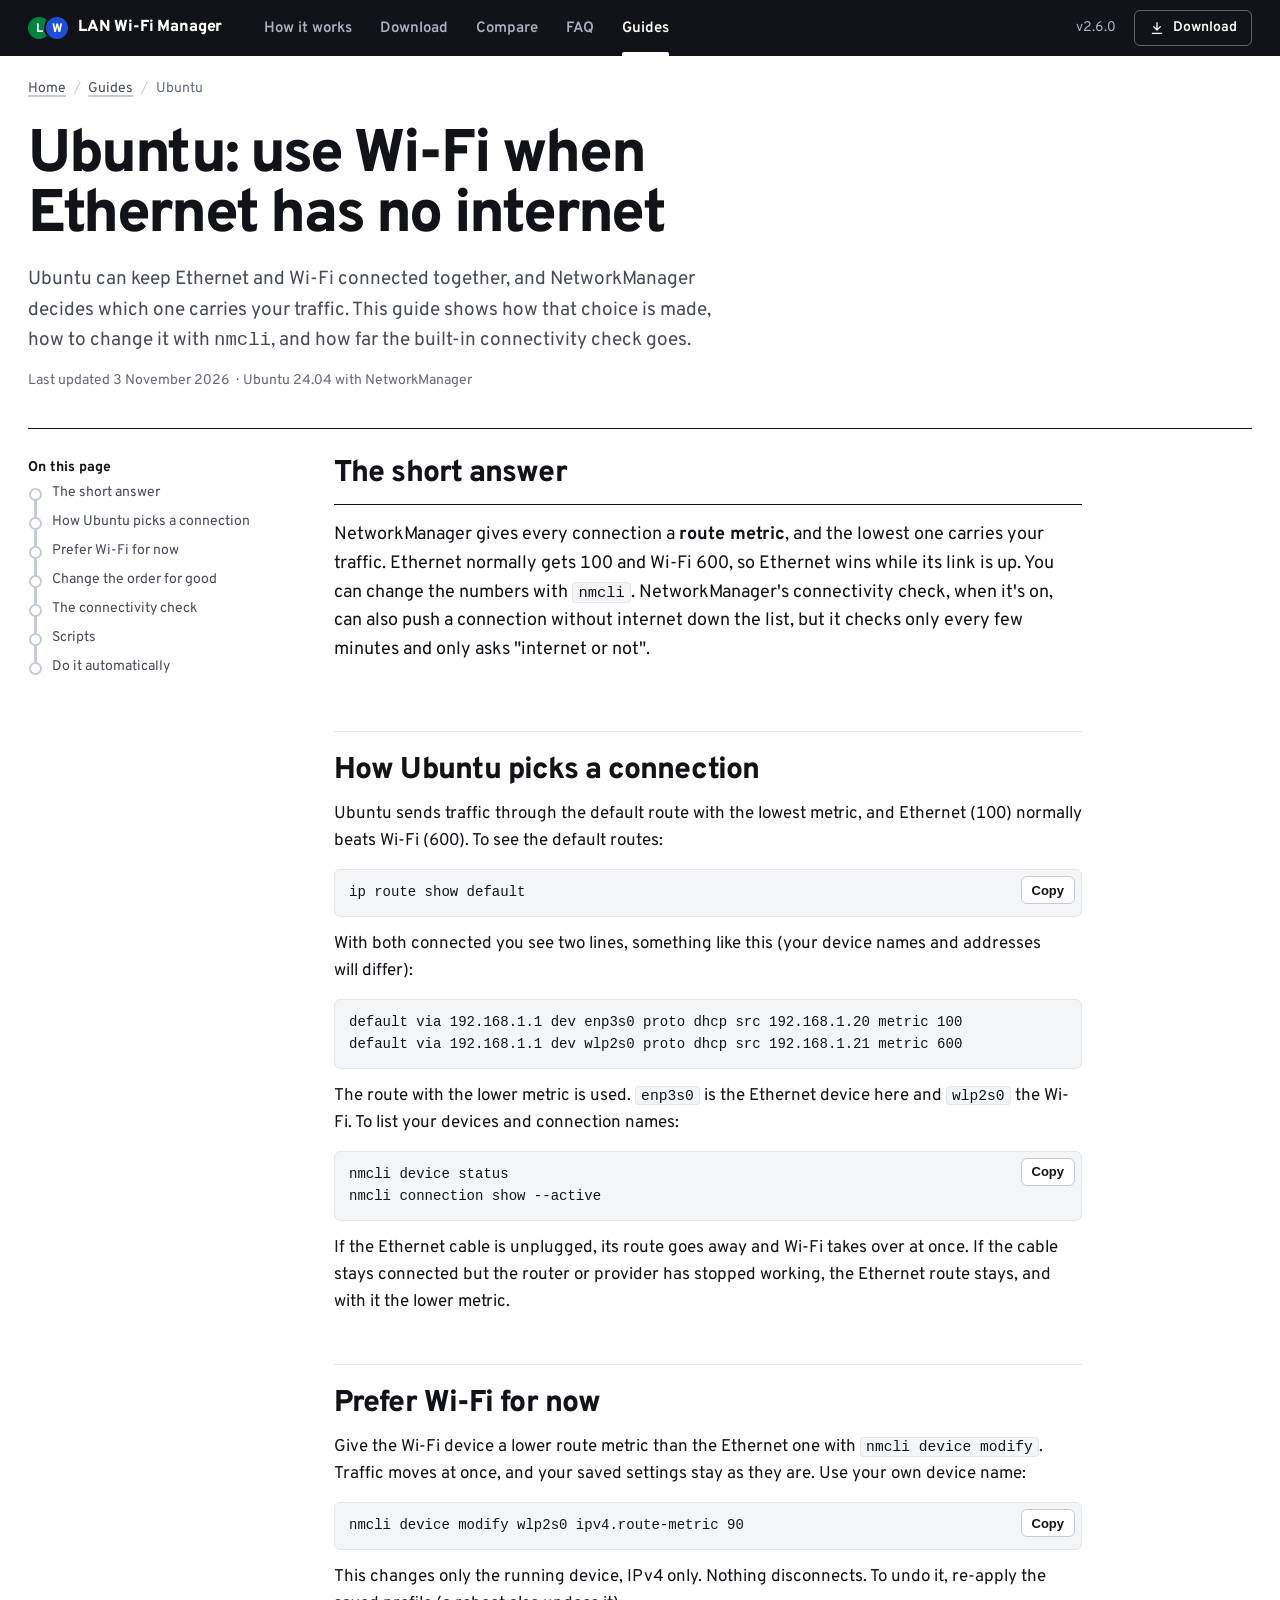
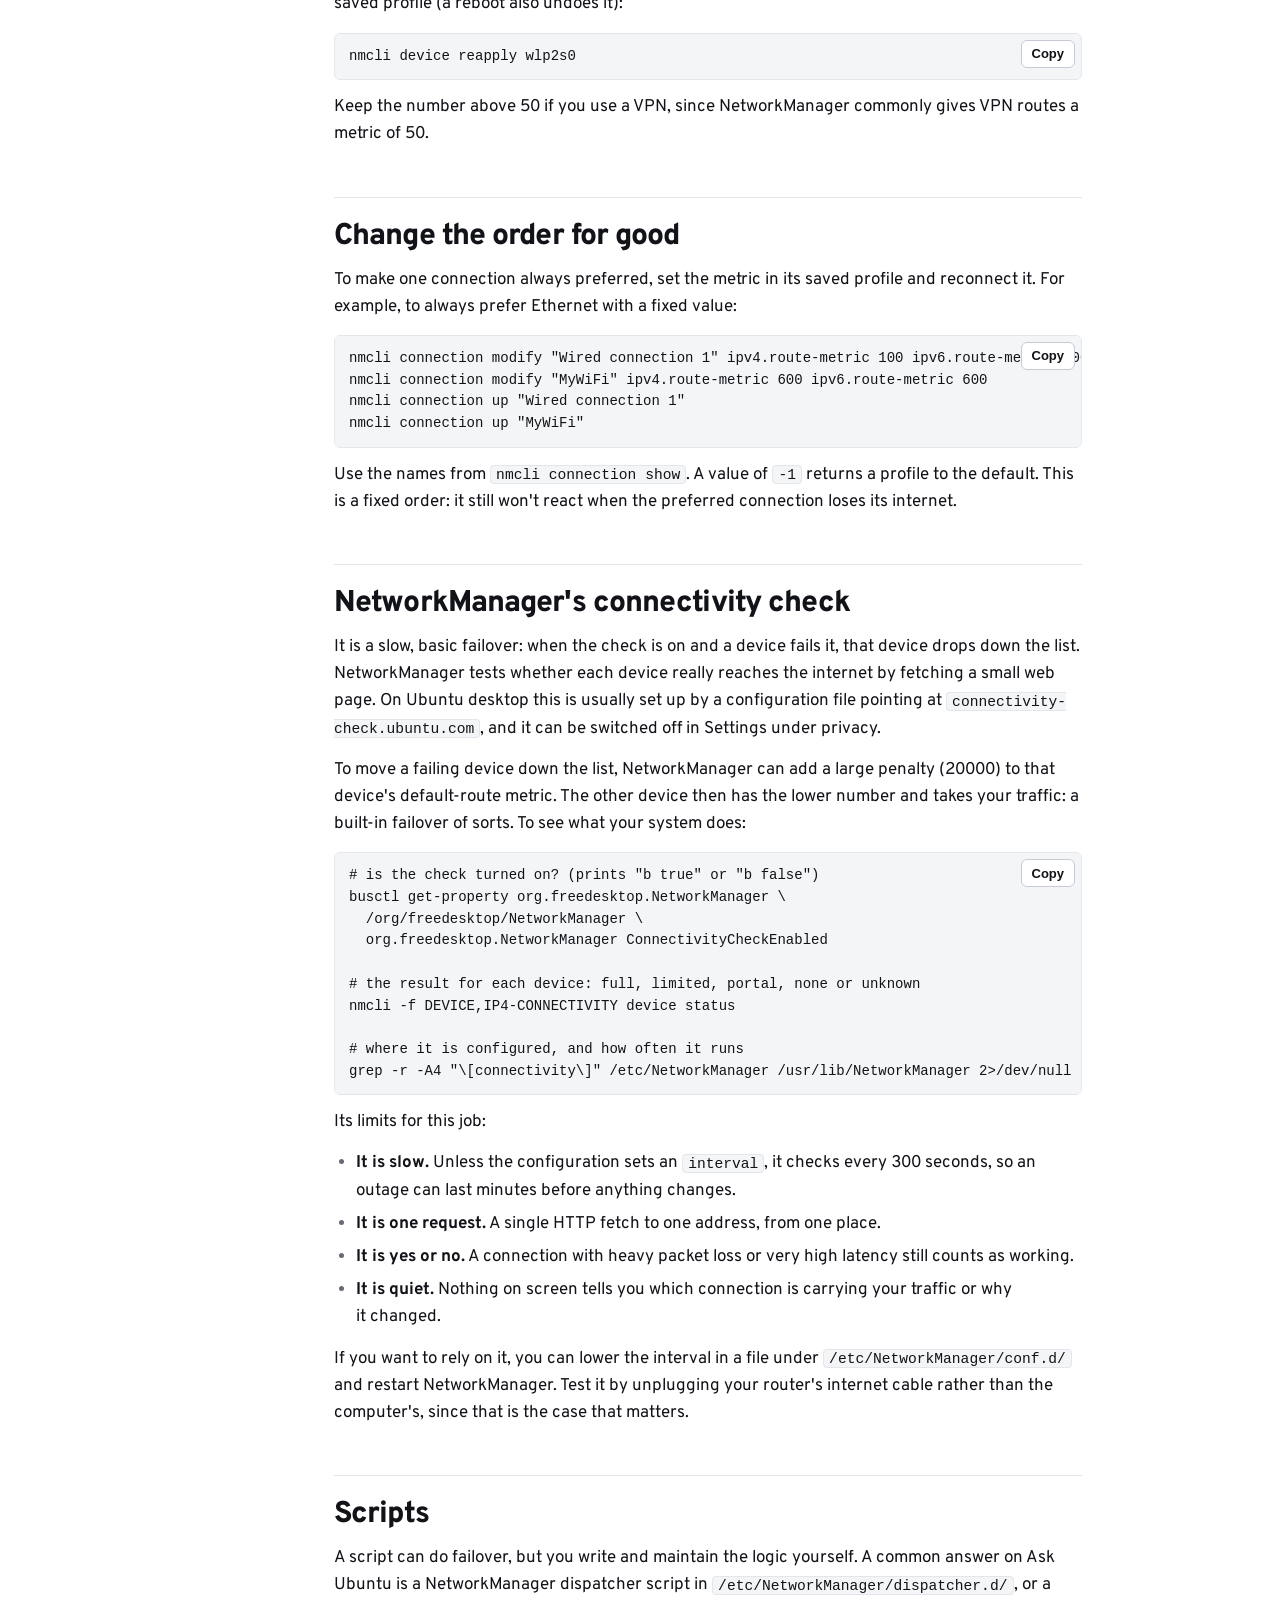
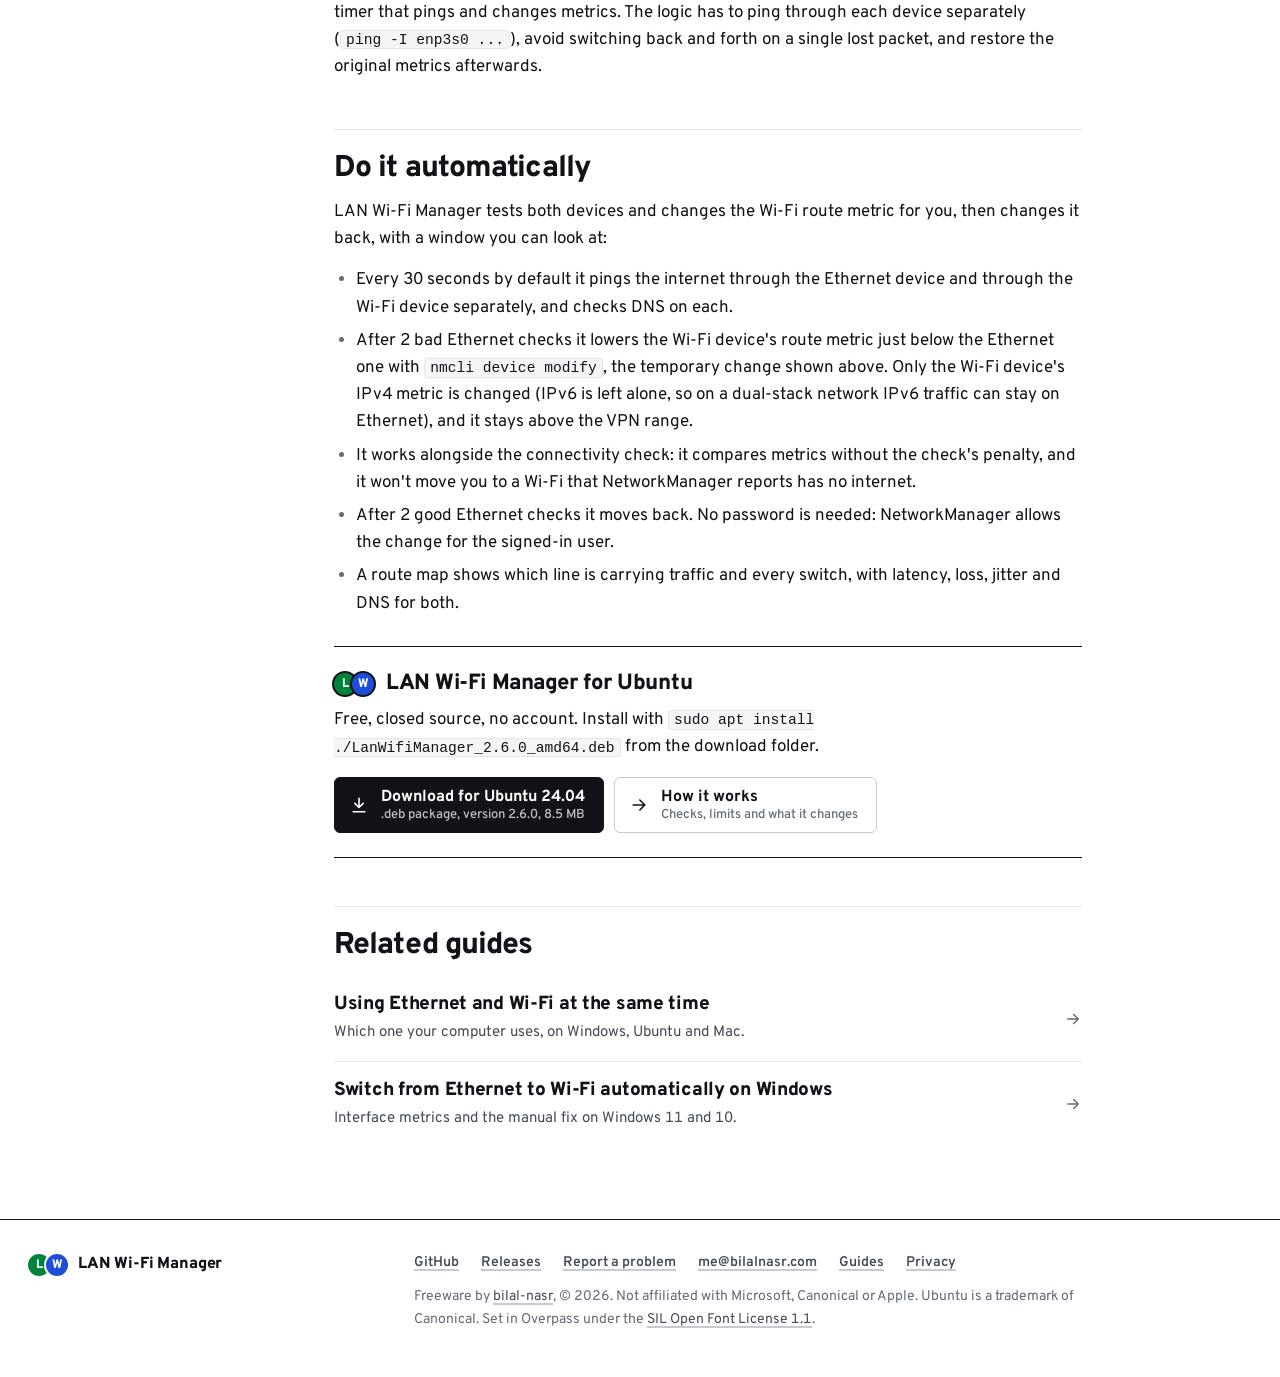
<file: docs/guides/ubuntu-ethernet-wifi-failover/index.html>
<!doctype html>
<html lang="en">
<head>
<meta charset="utf-8">
<meta name="viewport" content="width=device-width, initial-scale=1">
<title>Ubuntu: use Wi-Fi when Ethernet has no internet</title>
<meta name="description" content="How Ubuntu picks Ethernet or Wi-Fi, changing the route metric with nmcli, what NetworkManager's connectivity check does, and automatic failover.">
<link rel="canonical" href="https://lan.bilalnasr.com/guides/ubuntu-ethernet-wifi-failover/">
<meta name="theme-color" content="#111318">
<meta name="color-scheme" content="light dark">
<meta name="author" content="bilal-nasr">
<meta property="og:type" content="article">
<meta property="og:site_name" content="LAN Wi-Fi Manager">
<meta property="og:title" content="Ubuntu: use Wi-Fi when Ethernet has no internet">
<meta property="og:description" content="How Ubuntu picks Ethernet or Wi-Fi, changing the route metric with nmcli, what NetworkManager's connectivity check does, and automatic failover.">
<meta property="og:url" content="https://lan.bilalnasr.com/guides/ubuntu-ethernet-wifi-failover/">
<meta property="og:image" content="https://lan.bilalnasr.com/og-image.png">
<meta property="og:image:width" content="1280">
<meta property="og:image:height" content="640">
<meta property="og:image:alt" content="LAN Wi-Fi Manager route map: traffic moves from the green LAN line to the blue Wi-Fi line and back">
<meta property="og:locale" content="en_US">
<meta name="twitter:card" content="summary_large_image">
<meta name="twitter:title" content="Ubuntu: use Wi-Fi when Ethernet has no internet">
<meta name="twitter:description" content="How Ubuntu picks Ethernet or Wi-Fi, changing the route metric with nmcli, what NetworkManager's connectivity check does, and automatic failover.">
<meta name="twitter:image" content="https://lan.bilalnasr.com/og-image.png">
<meta name="twitter:image:alt" content="LAN Wi-Fi Manager route map: traffic moves from the green LAN line to the blue Wi-Fi line and back">
<link rel="icon" href="../../favicon.ico" sizes="any">
<link rel="icon" href="../../assets/icon-32.png" type="image/png" sizes="32x32">
<link rel="apple-touch-icon" href="../../apple-touch-icon.png">
<link rel="preload" href="../../fonts/overpass-latin.woff2" as="font" type="font/woff2" crossorigin>
<link rel="stylesheet" href="../../assets/site.css">
<script type="application/ld+json">
{
  "@context": "https://schema.org",
  "@type": "BreadcrumbList",
  "itemListElement": [
    { "@type": "ListItem", "position": 1, "name": "LAN Wi-Fi Manager", "item": "https://lan.bilalnasr.com/" },
    { "@type": "ListItem", "position": 2, "name": "Guides", "item": "https://lan.bilalnasr.com/guides/" },
    { "@type": "ListItem", "position": 3, "name": "Ubuntu Ethernet to Wi-Fi failover", "item": "https://lan.bilalnasr.com/guides/ubuntu-ethernet-wifi-failover/" }
  ]
}
</script>
<script type="application/ld+json">
{
  "@context": "https://schema.org",
  "@type": "TechArticle",
  "headline": "Ubuntu: use Wi-Fi when Ethernet has no internet",
  "description": "How Ubuntu picks Ethernet or Wi-Fi, changing the route metric with nmcli, what NetworkManager's connectivity check does, and automatic failover.",
  "datePublished": "2026-10-08",
  "dateModified": "2026-11-03",
  "author": { "@type": "Person", "@id": "https://lan.bilalnasr.com/#developer", "name": "bilal-nasr", "url": "https://github.com/bilal-nasr", "sameAs": ["https://github.com/bilal-nasr"] },
  "publisher": { "@type": "Person", "@id": "https://lan.bilalnasr.com/#developer", "name": "bilal-nasr", "url": "https://github.com/bilal-nasr", "sameAs": ["https://github.com/bilal-nasr"] },
  "image": "https://lan.bilalnasr.com/og-image.png",
  "mainEntityOfPage": "https://lan.bilalnasr.com/guides/ubuntu-ethernet-wifi-failover/"
}
</script>
</head>
<body>
<svg width="0" height="0" style="position:absolute" aria-hidden="true" focusable="false">
  <symbol id="i-down" viewBox="0 0 24 24"><path d="M12 4v11M7 10l5 5 5-5M5 20h14"/></symbol>
  <symbol id="i-right" viewBox="0 0 24 24"><path d="M5 12h14M13 6l6 6-6 6"/></symbol>
</svg>
<a class="skip" href="#main">Skip to content</a>

<header class="band">
  <div class="wrap band-in">
    <a class="brand" href="../../" aria-label="LAN Wi-Fi Manager, home">
      <span class="brand-mark" aria-hidden="true"><i class="bullet lan">L</i><i class="bullet wifi">W</i></span>
      LAN Wi-Fi Manager
    </a>
    <nav class="nav" aria-label="Main">
      <ul>
        <li><a href="../../#how-it-works">How it works</a></li>
        <li><a href="../../#download">Download</a></li>
        <li class="nav-opt"><a href="../../#compare">Compare</a></li>
        <li><a href="../../#faq">FAQ</a></li>
        <li><a href="../" aria-current="true">Guides</a></li>
      </ul>
    </nav>
    <div class="band-right">
      <span class="ver">v2.6.0</span>
      <a class="band-cta" href="../../#download"><svg class="icon" aria-hidden="true"><use href="#i-down"/></svg>Download</a>
    </div>
  </div>
</header>

<main id="main" class="wrap">
  <nav class="crumbs" aria-label="Breadcrumb">
    <ol>
      <li><a href="../../">Home</a></li>
      <li><a href="../">Guides</a></li>
      <li><span aria-current="page">Ubuntu</span></li>
    </ol>
  </nav>

  <header class="page-head">
    <h1>Ubuntu: use Wi-Fi when Ethernet has no internet</h1>
    <p class="lede">Ubuntu can keep Ethernet and Wi-Fi connected together, and NetworkManager decides which one carries your traffic. This guide shows how that choice is made, how to change it with <code>nmcli</code>, and how far the built-in connectivity check goes.</p>
    <p class="meta">Last updated <time datetime="2026-11-03">3 November 2026</time><span class="dot" aria-hidden="true">·</span>Ubuntu 24.04 with NetworkManager</p>
  </header>

  <div class="article">
    <aside class="toc" aria-label="On this page">
      <div class="toc-in">
        <b>On this page</b>
        <ol>
          <li><a href="#short-answer">The short answer</a></li>
          <li><a href="#metrics">How Ubuntu picks a connection</a></li>
          <li><a href="#temporary">Prefer Wi-Fi for now</a></li>
          <li><a href="#permanent">Change the order for good</a></li>
          <li><a href="#connectivity">The connectivity check</a></li>
          <li><a href="#scripts">Scripts</a></li>
          <li><a href="#automatic">Do it automatically</a></li>
        </ol>
      </div>
    </aside>

    <article class="prose">
      <h2 id="short-answer">The short answer</h2>
      <div class="short">
        <p>NetworkManager gives every connection a <b>route metric</b>, and the lowest one carries your traffic. Ethernet normally gets 100 and Wi-Fi 600, so Ethernet wins while its link is up. You can change the numbers with <code>nmcli</code>. NetworkManager's connectivity check, when it's on, can also push a connection without internet down the list, but it checks only every few minutes and only asks "internet or not".</p>
      </div>

      <h2 id="metrics">How Ubuntu picks a connection</h2>
      <p>Ubuntu sends traffic through the default route with the lowest metric, and Ethernet (100) normally beats Wi-Fi (600). To see the default routes:</p>
      <div class="code"><pre><code>ip route show default</code></pre></div>
      <p>With both connected you see two lines, something like this (your device names and addresses will differ):</p>
      <div class="code"><pre data-nocopy><code>default via 192.168.1.1 dev enp3s0 proto dhcp src 192.168.1.20 metric 100
default via 192.168.1.1 dev wlp2s0 proto dhcp src 192.168.1.21 metric 600</code></pre></div>
      <p>The route with the lower metric is used. <code>enp3s0</code> is the Ethernet device here and <code>wlp2s0</code> the Wi-Fi. To list your devices and connection names:</p>
      <div class="code"><pre><code>nmcli device status
nmcli connection show --active</code></pre></div>
      <p>If the Ethernet cable is unplugged, its route goes away and Wi-Fi takes over at once. If the cable stays connected but the router or provider has stopped working, the Ethernet route stays, and with it the lower metric.</p>

      <h2 id="temporary">Prefer Wi-Fi for now</h2>
      <p>Give the Wi-Fi device a lower route metric than the Ethernet one with <code>nmcli device modify</code>. Traffic moves at once, and your saved settings stay as they are. Use your own device name:</p>
      <div class="code"><pre><code>nmcli device modify wlp2s0 ipv4.route-metric 90</code></pre></div>
      <p>This changes only the running device, IPv4 only. Nothing disconnects. To undo it, re-apply the saved profile (a reboot also undoes it):</p>
      <div class="code"><pre><code>nmcli device reapply wlp2s0</code></pre></div>
      <p>Keep the number above 50 if you use a VPN, since NetworkManager commonly gives VPN routes a metric of 50.</p>

      <h2 id="permanent">Change the order for good</h2>
      <p>To make one connection always preferred, set the metric in its saved profile and reconnect it. For example, to always prefer Ethernet with a fixed value:</p>
      <div class="code"><pre><code>nmcli connection modify "Wired connection 1" ipv4.route-metric 100 ipv6.route-metric 100
nmcli connection modify "MyWiFi" ipv4.route-metric 600 ipv6.route-metric 600
nmcli connection up "Wired connection 1"
nmcli connection up "MyWiFi"</code></pre></div>
      <p>Use the names from <code>nmcli connection show</code>. A value of <code>-1</code> returns a profile to the default. This is a fixed order: it still won't react when the preferred connection loses its internet.</p>

      <h2 id="connectivity">NetworkManager's connectivity check</h2>
      <p>It is a slow, basic failover: when the check is on and a device fails it, that device drops down the list. NetworkManager tests whether each device really reaches the internet by fetching a small web page. On Ubuntu desktop this is usually set up by a configuration file pointing at <code>connectivity-check.ubuntu.com</code>, and it can be switched off in Settings under privacy.</p>
      <p>To move a failing device down the list, NetworkManager can add a large penalty (20000) to that device's default-route metric. The other device then has the lower number and takes your traffic: a built-in failover of sorts. To see what your system does:</p>
      <div class="code"><pre><code># is the check turned on? (prints "b true" or "b false")
busctl get-property org.freedesktop.NetworkManager \
  /org/freedesktop/NetworkManager \
  org.freedesktop.NetworkManager ConnectivityCheckEnabled

# the result for each device: full, limited, portal, none or unknown
nmcli -f DEVICE,IP4-CONNECTIVITY device status

# where it is configured, and how often it runs
grep -r -A4 "\[connectivity\]" /etc/NetworkManager /usr/lib/NetworkManager 2>/dev/null</code></pre></div>
      <p>Its limits for this job:</p>
      <ul>
        <li><b>It is slow.</b> Unless the configuration sets an <code>interval</code>, it checks every 300 seconds, so an outage can last minutes before anything changes.</li>
        <li><b>It is one request.</b> A single HTTP fetch to one address, from one place.</li>
        <li><b>It is yes or no.</b> A connection with heavy packet loss or very high latency still counts as working.</li>
        <li><b>It is quiet.</b> Nothing on screen tells you which connection is carrying your traffic or why it changed.</li>
      </ul>
      <p>If you want to rely on it, you can lower the interval in a file under <code>/etc/NetworkManager/conf.d/</code> and restart NetworkManager. Test it by unplugging your router's internet cable rather than the computer's, since that is the case that matters.</p>

      <h2 id="scripts">Scripts</h2>
      <p>A script can do failover, but you write and maintain the logic yourself. A common answer on Ask Ubuntu is a NetworkManager dispatcher script in <code>/etc/NetworkManager/dispatcher.d/</code>, or a timer that pings and changes metrics. The logic has to ping through each device separately (<code class="nw">ping -I enp3s0 ...</code>), avoid switching back and forth on a single lost packet, and restore the original metrics afterwards.</p>

      <h2 id="automatic">Do it automatically</h2>
      <p>LAN Wi-Fi Manager tests both devices and changes the Wi-Fi route metric for you, then changes it back, with a window you can look at:</p>
      <ul>
        <li>Every 30 seconds by default it pings the internet through the Ethernet device and through the Wi-Fi device separately, and checks DNS on each.</li>
        <li>After 2 bad Ethernet checks it lowers the Wi-Fi device's route metric just below the Ethernet one with <code>nmcli device modify</code>, the temporary change shown above. Only the Wi-Fi device's IPv4 metric is changed (IPv6 is left alone, so on a dual-stack network IPv6 traffic can stay on Ethernet), and it stays above the VPN range.</li>
        <li>It works alongside the connectivity check: it compares metrics without the check's penalty, and it won't move you to a Wi-Fi that NetworkManager reports has no internet.</li>
        <li>After 2 good Ethernet checks it moves back. No password is needed: NetworkManager allows the change for the signed-in user.</li>
        <li>A route map shows which line is carrying traffic and every switch, with latency, loss, jitter and DNS for both.</li>
      </ul>
      <div class="app-box">
        <h3><span class="brand-mark" aria-hidden="true"><i class="bullet lan">L</i><i class="bullet wifi">W</i></span>LAN Wi-Fi Manager for Ubuntu</h3>
        <p>Free, closed source, no account. Install with <code>sudo apt install ./LanWifiManager_2.6.0_amd64.deb</code> from the download folder.</p>
        <div class="get">
          <a class="btn primary" href="https://github.com/bilal-nasr/lan-wifi-manager/releases/download/v2.6.0/LanWifiManager_2.6.0_amd64.deb">
            <svg class="icon" aria-hidden="true"><use href="#i-down"/></svg>
            <span><b>Download for Ubuntu 24.04</b><small>.deb package, version 2.6.0, 8.5 MB</small></span>
          </a>
          <a class="btn" href="../../#how-it-works">
            <svg class="icon" aria-hidden="true"><use href="#i-right"/></svg>
            <span><b>How it works</b><small>Checks, limits and what it changes</small></span>
          </a>
        </div>
      </div>

      <h2 id="related">Related guides</h2>
      <ul class="links">
        <li><a href="../ethernet-and-wifi-at-the-same-time/"><b>Using Ethernet and Wi-Fi at the same time</b><span>Which one your computer uses, on Windows, Ubuntu and Mac.</span><svg class="icon" aria-hidden="true"><use href="#i-right"/></svg></a></li>
        <li><a href="../switch-ethernet-to-wifi-windows/"><b>Switch from Ethernet to Wi-Fi automatically on Windows</b><span>Interface metrics and the manual fix on Windows 11 and 10.</span><svg class="icon" aria-hidden="true"><use href="#i-right"/></svg></a></li>
      </ul>
    </article>
  </div>
</main>

<footer class="foot">
  <div class="wrap foot-in">
    <div>
      <a class="brand" href="../../"><span class="brand-mark" aria-hidden="true"><i class="bullet lan">L</i><i class="bullet wifi">W</i></span>LAN Wi-Fi Manager</a>
    </div>
    <div>
      <nav aria-label="Footer">
        <ul>
          <li><a href="https://github.com/bilal-nasr/lan-wifi-manager">GitHub</a></li>
          <li><a href="https://github.com/bilal-nasr/lan-wifi-manager/releases">Releases</a></li>
          <li><a href="https://github.com/bilal-nasr/lan-wifi-manager/issues">Report a problem</a></li>
          <li><a href="mailto:me@bilalnasr.com">me@bilalnasr.com</a></li>
          <li><a href="../">Guides</a></li>
          <li><a href="../../#privacy">Privacy</a></li>
        </ul>
      </nav>
      <p>Freeware by <a href="https://github.com/bilal-nasr">bilal-nasr</a>, © 2026. Not affiliated with Microsoft, Canonical or Apple. Ubuntu is a trademark of Canonical. Set in Overpass under the <a href="../../fonts/OFL.txt">SIL Open Font License 1.1</a>.</p>
    </div>
  </div>
</footer>
<script src="../../assets/site.js" defer></script>
</body>
</html>
</file>
<file: docs/assets/site.css>
/* LAN Wi-Fi Manager website. The same two-line transit map as the app (DESIGN.md):
   white map paper (night map in dark mode) under a black signage band, Overpass everywhere,
   hairlines instead of cards, green means LAN and blue means Wi-Fi and nothing else,
   red only for closures and errors. */

/* ---------- font: Overpass, self-hosted (SIL OFL 1.1, fonts/OFL.txt), variable 400-800 ---------- */
@font-face {
  font-family: "Overpass";
  font-style: normal;
  font-weight: 400 800;
  font-display: swap;
  src: url("../fonts/overpass-latin-ext.woff2") format("woff2");
  unicode-range: U+0100-02BA, U+02BD-02C5, U+02C7-02CC, U+02CE-02D7, U+02DD-02FF, U+0304, U+0308, U+0329, U+1D00-1DBF, U+1E00-1E9F, U+1EF2-1EFF, U+2020, U+20A0-20AB, U+20AD-20C0, U+2113, U+2C60-2C7F, U+A720-A7FF;
}
@font-face {
  font-family: "Overpass";
  font-style: normal;
  font-weight: 400 800;
  font-display: swap;
  src: url("../fonts/overpass-latin.woff2") format("woff2");
  unicode-range: U+0000-00FF, U+0131, U+0152-0153, U+02BB-02BC, U+02C6, U+02DA, U+02DC, U+0304, U+0308, U+0329, U+2000-206F, U+20AC, U+2122, U+2191, U+2193, U+2212, U+2215, U+FEFF, U+FFFD;
}

/* ---------- tokens ---------- */
:root {
  color-scheme: light;
  --ground: #ffffff;
  --ground-2: #f4f5f7;
  --ground-3: #e9ecf1;
  --ink: #111318;
  --ink-2: #454b57;
  --ink-3: #646b78;
  --rule: #e3e6eb;
  --rule-strong: #c5cad3;
  --band: #111318;
  --band-ink: #ffffff;
  --band-ink-2: #aab1bd;
  --lan: #00843d;
  --wifi: #1d4ed8;
  --wifi-span: rgb(29 78 216 / .075);
  --bullet-ink: #ffffff;
  --alert: #d0241b;
  --warn: #a14a05;
  --warn-line: #e09a00;
  --code-bg: #f4f5f7;
  --radius: 6px;
  --font: "Overpass", system-ui, -apple-system, "Segoe UI", Ubuntu, Cantarell, sans-serif;
  --mono: ui-monospace, "Cascadia Mono", "Cascadia Code", Consolas, "Ubuntu Mono", "SF Mono", Menlo, monospace;
  --ease: cubic-bezier(.16, 1, .3, 1);
  --band-h: 56px;
  --gutter: 28px;
  --max: 1240px;
}
@media (prefers-color-scheme: dark) {
  :root {
    color-scheme: dark;
    --ground: #101217;
    --ground-2: #171a21;
    --ground-3: #20242d;
    --ink: #eceef2;
    --ink-2: #b6bcc7;
    --ink-3: #969dab;
    --rule: #252a33;
    --rule-strong: #3a414d;
    --band: #050608;
    --band-ink-2: #969dab;
    --lan: #2fbf71;
    --wifi: #6b97f2;
    --wifi-span: rgb(107 151 242 / .10);
    --bullet-ink: #0b0d10;
    --alert: #ff6257;
    --warn: #f0b443;
    --warn-line: #f0b443;
    --code-bg: #171a21;
  }
}

/* ---------- base ---------- */
*, *::before, *::after { box-sizing: border-box; }
html { -webkit-text-size-adjust: 100%; text-size-adjust: 100%; scroll-padding-top: calc(var(--band-h) + 16px); }
@media (prefers-reduced-motion: no-preference) { html { scroll-behavior: smooth; } }
body {
  margin: 0;
  background: var(--ground);
  color: var(--ink);
  font: 400 17px/1.6 var(--font);
  font-variant-numeric: tabular-nums;
  -webkit-font-smoothing: antialiased;
  -moz-osx-font-smoothing: grayscale;
  caret-color: var(--ink);
  scrollbar-color: var(--rule-strong) var(--ground);
}
h1, h2, h3, p, ul, ol, dl, dd, figure, pre { margin: 0; }
h1, h2, h3 { text-wrap: balance; }
p, li, dd { text-wrap: pretty; }
img, svg { display: block; max-width: 100%; }
img { height: auto; }
a { color: inherit; text-decoration-thickness: 1.5px; text-underline-offset: .2em; text-decoration-color: var(--rule-strong); transition: text-decoration-color .15s; }
a:hover { text-decoration-color: currentColor; }
strong, b { font-weight: 700; }
::selection { background: color-mix(in srgb, var(--ink) 18%, transparent); color: inherit; }
:focus-visible { outline: 2px solid var(--ink); outline-offset: 2px; border-radius: 2px; }
::-webkit-scrollbar { width: 12px; height: 10px; }
::-webkit-scrollbar-thumb { background: var(--rule-strong); border-radius: 10px; border: 3px solid var(--ground); }
::-webkit-scrollbar-thumb:hover { background: var(--ink-3); }
::-webkit-scrollbar-track { background: var(--ground); }
.sr { position: absolute; width: 1px; height: 1px; padding: 0; margin: -1px; overflow: hidden; clip: rect(0 0 0 0); white-space: nowrap; border: 0; }
.skip { position: absolute; left: 12px; top: -60px; z-index: 50; background: var(--ground); color: var(--ink); padding: 8px 14px; border: 1.5px solid var(--ink); border-radius: var(--radius); font-weight: 600; text-decoration: none; }
.skip:focus { top: 10px; }
.wrap { width: 100%; max-width: calc(var(--max) + 2 * var(--gutter)); margin-inline: auto; padding-inline: var(--gutter); }
.muted { color: var(--ink-3); }
.icon { width: 18px; height: 18px; flex-shrink: 0; fill: none; stroke: currentColor; stroke-width: 1.9; stroke-linecap: round; stroke-linejoin: round; }

/* ---------- line bullets: the identity mark ---------- */
.bullet {
  --d: 22px;
  display: inline-grid; place-items: center; flex-shrink: 0;
  width: var(--d); height: var(--d); border-radius: 50%;
  background: var(--c); color: var(--bullet-ink);
  font-weight: 800; font-size: calc(var(--d) * .56); line-height: 1; font-style: normal;
  padding-top: calc(var(--d) * .07);
  font-variant-numeric: normal; user-select: none;
}
.bullet.lan { --c: var(--lan); }
.bullet.wifi { --c: var(--wifi); }

/* ---------- the black signage band ---------- */
.band {
  position: sticky; top: 0; z-index: 30;
  background: var(--band); color: var(--band-ink);
}
.band ::selection { background: rgb(255 255 255 / .3); }
.band :focus-visible { outline-color: var(--band-ink); }
.band-in { display: flex; align-items: center; gap: 28px; height: var(--band-h); }
.brand { display: flex; align-items: center; gap: 10px; font-weight: 800; font-size: 16px; letter-spacing: -0.01em; white-space: nowrap; text-decoration: none; color: var(--band-ink); }
.brand-mark { display: flex; }
.brand-mark .bullet { --d: 22px; box-shadow: 0 0 0 2px var(--band); }
.brand-mark .bullet + .bullet { margin-left: -4px; }
.nav { align-self: stretch; display: flex; min-width: 0; }
.nav ul { display: flex; list-style: none; padding: 0; margin: 0; }
.nav a {
  position: relative; display: flex; align-items: center; height: 100%;
  padding: 2px 14px 0; color: var(--band-ink-2); font-weight: 600; font-size: 15px;
  text-decoration: none; white-space: nowrap; transition: color .2s;
}
.nav a:hover, .nav a[aria-current] { color: var(--band-ink); }
.nav a[aria-current]::after { content: ""; position: absolute; left: 14px; right: 14px; bottom: 0; height: 4px; background: var(--band-ink); border-radius: 2px 2px 0 0; }
.nav a:focus-visible { outline-offset: -8px; }
.band-right { margin-left: auto; display: flex; align-items: center; gap: 18px; font-size: 14px; color: var(--band-ink-2); white-space: nowrap; }
.band-cta {
  display: inline-flex; align-items: center; gap: 8px; height: 36px; padding: 0 14px;
  border: 1.5px solid rgb(255 255 255 / .35); border-radius: var(--radius);
  color: var(--band-ink); font-weight: 600; font-size: 14px; text-decoration: none;
  transition: border-color .15s, background-color .15s;
}
.band-cta:hover { border-color: var(--band-ink); background: rgb(255 255 255 / .06); }
.band-cta .icon { width: 16px; height: 16px; }

/* ---------- buttons ---------- */
.btn {
  display: inline-flex; align-items: center; justify-content: center; gap: 8px;
  min-height: 40px; padding: 0 16px; border-radius: var(--radius);
  border: 1.5px solid var(--rule-strong); background: var(--ground); color: var(--ink);
  font-weight: 600; font-size: 15px; line-height: 1.2; text-decoration: none; cursor: pointer; white-space: nowrap;
  transition: border-color .15s, background-color .15s, color .15s;
}
.btn:hover { border-color: var(--ink); }
.btn:active { background: var(--ground-2); }
.btn.primary { background: var(--ink); border-color: var(--ink); color: var(--ground); }
.btn.primary:hover { background: color-mix(in srgb, var(--ink) 86%, var(--ground)); }
.btn.primary:focus-visible { outline-offset: 3px; }

/* the download set: one per system, the visitor's own system is the primary */
.get { display: flex; flex-wrap: wrap; gap: 10px; }
.get .btn { min-height: 56px; padding: 0 18px 0 14px; justify-content: flex-start; text-align: left; gap: 12px; }
.get .btn .icon { width: 20px; height: 20px; }
.get .btn span { display: grid; gap: 1px; }
.get .btn b { font-size: 16px; font-weight: 700; }
.get .btn small { font-size: 13px; font-weight: 500; color: var(--ink-3); }
.get .btn.primary small { color: inherit; opacity: .75; }
.get-meta { margin-top: 12px; font-size: 14px; color: var(--ink-3); }
.get-meta a { color: var(--ink-2); }
.dot { display: inline-block; margin: 0 .45em; color: var(--ink-3); }

/* ---------- the hero: a failover told as the app's log spine ---------- */
.hero { padding: 40px 0 28px; }
.log {
  --tw: 96px;
  display: grid;
  grid-template-columns: var(--tw) 32px minmax(0, 1fr) 112px 112px;
}
.log-head, .row { display: contents; }
.log-head > * { padding-bottom: 6px; font-size: 13px; font-weight: 700; color: var(--ink-2); }
.log-head .colh { display: flex; align-items: center; justify-content: flex-end; gap: 8px; border-bottom: 1.5px solid var(--ink); }
.log-head .colh .bullet { --d: 20px; }
.log-head .pad { border-bottom: 1.5px solid var(--ink); }
.row > * { padding-top: 10px; padding-bottom: 10px; }
.row .t { text-align: right; padding-right: 12px; font-size: 13px; color: var(--ink-3); white-space: nowrap; padding-top: 13px; }
.row .msg { padding-left: 18px; min-width: 0; }
.row .m { text-align: right; font-size: 16px; font-weight: 700; padding-top: 11px; white-space: nowrap; border-bottom: 1px solid var(--rule); }
.row .m.no { color: var(--alert); font-weight: 600; font-size: 14px; padding-top: 13px; }
.row .m.idle { color: var(--ink-3); font-weight: 400; }
.row .m em { font-style: normal; font-size: 12px; font-weight: 400; color: var(--ink-3); margin-left: 3px; }
.row.note .msg { color: var(--ink-3); font-size: 15px; padding-top: 11px; }
.row.warn .msg { color: var(--warn); font-size: 15px; padding-top: 11px; }

/* the spine and its tick; colour from the line carrying traffic */
.spine { --c: var(--lan); position: relative; }
.on-wifi .spine { --c: var(--wifi); }
.spine::before { content: ""; position: absolute; left: 14px; top: 0; bottom: 0; width: 4px; background: var(--c); }
.spine::after { content: ""; position: absolute; left: 14px; top: 22px; width: 12px; height: 3px; background: var(--c); }
.warn .spine::after { background: var(--warn-line); }
/* no replies: a hollow red ring */
.down .spine::after { left: 9px; top: 15px; width: 14px; height: 14px; border-radius: 50%; background: var(--ground); border: 2.5px solid var(--alert); }
/* a switch: the old line runs into an interchange ring, the new line leaves it */
.switch .spine::before { background: linear-gradient(var(--c0) 0 26px, var(--c) 26px); }
.switch.to-wifi .spine { --c0: var(--lan); }
.switch.to-lan .spine { --c0: var(--wifi); }
.switch .spine::after { left: 5px; top: 13px; width: 22px; height: 22px; border-radius: 50%; background: var(--ground); border: 4px solid var(--ink); }
.switch .t { color: var(--ink); font-weight: 800; }
.switch .msg strong { display: block; font-size: 20px; font-weight: 800; letter-spacing: -0.015em; line-height: 1.3; padding-top: 2px; }
.switch .msg p { color: var(--ink-2); margin-top: 4px; max-width: 58ch; }
/* the terminus: a short perpendicular bar */
.end .spine::before { bottom: auto; height: 18px; }
.end .spine::after { left: 6px; top: 16px; width: 20px; height: 4px; border-radius: 1px; background: var(--c); }
.row.end > * { padding: 0; height: 26px; }
.row.lead .msg { padding-top: 4px; padding-bottom: 22px; }
.row.lead .t { padding-top: 20px; }
.row.lead .m { padding-top: 18px; }
.row.cta .msg { padding-top: 18px; padding-bottom: 26px; }
.row.cta .m, .row.end .m { border-bottom: 0; }

.hero h1 {
  font-size: clamp(40px, 6.2vw, 76px); font-weight: 800; line-height: .96; letter-spacing: -0.04em;
  max-width: 13em;
}
.hero h1 .tail { display: block; color: var(--ink-2); }
.hero .lede { margin-top: 18px; max-width: 46ch; font-size: clamp(17px, 1.6vw, 20px); line-height: 1.5; color: var(--ink-2); }
.hero .lede b { color: var(--ink); }
.hero-foot { margin: 16px 0 0 calc(96px + 32px + 18px); font-size: 13px; color: var(--ink-3); }

/* a short spine-drawing moment on first load */
@media (prefers-reduced-motion: no-preference) {
  .hero .spine::before { transform-origin: top; animation: draw .7s var(--ease) both; animation-delay: calc(var(--i, 0) * 110ms); }
  .hero .spine::after { animation: pop .5s var(--ease) both; animation-delay: calc(var(--i, 0) * 110ms + 240ms); }
  @keyframes draw { from { transform: scaleY(0); } }
  @keyframes pop { from { opacity: 0; transform: scale(.4); } }
}

/* ---------- sections as boards: a label column beside a map column ---------- */
.section { padding: 64px 0 72px; }
.section + .section { padding-top: 0; }
.board {
  display: grid; grid-template-columns: minmax(250px, 330px) minmax(0, 1fr); gap: 20px 56px;
  border-top: 1.5px solid var(--ink); padding-top: 28px;
}
.board > header { min-width: 0; }
.board h2 { font-size: clamp(30px, 3.4vw, 42px); font-weight: 800; line-height: 1.02; letter-spacing: -0.035em; }
.board > header p { margin-top: 14px; color: var(--ink-2); font-size: 16px; max-width: 40ch; }
.board > header .bullets { display: flex; gap: 6px; margin-bottom: 18px; }
.board-body { min-width: 0; }
.prose { max-width: 68ch; }
.prose > * + * { margin-top: 14px; }
.prose h3 { margin-top: 36px; font-size: 22px; font-weight: 800; letter-spacing: -0.02em; line-height: 1.2; }
.prose h3 + * { margin-top: 10px; }
.prose ul, .prose ol { padding-left: 1.3em; }
.prose li + li { margin-top: 6px; }
.prose li::marker { color: var(--ink-3); }
.prose code, .facts code, td code, .faq code { font-family: var(--mono); font-size: .86em; background: var(--code-bg); border: 1px solid var(--rule); border-radius: 4px; padding: .05em .35em; overflow-wrap: anywhere; }

/* hairline fact rows: term, then text */
.facts { display: grid; }
.facts > div { display: grid; grid-template-columns: minmax(180px, 250px) minmax(0, 1fr); gap: 6px 28px; padding: 16px 0; border-top: 1px solid var(--rule); }
.facts > div:first-child { border-top: 0; padding-top: 4px; }
.facts dt { font-weight: 800; font-size: 18px; letter-spacing: -0.01em; line-height: 1.3; }
.facts dd { color: var(--ink-2); max-width: 64ch; }
.facts dd b { color: var(--ink); }
.facts.two { grid-template-columns: 1fr 1fr; column-gap: 44px; }
.facts.two > div { grid-template-columns: 1fr; }
.facts.two > div:nth-child(2) { border-top: 0; padding-top: 4px; }

/* the strip map figure (How it works) */
.strip { margin-bottom: 28px; }
.strip-scroll { overflow-x: auto; overscroll-behavior-x: contain; padding-bottom: 4px; }
.strip svg { width: 100%; min-width: 620px; height: auto; font-family: var(--font); }
.strip figcaption, figure.shot figcaption { margin-top: 10px; font-size: 14px; color: var(--ink-3); max-width: 70ch; }
.strip .lan-run { stroke: var(--lan); }
.strip .wifi-run { stroke: var(--wifi); }
.strip .lan-stb { stroke: var(--lan); opacity: .42; }
.strip .wifi-stb { stroke: var(--wifi); opacity: .42; }
.strip .down-trk { stroke: var(--alert); }
.strip .ring-down { fill: var(--ground); stroke: var(--alert); }
.strip .ring-x { fill: var(--ground); stroke: var(--ink); }
.strip .cap { fill: var(--ground); stroke: var(--ink); }
.strip .tick-lan { stroke: var(--lan); }
.strip .tick-wifi { stroke: var(--wifi); }
.strip .lbl { fill: var(--ink); font-size: 13px; font-weight: 800; }
.strip .lbl2 { fill: var(--ink-3); font-size: 12px; font-weight: 400; }
.strip .axis { fill: var(--ink-3); font-size: 12px; }
.strip .grid { stroke: var(--rule); }
.strip .name { fill: var(--ink); font-size: 16px; font-weight: 800; }
.strip .bl { fill: var(--lan); }
.strip .bw { fill: var(--wifi); }
.strip .bi { fill: var(--bullet-ink); font-size: 13px; font-weight: 800; }
.strip .train-o { fill: var(--ground); stroke: var(--ink); }
.strip .train-i { fill: var(--lan); }

/* the OS mechanism table and the comparison table */
.table { width: 100%; border-collapse: collapse; font-size: 15px; }
.table caption { text-align: left; font-weight: 700; font-size: 15px; padding-bottom: 10px; }
.table th, .table td { text-align: left; vertical-align: top; padding: 13px 18px 13px 0; border-top: 1px solid var(--rule); }
.table thead th { border-top: 0; border-bottom: 1.5px solid var(--ink); font-size: 13px; font-weight: 700; color: var(--ink-2); padding-bottom: 8px; }
.table tbody th { font-weight: 800; font-size: 16px; letter-spacing: -0.01em; width: 22%; }
.table td { color: var(--ink-2); }
.table td:last-child, .table th:last-child { padding-right: 0; }
.table .self th, .table .self td { color: var(--ink); border-top: 1.5px solid var(--ink); }
.mech { margin-top: 36px; }

/* screenshots: the app's own window on a hairline frame */
.shots { display: grid; grid-template-columns: 1fr 1fr; gap: 36px 28px; }
.shots .wide { grid-column: 1 / -1; }
figure.shot img { width: 100%; border: 1px solid var(--rule-strong); border-radius: 8px; background: var(--ground); }

/* download rows, one per system */
.os { display: grid; grid-template-columns: minmax(180px, 230px) minmax(0, 1fr); gap: 10px 28px; padding: 26px 0; border-top: 1px solid var(--rule); }
.os:first-child { border-top: 0; padding-top: 4px; }
.os h3 { font-size: 22px; font-weight: 800; letter-spacing: -0.02em; line-height: 1.15; }
.os h3 small { display: block; margin-top: 6px; font-size: 14px; font-weight: 600; color: var(--ink-3); letter-spacing: 0; }
.os .tag { display: inline-block; margin-top: 8px; font-size: 13px; font-weight: 700; color: var(--warn); }
.os-body > * + * { margin-top: 12px; }
.os-body ol { padding-left: 1.3em; color: var(--ink-2); }
.os-body ol li + li { margin-top: 6px; }
.os-body ol b { color: var(--ink); }
.file { display: flex; flex-wrap: wrap; align-items: center; gap: 8px 16px; }
.file .btn { min-height: 40px; }
.file .size { font-size: 14px; color: var(--ink-3); }
.hash { font-size: 13px; color: var(--ink-3); }
.hash code { font-family: var(--mono); font-size: 12.5px; color: var(--ink-2); overflow-wrap: anywhere; word-break: break-all; }
.note { color: var(--ink-2); font-size: 15px; padding-left: 14px; border-left: 1px solid var(--rule-strong); max-width: 68ch; }
.note b { color: var(--ink); }

/* code blocks with a copy button */
.code { position: relative; }
.code pre {
  font-family: var(--mono); font-size: 14px; line-height: 1.55; color: var(--ink);
  background: var(--code-bg); border: 1px solid var(--rule); border-radius: var(--radius);
  padding: 12px 14px; overflow-x: auto; tab-size: 2;
}
.code pre::selection, .code pre *::selection { background: color-mix(in srgb, var(--ink) 22%, transparent); }
.code .copy {
  position: absolute; top: 7px; right: 7px; min-height: 28px; height: 28px; padding: 0 10px; font-size: 13px;
  background: var(--ground);
}
.code.has-copy pre { padding-right: 84px; }
.code .c { color: var(--ink-3); }

/* FAQ: disclosure rows on hairlines */
.faq details { border-top: 1px solid var(--rule); }
.faq details:first-child { border-top: 0; }
.faq summary {
  display: flex; align-items: flex-start; justify-content: space-between; gap: 18px;
  padding: 16px 0; cursor: pointer; list-style: none;
  font-size: 18px; font-weight: 700; letter-spacing: -0.01em; line-height: 1.35;
}
.faq summary::-webkit-details-marker { display: none; }
.faq summary:hover { text-decoration: underline; text-decoration-thickness: 1.5px; text-underline-offset: .2em; text-decoration-color: var(--rule-strong); }
.faq summary::after {
  content: ""; flex-shrink: 0; width: 14px; height: 14px; margin-top: 5px;
  background: linear-gradient(var(--ink), var(--ink)) center / 14px 2px no-repeat, linear-gradient(var(--ink), var(--ink)) center / 2px 14px no-repeat;
  transition: transform .25s var(--ease);
}
.faq details[open] summary::after { transform: rotate(45deg); }
.faq .a { padding: 0 32px 20px 0; color: var(--ink-2); max-width: 70ch; }
.faq .a > * + * { margin-top: 10px; }
.faq .a ul { padding-left: 1.3em; }

/* link rows (guides) */
.links { list-style: none; padding: 0; }
.links li { border-top: 1px solid var(--rule); }
.links li:first-child { border-top: 0; }
.links a { display: grid; grid-template-columns: minmax(0, 1fr) auto; gap: 4px 20px; padding: 16px 0; text-decoration: none; }
.links a b { font-size: 19px; font-weight: 800; letter-spacing: -0.015em; line-height: 1.3; }
.links a span { grid-column: 1; color: var(--ink-2); font-size: 15px; }
.links a .icon { grid-column: 2; grid-row: 1 / span 2; align-self: center; color: var(--ink-3); transition: transform .2s var(--ease), color .2s; }
.links a:hover b { text-decoration: underline; text-decoration-thickness: 1.5px; text-underline-offset: .2em; }
.links a:hover .icon { transform: translateX(4px); color: var(--ink); }

/* ---------- guide pages ---------- */
.crumbs { padding: 22px 0 0; font-size: 14px; color: var(--ink-3); }
.crumbs ol { display: flex; flex-wrap: wrap; list-style: none; padding: 0; gap: 4px 0; }
.crumbs li + li::before { content: "/"; margin: 0 .55em; color: var(--rule-strong); }
.crumbs a { color: var(--ink-2); }
.page-head { padding: 26px 0 36px; }
.page-head h1 { font-size: clamp(36px, 5vw, 60px); font-weight: 800; line-height: 1; letter-spacing: -0.04em; max-width: 17em; }
.page-head .lede { margin-top: 18px; max-width: 60ch; font-size: clamp(17px, 1.5vw, 19px); color: var(--ink-2); }
.page-head .meta { margin-top: 14px; font-size: 14px; color: var(--ink-3); }
.article { display: grid; grid-template-columns: minmax(200px, 250px) minmax(0, 1fr); gap: 20px 56px; border-top: 1.5px solid var(--ink); padding: 28px 0 72px; }
.toc { font-size: 14px; }
.toc > b { display: block; font-size: 13px; font-weight: 700; color: var(--ink-2); margin-bottom: 8px; }
.toc ol { list-style: none; padding: 0; position: relative; }
.toc ol::before { content: ""; position: absolute; left: 6px; top: 10px; bottom: 10px; width: 3px; background: var(--rule-strong); border-radius: 2px; }
.toc li a { position: relative; display: block; padding: 5px 0 5px 24px; color: var(--ink-2); text-decoration: none; line-height: 1.35; }
.toc li a::before { content: ""; position: absolute; left: 1px; top: 9px; width: 13px; height: 13px; border-radius: 50%; background: var(--ground); border: 2.5px solid var(--rule-strong); }
.toc li a:hover { color: var(--ink); text-decoration: underline; text-decoration-color: var(--rule-strong); }
.toc li a:hover::before { border-color: var(--ink); }
.toc-in { position: sticky; top: calc(var(--band-h) + 24px); }
.article .prose h2 { margin-top: 48px; padding-top: 22px; border-top: 1px solid var(--rule); font-size: clamp(25px, 2.6vw, 30px); font-weight: 800; letter-spacing: -0.03em; line-height: 1.1; }
.article .prose > h2:first-child { margin-top: 0; padding-top: 0; border-top: 0; }
.article .prose h2 + * { margin-top: 14px; }
.short {
  padding: 16px 0 18px; border-top: 1.5px solid var(--ink); max-width: 68ch;
}
.short p { font-size: 18px; color: var(--ink); }
.app-box { border-top: 1.5px solid var(--ink); border-bottom: 1.5px solid var(--ink); padding: 24px 0; margin-top: 28px; }
.app-box h3 { margin-top: 0; display: flex; align-items: center; gap: 12px; }
.app-box .get { margin-top: 16px; }

/* ---------- 404 ---------- */
.lost { padding: 56px 0 88px; }
.lost .log { margin-top: 0; }

/* ---------- footer ---------- */
.foot { border-top: 1.5px solid var(--ink); padding: 32px 0 44px; font-size: 14px; color: var(--ink-3); }
.foot-in { display: grid; grid-template-columns: minmax(250px, 330px) minmax(0, 1fr); gap: 20px 56px; }
.foot .brand { color: var(--ink); }
.foot .brand-mark .bullet { box-shadow: 0 0 0 2px var(--ground); }
.foot nav ul { display: flex; flex-wrap: wrap; gap: 6px 22px; list-style: none; padding: 0; }
.foot nav a { color: var(--ink-2); font-weight: 600; }
.foot p { margin-top: 12px; max-width: 76ch; }
.foot p a { color: var(--ink-2); }

/* ---------- narrower windows ---------- */
@media (max-width: 1080px) {
  .log { grid-template-columns: var(--tw) 32px minmax(0, 1fr) 96px 96px; }
}
@media (max-width: 900px) {
  .board, .article, .foot-in { grid-template-columns: minmax(0, 1fr); }
  .board > header p { max-width: 60ch; }
  .toc-in { position: static; }
  .toc { padding-bottom: 8px; }
  .facts > div { grid-template-columns: minmax(0, 1fr); }
  .os { grid-template-columns: minmax(0, 1fr); }
}
@media (max-width: 760px) {
  :root { --gutter: 16px; }
  .band-in { flex-wrap: wrap; height: auto; gap: 0 12px; padding-top: 10px; }
  .brand { height: 36px; }
  .band-right { gap: 10px; }
  .band-right .ver { display: none; }
  .nav { order: 3; flex-basis: 100%; overflow-x: auto; scrollbar-width: none; margin: 4px calc(-1 * var(--gutter)) 0; padding: 0 calc(var(--gutter) - 12px); }
  .nav::-webkit-scrollbar { display: none; }
  .nav a { height: 44px; padding: 2px 12px 0; font-size: 14px; }
  .nav a[aria-current]::after { left: 12px; right: 12px; }
  html { scroll-padding-top: 116px; }
  .toc-in { top: auto; }

  .hero { padding-top: 24px; }
  .log { --tw: 50px; grid-template-columns: var(--tw) 26px minmax(0, 1fr); }
  .log-head, .row .m, .row.mobile-hide { display: none; }
  .row .t { padding-right: 6px; font-size: 12px; }
  .row .t .s { display: none; }
  .spine::before { left: 11px; }
  .spine::after { left: 11px; width: 10px; }
  .down .spine::after { left: 6px; }
  .switch .spine::after { left: 2px; }
  .end .spine::after { left: 3px; }
  .row .msg { padding-left: 12px; }
  .switch .msg strong { font-size: 18px; }
  .hero-foot { margin-left: calc(50px + 26px + 12px); }
  .get { flex-direction: column; align-items: stretch; }
  .get .btn { width: 100%; }

  .section { padding: 44px 0 52px; }
  .shots { grid-template-columns: 1fr; }
  .facts.two { grid-template-columns: 1fr; }
  .facts.two > div:nth-child(2) { border-top: 1px solid var(--rule); padding-top: 16px; }

  /* tables become stacked rows */
  .table.stack thead { display: none; }
  .table.stack, .table.stack tbody, .table.stack tr, .table.stack th, .table.stack td { display: block; width: auto; }
  .table.stack tr { border-top: 1px solid var(--rule); padding: 14px 0; }
  .table.stack tr:first-child { border-top: 0; }
  .table.stack th, .table.stack td { border: 0; padding: 0; }
  .table.stack td { margin-top: 6px; }
  .table.stack td[data-h]::before { content: attr(data-h); display: block; font-size: 12px; font-weight: 700; color: var(--ink-3); }
  .faq .a { padding-right: 0; }
}
@media (prefers-reduced-motion: reduce) {
  *, *::before, *::after { animation: none !important; transition: none !important; }
}
@media print {
  .band, .skip, .copy { display: none !important; }
}
.prose .links { padding-left: 0; }
.prose .links li + li { margin-top: 0; }
.lost h1 { font-size: clamp(36px, 5vw, 60px); font-weight: 800; line-height: 1; letter-spacing: -0.04em; }
.lost .lede { margin-top: 16px; max-width: 52ch; color: var(--ink-2); font-size: 18px; }
.lost .switch .msg { padding-top: 6px; }
.nw { white-space: nowrap; }
.board { border-top: 0; position: relative; }
.board::before { content: ""; position: absolute; top: 0; left: var(--gutter); right: var(--gutter); height: 1.5px; background: var(--ink); }
.facts > div { align-content: start; }
@media (max-width: 760px) {
  .table.stack caption { display: block; padding-bottom: 4px; }
}
@media (max-width: 430px) {
  .nav .nav-opt { display: none; }
  .file .btn { white-space: normal; overflow-wrap: anywhere; text-align: left; }
}
.prose pre code, .code pre code { background: none; border: 0; padding: 0; font-size: inherit; border-radius: 0; overflow-wrap: normal; }
code.nw { white-space: nowrap; }
.lost .row .m { border-bottom: 0; }
@media (max-width: 760px) {
  .code.has-copy pre { padding-right: 14px; padding-top: 42px; }
  .code .copy { top: 6px; right: 6px; }
}
/* very narrow phones (320 to 359px): smaller hero type, a narrower time column, and a band that fits on one row */
@media (max-width: 359px) {
  .hero h1 { font-size: clamp(26px, 8.2vw, 40px); }
  .log { --tw: 40px; grid-template-columns: var(--tw) 22px minmax(0, 1fr); }
  .row .t { padding-right: 4px; font-size: 11px; }
  .spine::before, .spine::after { left: 9px; }
  .down .spine::after { left: 4px; }
  .switch .spine::after { left: 0; }
  .end .spine::after { left: 1px; }
  .row .msg { padding-left: 10px; }
  .hero-foot { margin-left: calc(40px + 22px + 10px); }
  .band-cta { display: none; }
  .nav a { padding: 2px 9px 0; }
  .nav a[aria-current]::after { left: 9px; right: 9px; }
}
/* screenshots open full size, so phone visitors can zoom in */
.shot-link { display: block; border-radius: 8px; }
.shot-link:focus-visible { outline-offset: 3px; }

/* ---------- at a glance: key facts as hairline rows ---------- */
.glance tbody th { width: 200px; font-size: 15px; padding-right: 24px; }
.glance tbody tr:first-child th, .glance tbody tr:first-child td { border-top: 0; padding-top: 4px; }
@media (max-width: 760px) {
  .glance tbody th { width: 34%; padding-right: 14px; }
}
</file>
